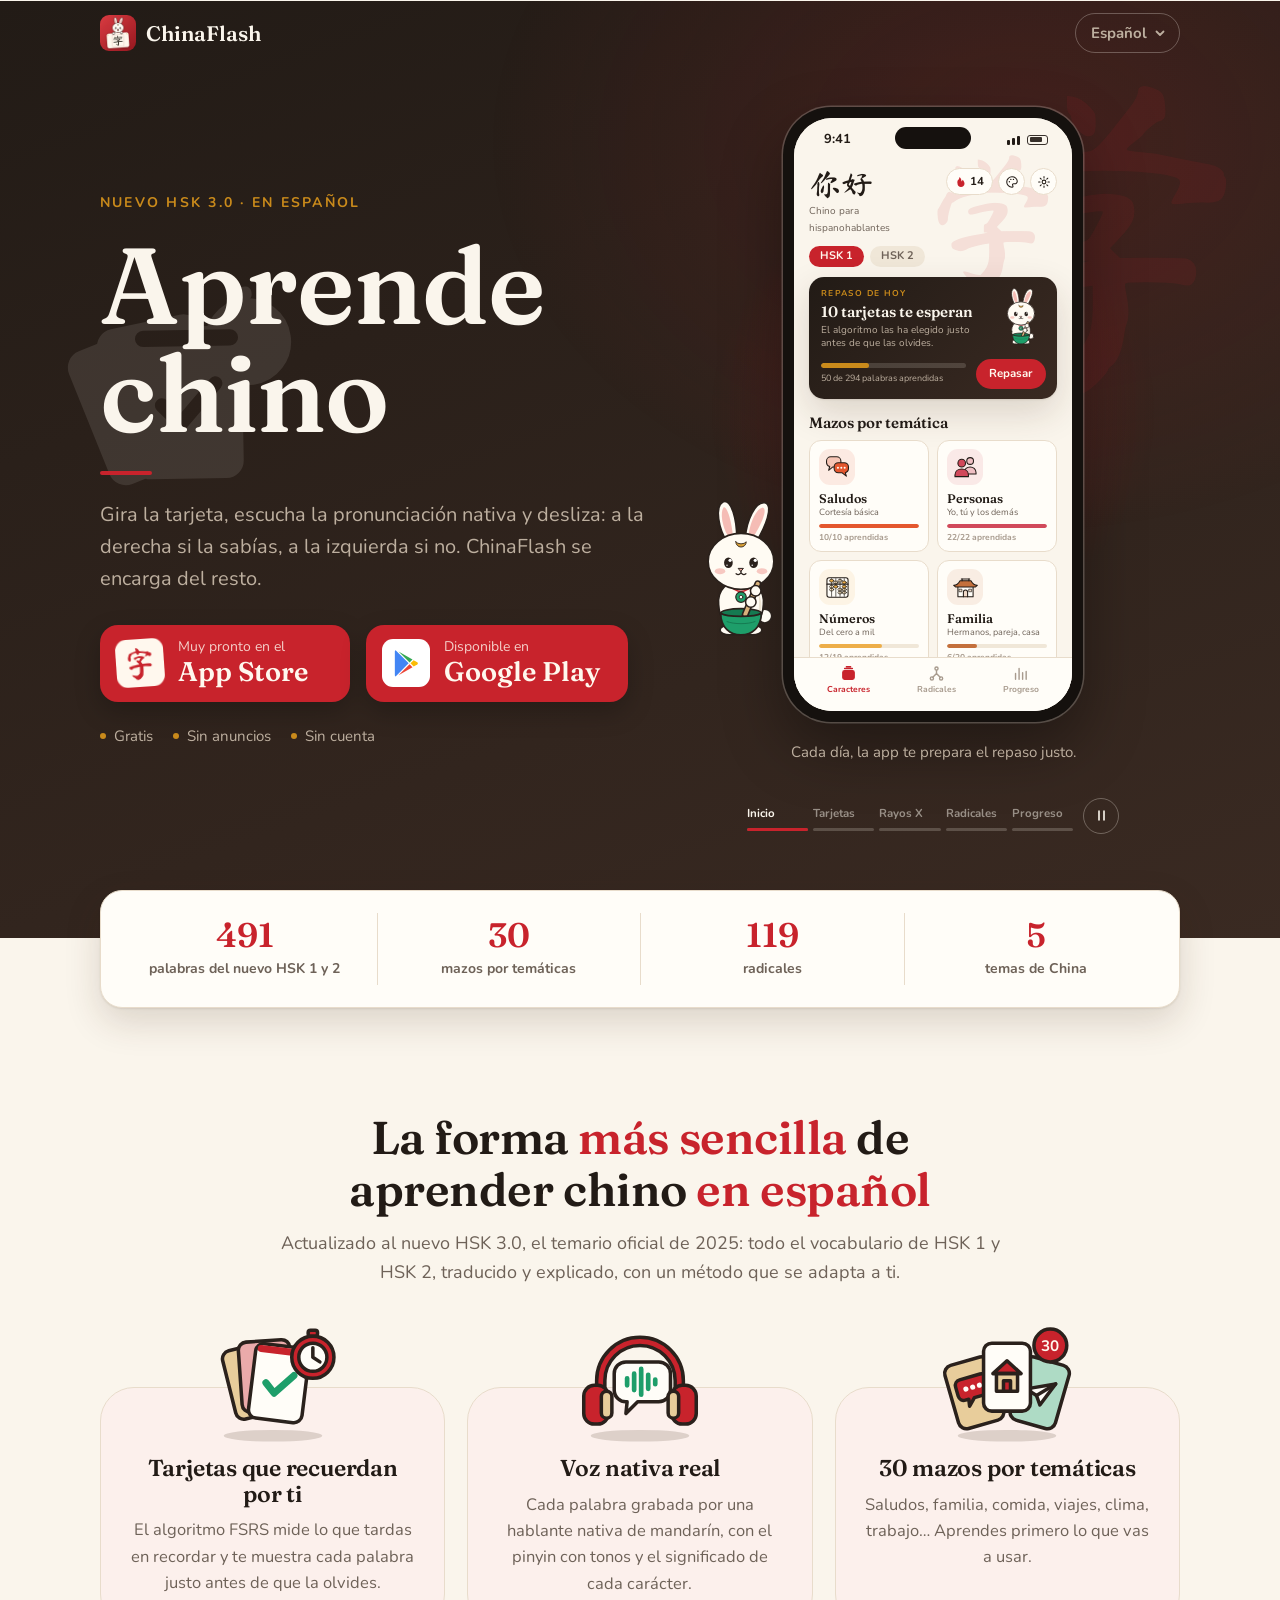
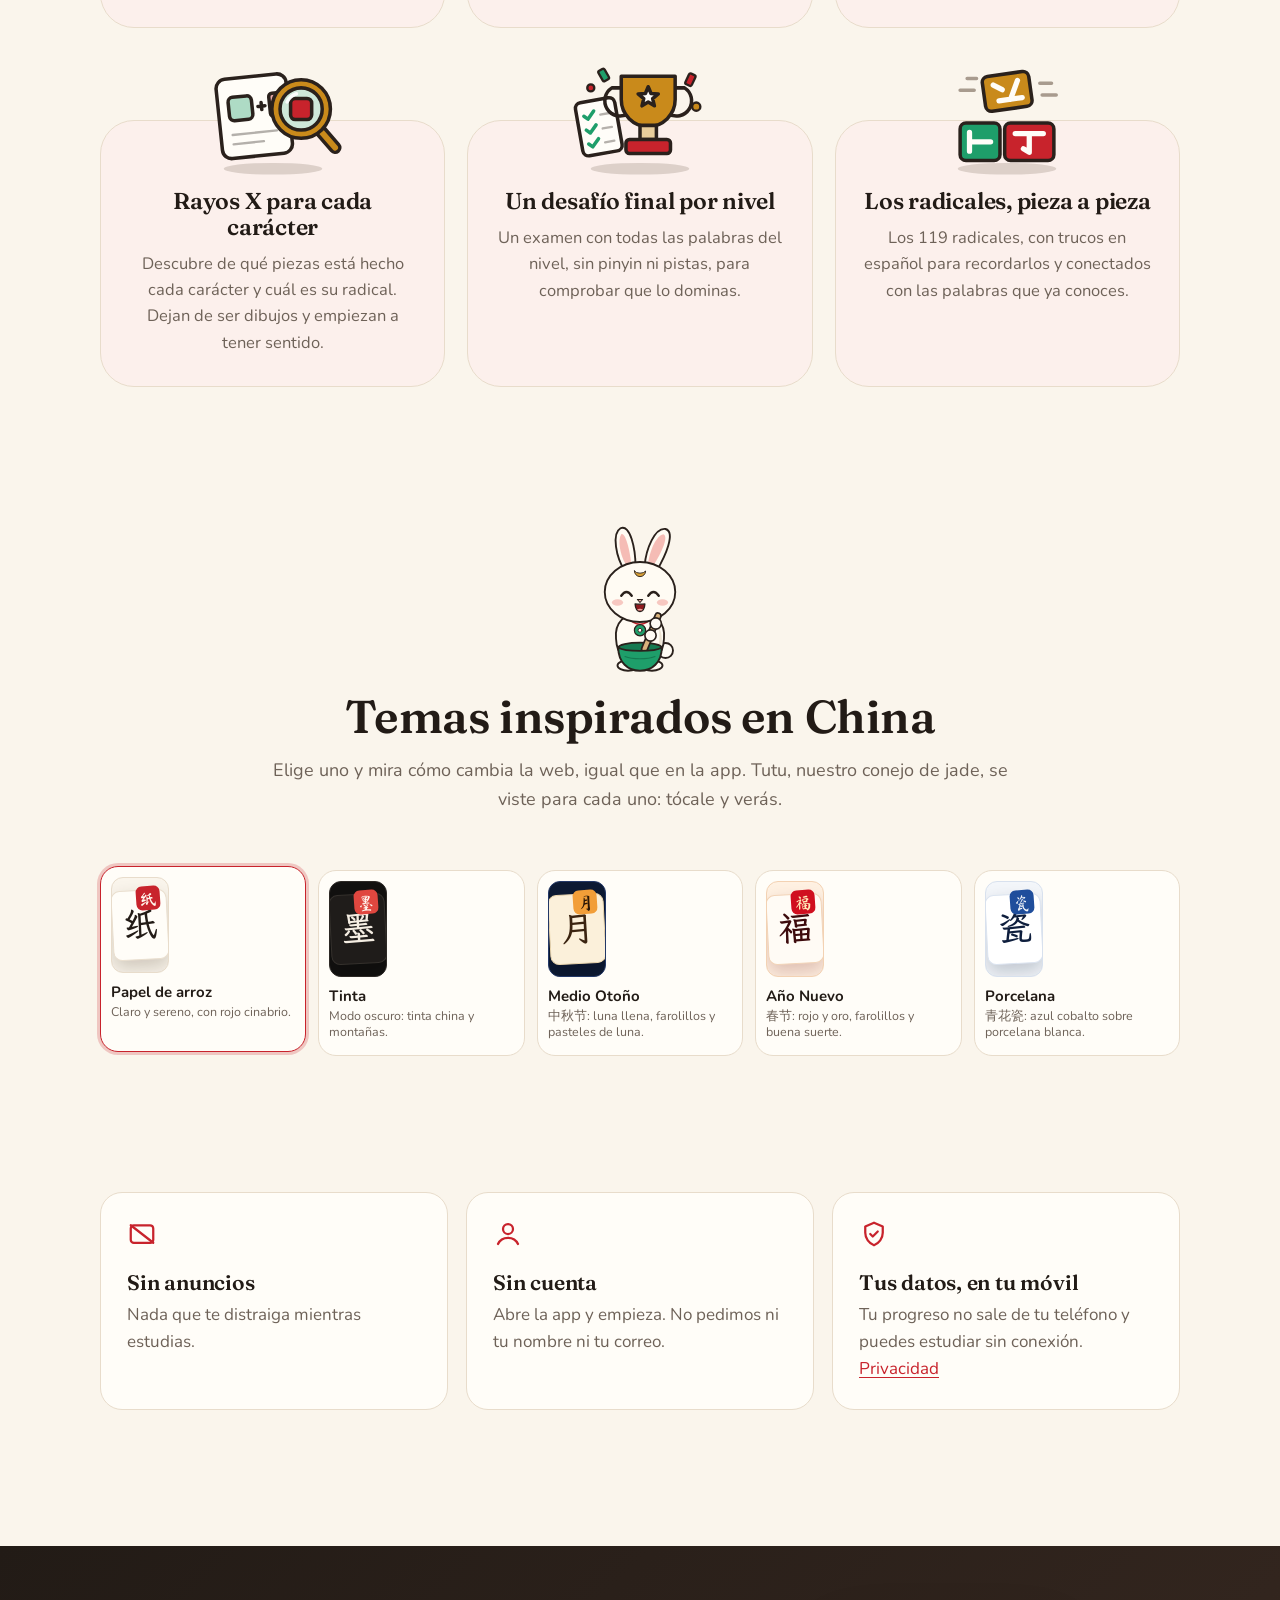
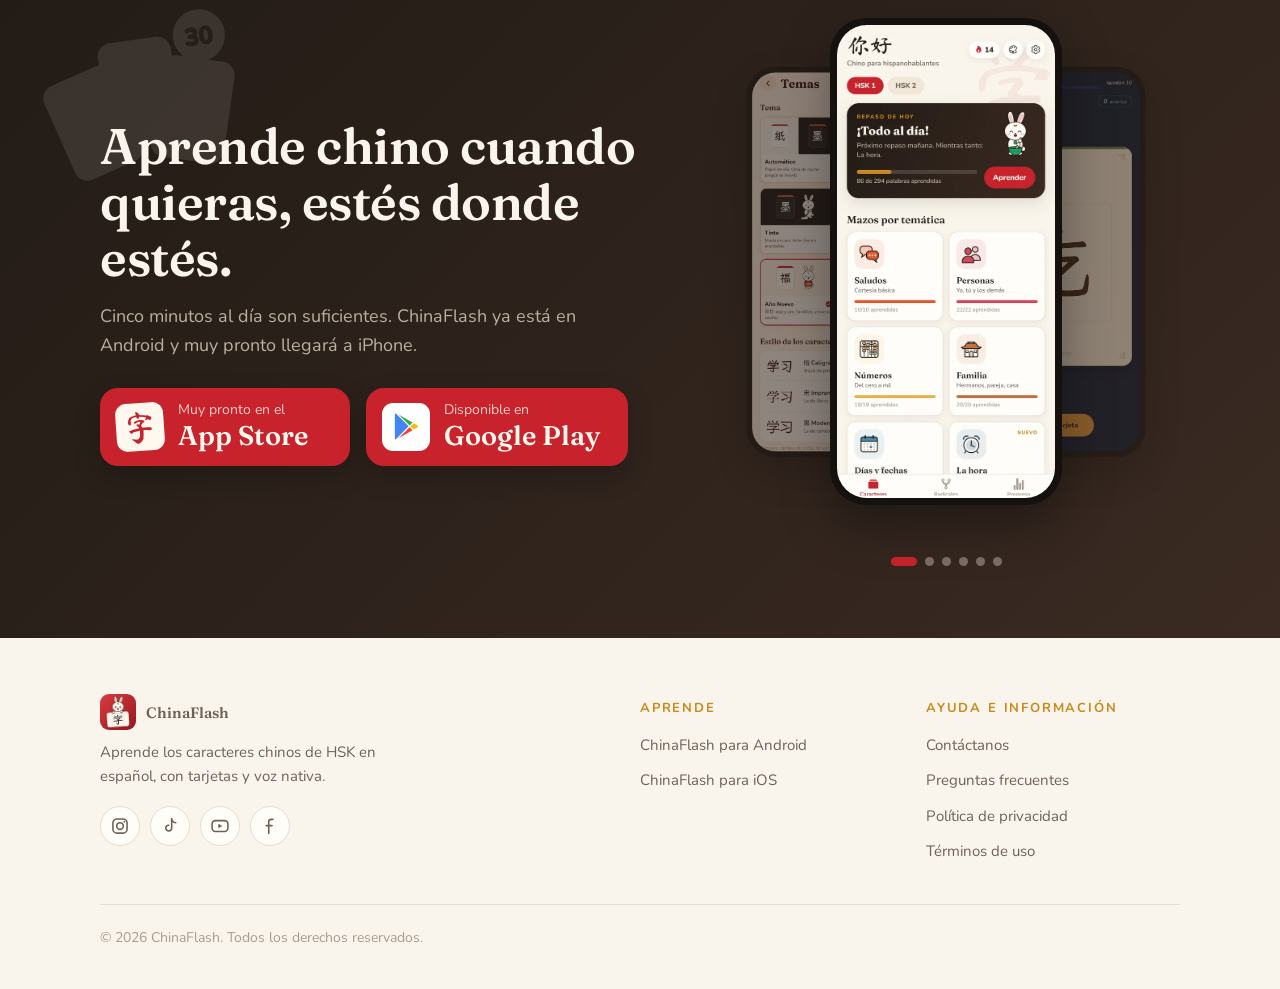
<file: index.html>
<!doctype html>
<html lang="es">
  <head>
    <meta charset="utf-8" />
    <meta name="viewport" content="width=device-width, initial-scale=1" />
    <title>ChinaFlash · Aprende chino HSK con tarjetas</title>
    <meta name="description" content="Aprende chino en español con el nuevo HSK 3.0: las 491 palabras de HSK 1 y HSK 2, con tarjetas que se adaptan a tu memoria y voz nativa. Para iPhone y Android." />
    <meta name="theme-color" content="#faf5ec" />
    <link rel="canonical" href="https://chinaflash.cc/" />
    <link rel="alternate" hreflang="es" href="https://chinaflash.cc/" />
    <link rel="alternate" hreflang="en" href="https://chinaflash.cc/en/" />
    <link rel="icon" href="/favicon.png?v=2" type="image/png" />
    <link rel="apple-touch-icon" href="/apple-touch-icon.png?v=2" />
    <meta property="og:title" content="ChinaFlash · Aprende chino" />
    <meta property="og:description" content="Actualizado al nuevo HSK 3.0: HSK 1 y HSK 2 en español, con tarjetas y voz nativa. Para iPhone y Android." />
    <meta property="og:image" content="https://chinaflash.cc/img/og.png" />
    <meta property="og:url" content="https://chinaflash.cc/" />
    <meta name="twitter:card" content="summary_large_image" />
    <script type="application/ld+json">{"@context":"https://schema.org","@type":"Organization","name":"ChinaFlash","url":"https://chinaflash.cc/","logo":"https://chinaflash.cc/apple-touch-icon.png","email":"support@chinaflash.cc","sameAs":["https://www.instagram.com/chinaflashapp/","https://www.tiktok.com/@chinaflashapp","https://www.youtube.com/@chinaflashapp","https://www.facebook.com/chinaflashapp"]}</script>
    <script>
      (function(){var p="auto";try{p=localStorage.getItem("cf-theme")||"auto"}catch(e){}document.documentElement.dataset.theme=/^(papel|tinta|otono|chunjie|porcelana)$/.test(p)?p:(matchMedia("(prefers-color-scheme: dark)").matches?"tinta":"papel")})();
    </script>
    <link rel="preload" href="/fonts/fraunces-600.woff2" as="font" type="font/woff2" crossorigin />
    <link rel="stylesheet" href="/style.css?v=12" />
    <script src="/tutu.js?v=11" defer></script>
    <script src="/site.js?v=11" defer></script>
  </head>
  <body>
    <a class="skip" href="#main">Saltar al contenido</a>
    <header class="top">
      <div class="wrap">
        <a class="brand" href="/"><img src="/img/icon.webp?v=2" alt="" width="36" height="36" />ChinaFlash</a>
        <details class="langsel"><summary aria-label="Idioma: Español">Español<svg viewBox="0 0 12 12" aria-hidden="true"><path d="M2.5 4.5 6 8l3.5-3.5"/></svg></summary><ul><li><a href="#" aria-current="true">Español</a></li><li><a href="/en/" hreflang="en" lang="en">English</a></li></ul></details>
      </div>
    </header>

    <main id="main">
      <section class="hero">
        <div class="hero-bg" data-hero-bg aria-hidden="true"></div>
        <div class="wrap">
          <div class="hero-text">
            <div class="tutu tutu-hero-m" data-tutu data-alive="calm" aria-hidden="true"></div>
            <p class="eyebrow">Nuevo HSK 3.0 · en español</p>
            <h1>Aprende chino</h1>
            <div class="rule"></div>
            <p class="lead">Gira la tarjeta, escucha la pronunciación nativa y desliza: a la derecha si la sabías, a la izquierda si no. ChinaFlash se encarga del resto.</p>
            <div class="stores">
              <span class="soon"><span class="soon-seal brush" aria-hidden="true">字</span><span><small>Muy pronto en el</small><strong>App Store</strong></span></span>
              <a class="soon" href="https://play.google.com/store/apps/details?id=com.chinaflash.app&amp;hl=es"><span class="soon-seal gp" aria-hidden="true"><svg viewBox="0 0 24 24"><path fill="#4285F4" d="M3.609 1.814 13.792 12 3.61 22.186a.996.996 0 0 1-.61-.92V2.734a1 1 0 0 1 .609-.92z"/><path fill="#34A853" d="M5.864 2.658 16.802 8.99l-2.303 2.303-8.635-8.635z"/><path fill="#FBBC04" d="m17.698 9.509 2.807 1.626a1 1 0 0 1 0 1.73l-2.808 1.626L15.206 12l2.492-2.491z"/><path fill="#EA4335" d="m14.499 12.707 2.302 2.302-10.937 6.333 8.635-8.635z"/></svg></span><span><small>Disponible en</small><strong>Google Play</strong></span></a>
            </div>
            <ul class="facts">
              <li>Gratis</li>
              <li>Sin anuncios</li>
              <li>Sin cuenta</li>
            </ul>
          </div>

          <div class="stage">
            <div class="tutu tutu-hero" data-tutu data-alive="calm" aria-hidden="true"></div>
            <div class="phone" role="img" aria-label="Demostración de la app ChinaFlash: pantalla de inicio, tarjetas, rayos X, radicales y progreso">
              <div class="screen show" data-show aria-hidden="true">
                <img src="/img/es/1-inicio.webp" width="540" height="1173" alt="" />
              </div>
            </div>
            <div class="show-ctl" data-show-controls></div>
          </div>
        </div>
      </section>

      <div class="wrap stats">
        <ul>
          <li><b>491</b><span>palabras del nuevo HSK 1 y 2</span></li>
          <li><b>30</b><span>mazos por temáticas</span></li>
          <li><b>119</b><span>radicales</span></li>
          <li><b>5</b><span>temas de China</span></li>
        </ul>
      </div>

      <section class="wrap section" id="funciones">
        <div class="head">
          <h2>La forma <span class="hl">más sencilla</span> de aprender chino <span class="hl">en español</span></h2>
          <p>Actualizado al nuevo HSK 3.0, el temario oficial de 2025: todo el vocabulario de HSK 1 y HSK 2, traducido y explicado, con un método que se adapta a ti.</p>
        </div>
        <div class="feats">
          <article class="feat">
            <svg class="feat-art" viewBox="0 0 128 104" aria-hidden="true" focusable="false"><ellipse class="a-shadow" cx="64" cy="97" rx="42" ry="5"/><rect class="a a-gold2" x="26" y="20" width="44" height="60" rx="7" transform="rotate(-14 48 50)"/><rect class="a a-acc2" x="36" y="16" width="44" height="60" rx="7" transform="rotate(-4 58 46)"/><g transform="rotate(7 68 52)"><rect class="a a-paper" x="46" y="20" width="46" height="64" rx="7"/><rect class="a-accent-bar" x="47.5" y="21.5" width="43" height="6" rx="3"/><path class="a-check" d="M58 53 l8 8 l15 -17"/></g><circle class="a a-acc" cx="98" cy="30" r="18"/><circle class="a a-paper" cx="98" cy="30" r="12"/><path class="a-line" d="M98 30 V22 M98 30 L104 34"/><rect class="a a-acc" x="94" y="7" width="8" height="5" rx="2"/></svg>
            <h3>Tarjetas que recuerdan por ti</h3>
            <p>El algoritmo FSRS mide lo que tardas en recordar y te muestra cada palabra justo antes de que la olvides.</p>
          </article>
          <article class="feat">
            <svg class="feat-art" viewBox="0 0 128 104" aria-hidden="true" focusable="false"><ellipse class="a-shadow" cx="64" cy="97" rx="42" ry="5"/><path class="a a-acc" d="M27 62 V50 A37 37 0 0 1 101 50 V62 H94 V50 A30 30 0 0 0 34 50 V62 Z"/><path class="a a-paper" d="M52 34 H80 A10 10 0 0 1 90 44 V58 A10 10 0 0 1 80 68 H62 L52 78 L53 68 A10 10 0 0 1 42 58 V44 A10 10 0 0 1 52 34 Z"/><path class="a-wave" d="M53 48 V54 M59 44 V58 M65 40 V62 M71 45 V57 M77 49 V53"/><rect class="a a-acc" x="16" y="54" width="21" height="33" rx="9"/><rect class="a a-gold2" x="31" y="59" width="9" height="23" rx="4.5"/><rect class="a a-acc" x="91" y="54" width="21" height="33" rx="9"/><rect class="a a-gold2" x="88" y="59" width="9" height="23" rx="4.5"/></svg>
            <h3>Voz nativa real</h3>
            <p>Cada palabra grabada por una hablante nativa de mandarín, con el pinyin con tonos y el significado de cada carácter.</p>
          </article>
          <article class="feat">
            <svg class="feat-art" viewBox="0 0 128 104" aria-hidden="true" focusable="false"><ellipse class="a-shadow" cx="64" cy="97" rx="42" ry="5"/><g transform="rotate(-16 64 96)"><rect class="a a-gold2" x="27" y="26" width="40" height="56" rx="7"/><path class="a a-acc" d="M38 40 H56 A5 5 0 0 1 61 45 V53 A5 5 0 0 1 56 58 H46 L40 64 L41 58 H38 A5 5 0 0 1 33 53 V45 A5 5 0 0 1 38 40 Z"/><circle class="a-paper" cx="41" cy="49" r="2.2"/><circle class="a-paper" cx="47" cy="49" r="2.2"/><circle class="a-paper" cx="53" cy="49" r="2.2"/></g><g transform="rotate(16 64 96)"><rect class="a a-jade2" x="61" y="26" width="40" height="56" rx="7"/><path class="a a-paper" d="M69 54 L92 43 L84 64 L79 57 Z"/><path class="a-line" d="M79 57 L92 43"/></g><rect class="a a-paper" x="44" y="18" width="40" height="58" rx="7"/><path class="a a-acc" d="M52 44 L64 33 L76 44 Z"/><rect class="a a-gold2" x="55" y="44" width="18" height="15"/><rect class="a a-acc" x="61" y="50" width="6" height="9"/><circle class="a a-acc" cx="101" cy="20" r="14"/><text class="a-num" x="101" y="25" text-anchor="middle">30</text></svg>
            <h3>30 mazos por temáticas</h3>
            <p>Saludos, familia, comida, viajes, clima, trabajo… Aprendes primero lo que vas a usar.</p>
          </article>
          <article class="feat">
            <svg class="feat-art" viewBox="0 0 128 104" aria-hidden="true" focusable="false"><ellipse class="a-shadow" cx="64" cy="97" rx="42" ry="5"/><g transform="rotate(-6 50 52)"><rect class="a a-paper" x="18" y="18" width="60" height="68" rx="8"/><rect class="a a-jade2" x="27" y="34" width="20" height="20" rx="4"/><path class="a-line" d="M52 44 H58 M55 41 V47"/><rect class="a a-acc2" x="62" y="34" width="10" height="20" rx="3"/><path class="a-thin" d="M28 66 H66 M28 74 H54"/></g><path class="a-handle" d="M104 64 L117 79"/><path class="a-handle-in" d="M104 64 L117 79"/><circle class="a a-gold" cx="88" cy="46" r="25"/><circle class="a a-lens" cx="88" cy="46" r="18"/><rect class="a a-acc" x="79" y="37" width="18" height="18" rx="4"/><path class="a-glare" d="M76 40 A13 13 0 0 1 84 33"/></svg>
            <h3>Rayos X para cada carácter</h3>
            <p>Descubre de qué piezas está hecho cada carácter y cuál es su radical. Dejan de ser dibujos y empiezan a tener sentido.</p>
          </article>
          <article class="feat">
            <svg class="feat-art" viewBox="0 0 128 104" aria-hidden="true" focusable="false"><ellipse class="a-shadow" cx="64" cy="97" rx="42" ry="5"/><g transform="rotate(-10 30 62)"><rect class="a a-paper" x="12" y="38" width="34" height="46" rx="5"/><path class="a-check-s" d="M18 50 l3 3 l6 -6 M18 62 l3 3 l6 -6 M18 74 l3 3 l6 -6"/><path class="a-thin" d="M32 51 H40 M32 63 H40 M32 75 H40"/></g><path class="a-line" d="M50 28 H40 A11 11 0 0 0 54 50 M92 28 H102 A11 11 0 0 1 88 50"/><path class="a a-gold" d="M48 18 H94 V38 A23 23 0 0 1 48 38 Z"/><path class="a a-paper" d="M71.0 27.0 L73.4 32.8 L79.6 33.2 L74.8 37.2 L76.3 43.3 L71.0 40.0 L65.7 43.3 L67.2 37.2 L62.4 33.2 L68.6 32.8 Z"/><rect class="a a-gold2" x="64" y="60" width="14" height="12"/><rect class="a a-acc" x="52" y="72" width="38" height="12" rx="3"/><rect class="a-conf a-acc-f" x="104" y="16" width="6" height="10" rx="1.5" transform="rotate(25 107 21)"/><rect class="a-conf a-jade-f" x="30" y="12" width="6" height="10" rx="1.5" transform="rotate(-30 33 17)"/><circle class="a-conf a-gold-f" cx="112" cy="44" r="3.5"/><circle class="a-conf a-acc-f" cx="22" cy="28" r="3"/></svg>
            <h3>Un desafío final por nivel</h3>
            <p>Un examen con todas las palabras del nivel, sin pinyin ni pistas, para comprobar que lo dominas.</p>
          </article>
          <article class="feat">
            <svg class="feat-art" viewBox="0 0 128 104" aria-hidden="true" focusable="false"><ellipse class="a-shadow" cx="64" cy="97" rx="42" ry="5"/><rect class="a a-jade" x="24" y="58" width="34" height="32" rx="5"/><path class="a-stroke" d="M32 66 V82 M32 74 H50"/><rect class="a a-acc" x="62" y="58" width="42" height="32" rx="5"/><path class="a-stroke" d="M71 67 H95 M83 67 V83 L78 80"/><g transform="rotate(-8 64 30)"><rect class="a a-gold" x="44" y="16" width="40" height="30" rx="5"/><path class="a-stroke" d="M53 24 L60 29 M74 23 L66 38 M56 38 H76"/></g><path class="a-motion" d="M38 20 H30 M36 30 H24 M92 24 H102 M94 34 H106"/></svg>
            <h3>Los radicales, pieza a pieza</h3>
            <p>Los 119 radicales, con trucos en español para recordarlos y conectados con las palabras que ya conoces.</p>
          </article>
        </div>
      </section>


      <section class="wrap section" id="temas">
        <div class="head">
          <div class="tutu tutu-themes" data-tutu data-alive data-mood="happy" aria-hidden="true"></div>
          <h2>Temas inspirados en China</h2>
          <p>Elige uno y mira cómo cambia la web, igual que en la app. Tutu, nuestro conejo de jade, se viste para cada uno: tócale y verás.</p>
        </div>
        <div class="themes" data-theme-tiles aria-label="Temas"></div>
      </section>

      <section class="wrap section">
        <div class="promise">
          <div>
            <svg viewBox="0 0 24 24" aria-hidden="true"><rect x="3" y="5" width="18" height="14" rx="2.5" /><path d="M3 5l18 14" /></svg>
            <h3>Sin anuncios</h3>
            <p>Nada que te distraiga mientras estudias.</p>
          </div>
          <div>
            <svg viewBox="0 0 24 24" aria-hidden="true"><circle cx="12" cy="8" r="4" /><path d="M4 20c1.5-3.5 4.5-5 8-5s6.5 1.5 8 5" /></svg>
            <h3>Sin cuenta</h3>
            <p>Abre la app y empieza. No pedimos ni tu nombre ni tu correo.</p>
          </div>
          <div>
            <svg viewBox="0 0 24 24" aria-hidden="true"><path d="M12 3l7 3v5c0 4.5-3 8.5-7 10-4-1.5-7-5.5-7-10V6l7-3Z" /><path d="m9 12 2 2 4-4" /></svg>
            <h3>Tus datos, en tu móvil</h3>
            <p>Tu progreso no sale de tu teléfono y puedes estudiar sin conexión. <a href="/privacidad/">Privacidad</a></p>
          </div>
        </div>
      </section>

      <section class="cta" id="descargar">
        <div class="cta-art" data-cta-art aria-hidden="true"></div>
        <div class="wrap">
          <div>
            <h2>Aprende chino cuando quieras, estés donde estés.</h2>
            <p>Cinco minutos al día son suficientes. ChinaFlash ya está en Android y muy pronto llegará a iPhone.</p>
            <div class="stores">
              <span class="soon"><span class="soon-seal brush" aria-hidden="true">字</span><span><small>Muy pronto en el</small><strong>App Store</strong></span></span>
              <a class="soon" href="https://play.google.com/store/apps/details?id=com.chinaflash.app&amp;hl=es"><span class="soon-seal gp" aria-hidden="true"><svg viewBox="0 0 24 24"><path fill="#4285F4" d="M3.609 1.814 13.792 12 3.61 22.186a.996.996 0 0 1-.61-.92V2.734a1 1 0 0 1 .609-.92z"/><path fill="#34A853" d="M5.864 2.658 16.802 8.99l-2.303 2.303-8.635-8.635z"/><path fill="#FBBC04" d="m17.698 9.509 2.807 1.626a1 1 0 0 1 0 1.73l-2.808 1.626L15.206 12l2.492-2.491z"/><path fill="#EA4335" d="m14.499 12.707 2.302 2.302-10.937 6.333 8.635-8.635z"/></svg></span><span><small>Disponible en</small><strong>Google Play</strong></span></a>
            </div>
          </div>
          <div class="car" data-carousel aria-roledescription="carrusel" aria-label="Capturas de la app">
            <div class="car-stage">
              <div class="slide"><img src="/img/es/1-inicio.webp" width="540" height="1173" loading="lazy" alt="Pantalla de inicio con el repaso de hoy y los mazos por temática" /></div>
              <div class="slide"><img src="/img/es/2-tarjeta.webp" width="540" height="1173" loading="lazy" alt="Tarjeta con un carácter chino y su pinyin" /></div>
              <div class="slide"><img src="/img/es/3-respuesta.webp" width="540" height="1173" loading="lazy" alt="Reverso de una tarjeta con el significado y los botones para responder" /></div>
              <div class="slide"><img src="/img/es/4-rayos-x.webp" width="540" height="1173" loading="lazy" alt="Rayos X de un carácter, con sus piezas y su radical" /></div>
              <div class="slide"><img src="/img/es/5-radicales.webp" width="540" height="1173" loading="lazy" alt="Pantalla de un radical con las palabras que lo contienen" /></div>
              <div class="slide"><img src="/img/es/6-temas.webp" width="540" height="1173" loading="lazy" alt="Ajustes con los cinco temas de la app" /></div>
            </div>
            <div class="dots"></div>
          </div>
        </div>
      </section>
    </main>

    <footer class="wrap foot">
      <div class="cols">
        <div>
          <a class="brand" href="/"><img src="/img/icon.webp?v=2" alt="" width="36" height="36" />ChinaFlash</a>
          <p>Aprende los caracteres chinos de HSK en español, con tarjetas y voz nativa.</p>
          <div class="social" aria-label="Redes sociales">
            <a href="https://www.instagram.com/chinaflashapp/" rel="me noopener" target="_blank" aria-label="Instagram"><svg viewBox="0 0 24 24" aria-hidden="true"><rect x="3.5" y="3.5" width="17" height="17" rx="5"/><circle cx="12" cy="12" r="4"/><circle class="dot" cx="17.2" cy="6.8" r="1.1"/></svg></a>
            <a href="https://www.tiktok.com/@chinaflashapp" rel="me noopener" target="_blank" aria-label="TikTok"><svg viewBox="0 0 24 24" aria-hidden="true"><path d="M14 3.5v11a3.5 3.5 0 1 1-3.5-3.5"/><path d="M14 3.5c.4 2.6 2.3 4.4 5 4.6"/></svg></a>
            <a href="https://www.youtube.com/@chinaflashapp" rel="me noopener" target="_blank" aria-label="YouTube"><svg viewBox="0 0 24 24" aria-hidden="true"><rect x="2.5" y="5.5" width="19" height="13" rx="4"/><path class="dot" d="M10 9.2v5.6l4.8-2.8Z"/></svg></a>
            <a href="https://www.facebook.com/chinaflashapp" rel="me noopener" target="_blank" aria-label="Facebook"><svg viewBox="0 0 24 24" aria-hidden="true"><path d="M15.5 4H13.5a3 3 0 0 0-3 3v14"/><path d="M7.5 11.5h7"/></svg></a>
          </div>
        </div>
        <div>
          <h4>Aprende</h4>
          <ul>
            <li><a href="https://play.google.com/store/apps/details?id=com.chinaflash.app&amp;hl=es">ChinaFlash para Android</a></li>
            <li><a href="/#descargar">ChinaFlash para iOS</a></li>
          </ul>
        </div>
        <div>
          <h4>Ayuda e información</h4>
          <ul>
            <li><a href="/contacto/">Contáctanos</a></li>
            <li><a href="/soporte/">Preguntas frecuentes</a></li>
            <li><a href="/privacidad/">Política de privacidad</a></li>
            <li><a href="/terminos/">Términos de uso</a></li>
          </ul>
        </div>
      </div>
      <p class="legal">© 2026 ChinaFlash. Todos los derechos reservados.</p>
    </footer>
  </body>
</html>
</file>
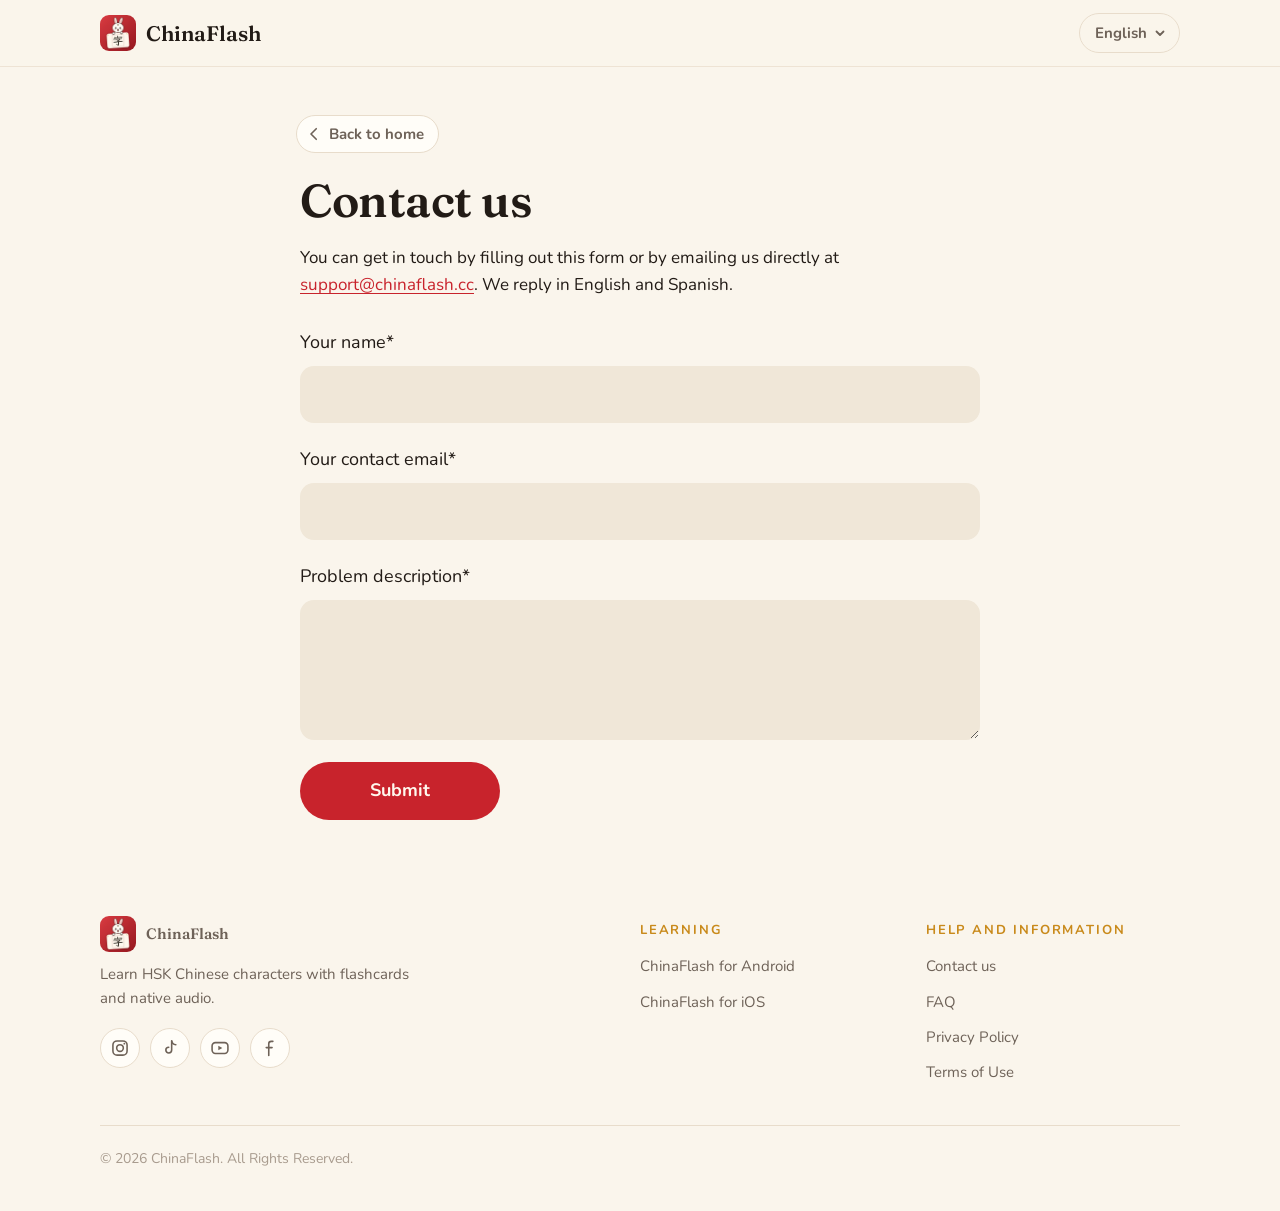
<file: contact/index.html>
<!doctype html>
<html lang="en">
  <head>
    <meta charset="utf-8" />
    <meta name="viewport" content="width=device-width, initial-scale=1" />
    <title>Contact us · ChinaFlash</title>
    <meta name="description" content="Get in touch with the ChinaFlash team." />
    <meta name="theme-color" content="#faf5ec" />
    <link rel="canonical" href="https://chinaflash.cc/contact/" />
    <link rel="alternate" hreflang="es" href="https://chinaflash.cc/contacto/" />
    <link rel="icon" href="/favicon.png?v=2" type="image/png" />
    <link rel="apple-touch-icon" href="/apple-touch-icon.png?v=2" />
    <script>
      (function(){var p="auto";try{p=localStorage.getItem("cf-theme")||"auto"}catch(e){}document.documentElement.dataset.theme=/^(papel|tinta|otono|chunjie|porcelana)$/.test(p)?p:(matchMedia("(prefers-color-scheme: dark)").matches?"tinta":"papel")})();
    </script>
    <link rel="stylesheet" href="/style.css?v=12" />
    <script src="/site.js?v=11" defer></script>
  </head>
  <body>
    <header class="top">
      <div class="wrap">
        <a class="brand" href="/en/"><img src="/img/icon.webp?v=2" alt="" width="36" height="36" />ChinaFlash</a>
        <details class="langsel"><summary aria-label="Language: English">English<svg viewBox="0 0 12 12" aria-hidden="true"><path d="M2.5 4.5 6 8l3.5-3.5"/></svg></summary><ul><li><a href="/contacto/" hreflang="es" lang="es">Español</a></li><li><a href="#" aria-current="true">English</a></li></ul></details>
      </div>
    </header>

    <main class="doc" id="main">
      <a class="goback" href="/en/"><svg viewBox="0 0 24 24" aria-hidden="true"><path d="M15 5l-7 7 7 7"/></svg>Back to home</a>
      <h1>Contact us</h1>
      <p>You can get in touch by filling out this form or by emailing us directly at <a href="mailto:support@chinaflash.cc">support@chinaflash.cc</a>. We reply in English and Spanish.</p>
      <form class="form" data-contact>
        <label>Your name*<input name="name" autocomplete="name" required /></label>
        <label>Your contact email*<input name="email" type="email" autocomplete="email" required /></label>
        <label>Problem description*<textarea name="message" required></textarea></label>
        <button type="submit">Submit</button>
        <p class="form-note" hidden>Your email app has opened with the message ready: just send it.</p>
      </form>
    </main>

    <footer class="wrap foot">
      <div class="cols">
        <div>
          <a class="brand" href="/en/"><img src="/img/icon.webp?v=2" alt="" width="36" height="36" />ChinaFlash</a>
          <p>Learn HSK Chinese characters with flashcards and native audio.</p>
          <div class="social" aria-label="Redes sociales">
            <a href="https://www.instagram.com/chinaflashapp/" rel="me noopener" target="_blank" aria-label="Instagram"><svg viewBox="0 0 24 24" aria-hidden="true"><rect x="3.5" y="3.5" width="17" height="17" rx="5"/><circle cx="12" cy="12" r="4"/><circle class="dot" cx="17.2" cy="6.8" r="1.1"/></svg></a>
            <a href="https://www.tiktok.com/@chinaflashapp" rel="me noopener" target="_blank" aria-label="TikTok"><svg viewBox="0 0 24 24" aria-hidden="true"><path d="M14 3.5v11a3.5 3.5 0 1 1-3.5-3.5"/><path d="M14 3.5c.4 2.6 2.3 4.4 5 4.6"/></svg></a>
            <a href="https://www.youtube.com/@chinaflashapp" rel="me noopener" target="_blank" aria-label="YouTube"><svg viewBox="0 0 24 24" aria-hidden="true"><rect x="2.5" y="5.5" width="19" height="13" rx="4"/><path class="dot" d="M10 9.2v5.6l4.8-2.8Z"/></svg></a>
            <a href="https://www.facebook.com/chinaflashapp" rel="me noopener" target="_blank" aria-label="Facebook"><svg viewBox="0 0 24 24" aria-hidden="true"><path d="M15.5 4H13.5a3 3 0 0 0-3 3v14"/><path d="M7.5 11.5h7"/></svg></a>
          </div>
        </div>
        <div>
          <h4>Learning</h4>
          <ul>
            <li><a href="https://play.google.com/store/apps/details?id=com.chinaflash.app&amp;hl=en">ChinaFlash for Android</a></li>
            <li><a href="/en/#download">ChinaFlash for iOS</a></li>
          </ul>
        </div>
        <div>
          <h4>Help and information</h4>
          <ul>
            <li><a href="/contact/">Contact us</a></li>
            <li><a href="/support/">FAQ</a></li>
            <li><a href="/privacy/">Privacy Policy</a></li>
            <li><a href="/terms/">Terms of Use</a></li>
          </ul>
        </div>
      </div>
      <p class="legal">© 2026 ChinaFlash. All Rights Reserved.</p>
    </footer>
  </body>
</html>
</file>
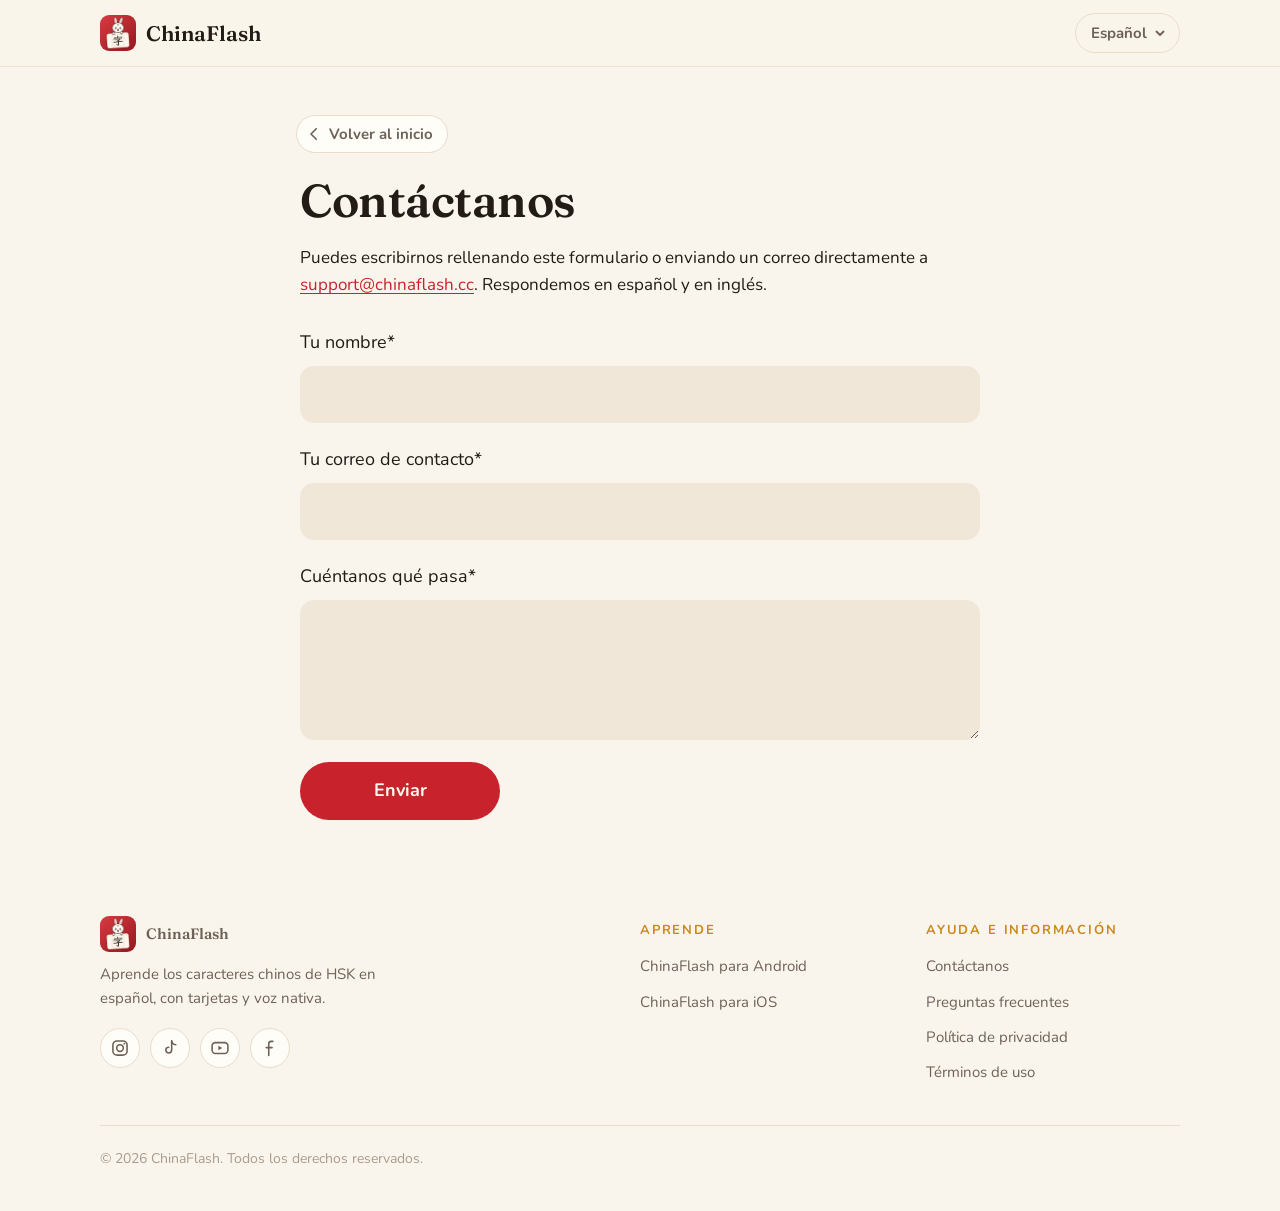
<file: contacto/index.html>
<!doctype html>
<html lang="es">
  <head>
    <meta charset="utf-8" />
    <meta name="viewport" content="width=device-width, initial-scale=1" />
    <title>Contáctanos · ChinaFlash</title>
    <meta name="description" content="Escribe al equipo de ChinaFlash." />
    <meta name="theme-color" content="#faf5ec" />
    <link rel="canonical" href="https://chinaflash.cc/contacto/" />
    <link rel="alternate" hreflang="en" href="https://chinaflash.cc/contact/" />
    <link rel="icon" href="/favicon.png?v=2" type="image/png" />
    <link rel="apple-touch-icon" href="/apple-touch-icon.png?v=2" />
    <script>
      (function(){var p="auto";try{p=localStorage.getItem("cf-theme")||"auto"}catch(e){}document.documentElement.dataset.theme=/^(papel|tinta|otono|chunjie|porcelana)$/.test(p)?p:(matchMedia("(prefers-color-scheme: dark)").matches?"tinta":"papel")})();
    </script>
    <link rel="stylesheet" href="/style.css?v=12" />
    <script src="/site.js?v=11" defer></script>
  </head>
  <body>
    <header class="top">
      <div class="wrap">
        <a class="brand" href="/"><img src="/img/icon.webp?v=2" alt="" width="36" height="36" />ChinaFlash</a>
        <details class="langsel"><summary aria-label="Idioma: Español">Español<svg viewBox="0 0 12 12" aria-hidden="true"><path d="M2.5 4.5 6 8l3.5-3.5"/></svg></summary><ul><li><a href="#" aria-current="true">Español</a></li><li><a href="/contact/" hreflang="en" lang="en">English</a></li></ul></details>
      </div>
    </header>

    <main class="doc" id="main">
      <a class="goback" href="/"><svg viewBox="0 0 24 24" aria-hidden="true"><path d="M15 5l-7 7 7 7"/></svg>Volver al inicio</a>
      <h1>Contáctanos</h1>
      <p>Puedes escribirnos rellenando este formulario o enviando un correo directamente a <a href="mailto:support@chinaflash.cc">support@chinaflash.cc</a>. Respondemos en español y en inglés.</p>
      <form class="form" data-contact>
        <label>Tu nombre*<input name="name" autocomplete="name" required /></label>
        <label>Tu correo de contacto*<input name="email" type="email" autocomplete="email" required /></label>
        <label>Cuéntanos qué pasa*<textarea name="message" required></textarea></label>
        <button type="submit">Enviar</button>
        <p class="form-note" hidden>Se ha abierto tu aplicación de correo con el mensaje listo: solo tienes que enviarlo.</p>
      </form>
    </main>

    <footer class="wrap foot">
      <div class="cols">
        <div>
          <a class="brand" href="/"><img src="/img/icon.webp?v=2" alt="" width="36" height="36" />ChinaFlash</a>
          <p>Aprende los caracteres chinos de HSK en español, con tarjetas y voz nativa.</p>
          <div class="social" aria-label="Redes sociales">
            <a href="https://www.instagram.com/chinaflashapp/" rel="me noopener" target="_blank" aria-label="Instagram"><svg viewBox="0 0 24 24" aria-hidden="true"><rect x="3.5" y="3.5" width="17" height="17" rx="5"/><circle cx="12" cy="12" r="4"/><circle class="dot" cx="17.2" cy="6.8" r="1.1"/></svg></a>
            <a href="https://www.tiktok.com/@chinaflashapp" rel="me noopener" target="_blank" aria-label="TikTok"><svg viewBox="0 0 24 24" aria-hidden="true"><path d="M14 3.5v11a3.5 3.5 0 1 1-3.5-3.5"/><path d="M14 3.5c.4 2.6 2.3 4.4 5 4.6"/></svg></a>
            <a href="https://www.youtube.com/@chinaflashapp" rel="me noopener" target="_blank" aria-label="YouTube"><svg viewBox="0 0 24 24" aria-hidden="true"><rect x="2.5" y="5.5" width="19" height="13" rx="4"/><path class="dot" d="M10 9.2v5.6l4.8-2.8Z"/></svg></a>
            <a href="https://www.facebook.com/chinaflashapp" rel="me noopener" target="_blank" aria-label="Facebook"><svg viewBox="0 0 24 24" aria-hidden="true"><path d="M15.5 4H13.5a3 3 0 0 0-3 3v14"/><path d="M7.5 11.5h7"/></svg></a>
          </div>
        </div>
        <div>
          <h4>Aprende</h4>
          <ul>
            <li><a href="https://play.google.com/store/apps/details?id=com.chinaflash.app&amp;hl=es">ChinaFlash para Android</a></li>
            <li><a href="/#descargar">ChinaFlash para iOS</a></li>
          </ul>
        </div>
        <div>
          <h4>Ayuda e información</h4>
          <ul>
            <li><a href="/contacto/">Contáctanos</a></li>
            <li><a href="/soporte/">Preguntas frecuentes</a></li>
            <li><a href="/privacidad/">Política de privacidad</a></li>
            <li><a href="/terminos/">Términos de uso</a></li>
          </ul>
        </div>
      </div>
      <p class="legal">© 2026 ChinaFlash. Todos los derechos reservados.</p>
    </footer>
  </body>
</html>
</file>
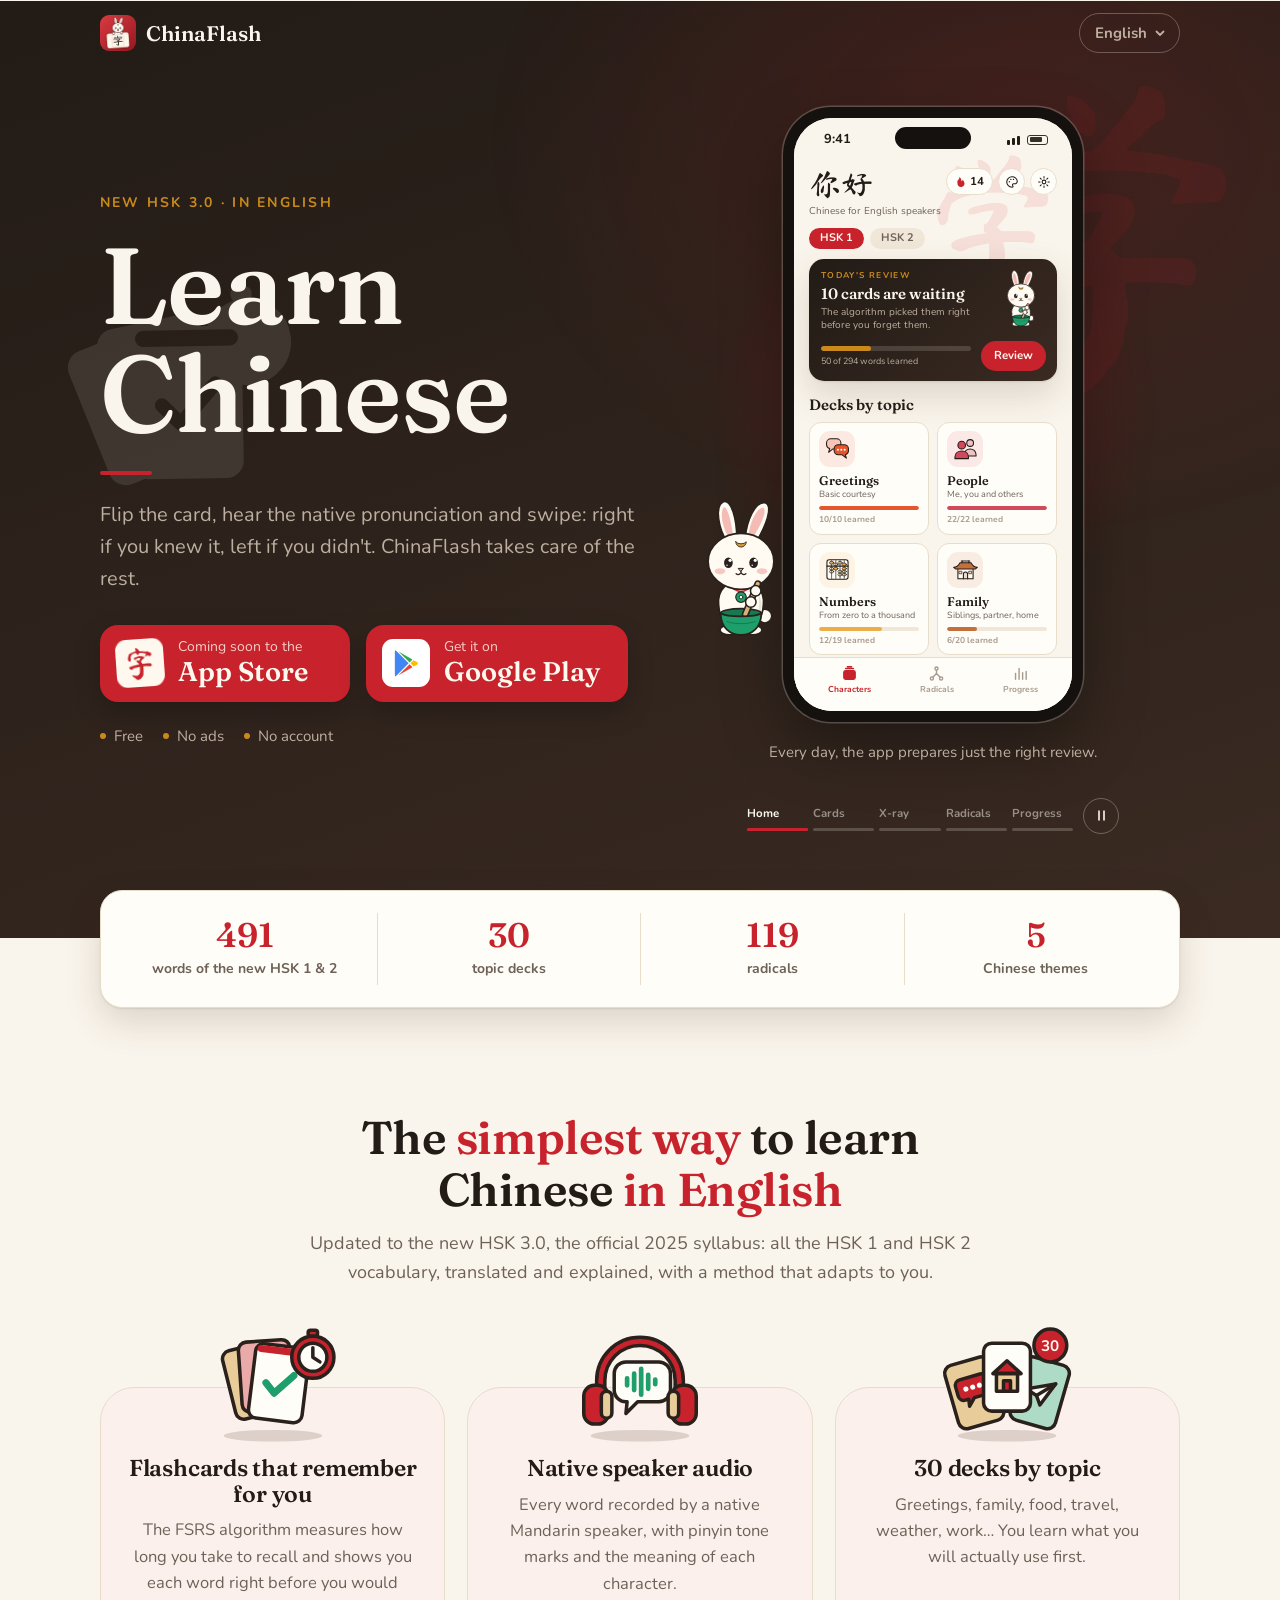
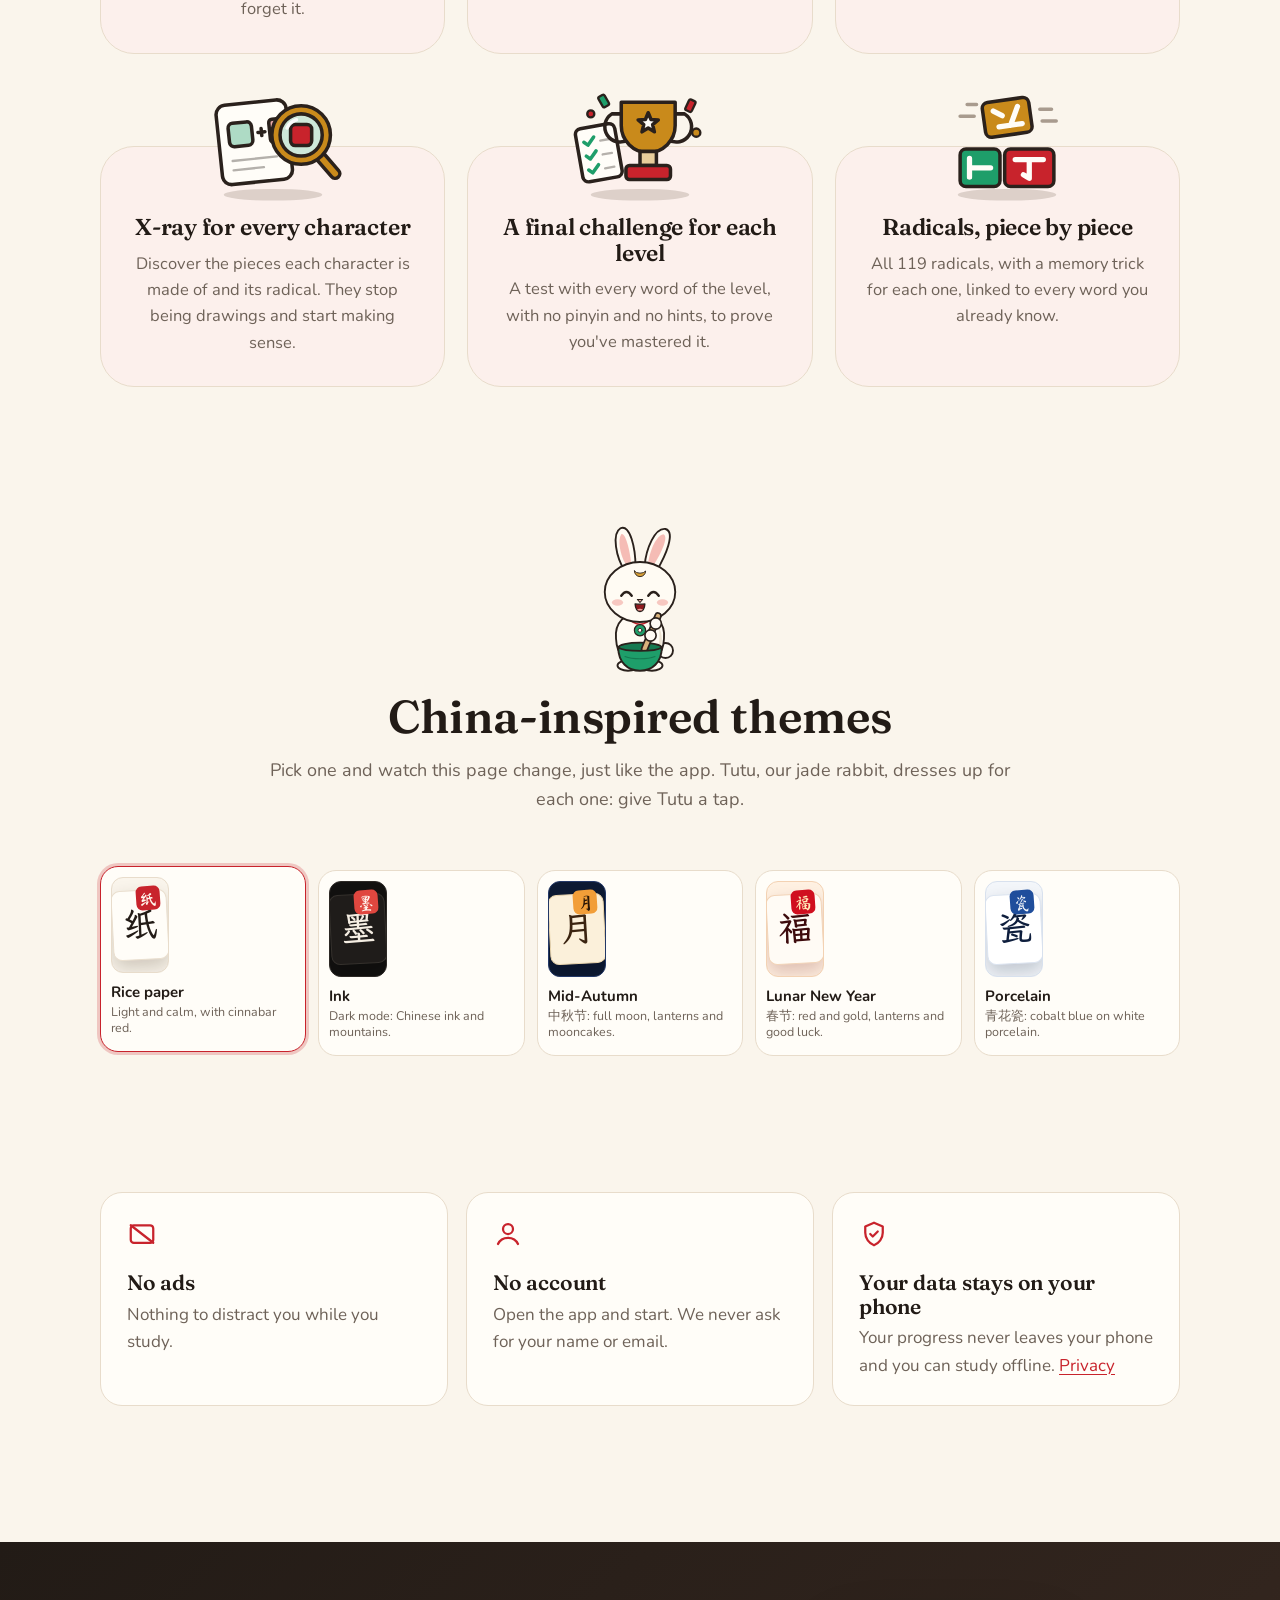
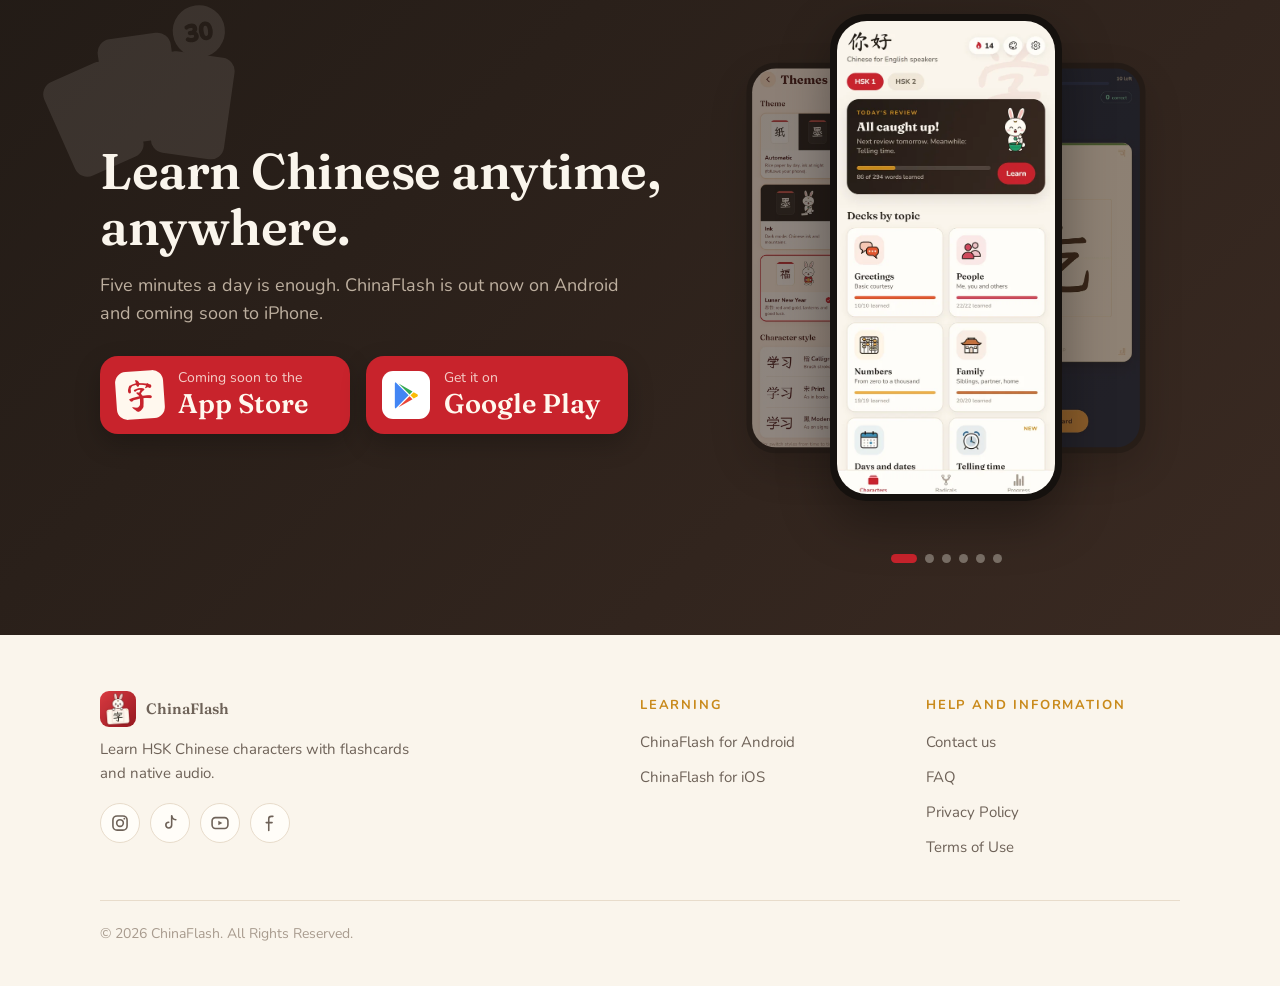
<file: en/index.html>
<!doctype html>
<html lang="en">
  <head>
    <meta charset="utf-8" />
    <meta name="viewport" content="width=device-width, initial-scale=1" />
    <title>ChinaFlash · Learn Chinese HSK with flashcards</title>
    <meta name="description" content="Learn Chinese with the new HSK 3.0: all 491 words of HSK 1 and HSK 2, with flashcards that adapt to your memory and native audio. For iPhone and Android." />
    <meta name="theme-color" content="#faf5ec" />
    <link rel="canonical" href="https://chinaflash.cc/en/" />
    <link rel="alternate" hreflang="es" href="https://chinaflash.cc/" />
    <link rel="alternate" hreflang="en" href="https://chinaflash.cc/en/" />
    <link rel="icon" href="/favicon.png?v=2" type="image/png" />
    <link rel="apple-touch-icon" href="/apple-touch-icon.png?v=2" />
    <meta property="og:title" content="ChinaFlash · Learn Chinese" />
    <meta property="og:description" content="Updated to the new HSK 3.0: HSK 1 and HSK 2 with flashcards and native audio. For iPhone and Android." />
    <meta property="og:image" content="https://chinaflash.cc/img/og.png" />
    <meta property="og:url" content="https://chinaflash.cc/en/" />
    <meta name="twitter:card" content="summary_large_image" />
    <script type="application/ld+json">{"@context":"https://schema.org","@type":"Organization","name":"ChinaFlash","url":"https://chinaflash.cc/","logo":"https://chinaflash.cc/apple-touch-icon.png","email":"support@chinaflash.cc","sameAs":["https://www.instagram.com/chinaflashapp/","https://www.tiktok.com/@chinaflashapp","https://www.youtube.com/@chinaflashapp","https://www.facebook.com/chinaflashapp"]}</script>
    <script>
      (function(){var p="auto";try{p=localStorage.getItem("cf-theme")||"auto"}catch(e){}document.documentElement.dataset.theme=/^(papel|tinta|otono|chunjie|porcelana)$/.test(p)?p:(matchMedia("(prefers-color-scheme: dark)").matches?"tinta":"papel")})();
    </script>
    <link rel="preload" href="/fonts/fraunces-600.woff2" as="font" type="font/woff2" crossorigin />
    <link rel="stylesheet" href="/style.css?v=12" />
    <script src="/tutu.js?v=11" defer></script>
    <script src="/site.js?v=11" defer></script>
  </head>
  <body>
    <a class="skip" href="#main">Skip to content</a>
    <header class="top">
      <div class="wrap">
        <a class="brand" href="/en/"><img src="/img/icon.webp?v=2" alt="" width="36" height="36" />ChinaFlash</a>
        <details class="langsel"><summary aria-label="Language: English">English<svg viewBox="0 0 12 12" aria-hidden="true"><path d="M2.5 4.5 6 8l3.5-3.5"/></svg></summary><ul><li><a href="/" hreflang="es" lang="es">Español</a></li><li><a href="#" aria-current="true">English</a></li></ul></details>
      </div>
    </header>

    <main id="main">
      <section class="hero">
        <div class="hero-bg" data-hero-bg aria-hidden="true"></div>
        <div class="wrap">
          <div class="hero-text">
            <div class="tutu tutu-hero-m" data-tutu data-alive="calm" aria-hidden="true"></div>
            <p class="eyebrow">New HSK 3.0 · in English</p>
            <h1>Learn Chinese</h1>
            <div class="rule"></div>
            <p class="lead">Flip the card, hear the native pronunciation and swipe: right if you knew it, left if you didn't. ChinaFlash takes care of the rest.</p>
            <div class="stores">
              <span class="soon"><span class="soon-seal brush" aria-hidden="true">字</span><span><small>Coming soon to the</small><strong>App Store</strong></span></span>
              <a class="soon" href="https://play.google.com/store/apps/details?id=com.chinaflash.app&amp;hl=en"><span class="soon-seal gp" aria-hidden="true"><svg viewBox="0 0 24 24"><path fill="#4285F4" d="M3.609 1.814 13.792 12 3.61 22.186a.996.996 0 0 1-.61-.92V2.734a1 1 0 0 1 .609-.92z"/><path fill="#34A853" d="M5.864 2.658 16.802 8.99l-2.303 2.303-8.635-8.635z"/><path fill="#FBBC04" d="m17.698 9.509 2.807 1.626a1 1 0 0 1 0 1.73l-2.808 1.626L15.206 12l2.492-2.491z"/><path fill="#EA4335" d="m14.499 12.707 2.302 2.302-10.937 6.333 8.635-8.635z"/></svg></span><span><small>Get it on</small><strong>Google Play</strong></span></a>
            </div>
            <ul class="facts">
              <li>Free</li>
              <li>No ads</li>
              <li>No account</li>
            </ul>
          </div>

          <div class="stage">
            <div class="tutu tutu-hero" data-tutu data-alive="calm" aria-hidden="true"></div>
            <div class="phone" role="img" aria-label="Demo of the ChinaFlash app: home screen, flashcards, X-ray, radicals and progress">
              <div class="screen show" data-show aria-hidden="true">
                <img src="/img/en/1-inicio.webp" width="540" height="1173" alt="" />
              </div>
            </div>
            <div class="show-ctl" data-show-controls></div>
          </div>
        </div>
      </section>

      <div class="wrap stats">
        <ul>
          <li><b>491</b><span>words of the new HSK 1 &amp; 2</span></li>
          <li><b>30</b><span>topic decks</span></li>
          <li><b>119</b><span>radicals</span></li>
          <li><b>5</b><span>Chinese themes</span></li>
        </ul>
      </div>

      <section class="wrap section" id="features">
        <div class="head">
          <h2>The <span class="hl">simplest way</span> to learn Chinese <span class="hl">in English</span></h2>
          <p>Updated to the new HSK 3.0, the official 2025 syllabus: all the HSK 1 and HSK 2 vocabulary, translated and explained, with a method that adapts to you.</p>
        </div>
        <div class="feats">
          <article class="feat">
            <svg class="feat-art" viewBox="0 0 128 104" aria-hidden="true" focusable="false"><ellipse class="a-shadow" cx="64" cy="97" rx="42" ry="5"/><rect class="a a-gold2" x="26" y="20" width="44" height="60" rx="7" transform="rotate(-14 48 50)"/><rect class="a a-acc2" x="36" y="16" width="44" height="60" rx="7" transform="rotate(-4 58 46)"/><g transform="rotate(7 68 52)"><rect class="a a-paper" x="46" y="20" width="46" height="64" rx="7"/><rect class="a-accent-bar" x="47.5" y="21.5" width="43" height="6" rx="3"/><path class="a-check" d="M58 53 l8 8 l15 -17"/></g><circle class="a a-acc" cx="98" cy="30" r="18"/><circle class="a a-paper" cx="98" cy="30" r="12"/><path class="a-line" d="M98 30 V22 M98 30 L104 34"/><rect class="a a-acc" x="94" y="7" width="8" height="5" rx="2"/></svg>
            <h3>Flashcards that remember for you</h3>
            <p>The FSRS algorithm measures how long you take to recall and shows you each word right before you would forget it.</p>
          </article>
          <article class="feat">
            <svg class="feat-art" viewBox="0 0 128 104" aria-hidden="true" focusable="false"><ellipse class="a-shadow" cx="64" cy="97" rx="42" ry="5"/><path class="a a-acc" d="M27 62 V50 A37 37 0 0 1 101 50 V62 H94 V50 A30 30 0 0 0 34 50 V62 Z"/><path class="a a-paper" d="M52 34 H80 A10 10 0 0 1 90 44 V58 A10 10 0 0 1 80 68 H62 L52 78 L53 68 A10 10 0 0 1 42 58 V44 A10 10 0 0 1 52 34 Z"/><path class="a-wave" d="M53 48 V54 M59 44 V58 M65 40 V62 M71 45 V57 M77 49 V53"/><rect class="a a-acc" x="16" y="54" width="21" height="33" rx="9"/><rect class="a a-gold2" x="31" y="59" width="9" height="23" rx="4.5"/><rect class="a a-acc" x="91" y="54" width="21" height="33" rx="9"/><rect class="a a-gold2" x="88" y="59" width="9" height="23" rx="4.5"/></svg>
            <h3>Native speaker audio</h3>
            <p>Every word recorded by a native Mandarin speaker, with pinyin tone marks and the meaning of each character.</p>
          </article>
          <article class="feat">
            <svg class="feat-art" viewBox="0 0 128 104" aria-hidden="true" focusable="false"><ellipse class="a-shadow" cx="64" cy="97" rx="42" ry="5"/><g transform="rotate(-16 64 96)"><rect class="a a-gold2" x="27" y="26" width="40" height="56" rx="7"/><path class="a a-acc" d="M38 40 H56 A5 5 0 0 1 61 45 V53 A5 5 0 0 1 56 58 H46 L40 64 L41 58 H38 A5 5 0 0 1 33 53 V45 A5 5 0 0 1 38 40 Z"/><circle class="a-paper" cx="41" cy="49" r="2.2"/><circle class="a-paper" cx="47" cy="49" r="2.2"/><circle class="a-paper" cx="53" cy="49" r="2.2"/></g><g transform="rotate(16 64 96)"><rect class="a a-jade2" x="61" y="26" width="40" height="56" rx="7"/><path class="a a-paper" d="M69 54 L92 43 L84 64 L79 57 Z"/><path class="a-line" d="M79 57 L92 43"/></g><rect class="a a-paper" x="44" y="18" width="40" height="58" rx="7"/><path class="a a-acc" d="M52 44 L64 33 L76 44 Z"/><rect class="a a-gold2" x="55" y="44" width="18" height="15"/><rect class="a a-acc" x="61" y="50" width="6" height="9"/><circle class="a a-acc" cx="101" cy="20" r="14"/><text class="a-num" x="101" y="25" text-anchor="middle">30</text></svg>
            <h3>30 decks by topic</h3>
            <p>Greetings, family, food, travel, weather, work… You learn what you will actually use first.</p>
          </article>
          <article class="feat">
            <svg class="feat-art" viewBox="0 0 128 104" aria-hidden="true" focusable="false"><ellipse class="a-shadow" cx="64" cy="97" rx="42" ry="5"/><g transform="rotate(-6 50 52)"><rect class="a a-paper" x="18" y="18" width="60" height="68" rx="8"/><rect class="a a-jade2" x="27" y="34" width="20" height="20" rx="4"/><path class="a-line" d="M52 44 H58 M55 41 V47"/><rect class="a a-acc2" x="62" y="34" width="10" height="20" rx="3"/><path class="a-thin" d="M28 66 H66 M28 74 H54"/></g><path class="a-handle" d="M104 64 L117 79"/><path class="a-handle-in" d="M104 64 L117 79"/><circle class="a a-gold" cx="88" cy="46" r="25"/><circle class="a a-lens" cx="88" cy="46" r="18"/><rect class="a a-acc" x="79" y="37" width="18" height="18" rx="4"/><path class="a-glare" d="M76 40 A13 13 0 0 1 84 33"/></svg>
            <h3>X-ray for every character</h3>
            <p>Discover the pieces each character is made of and its radical. They stop being drawings and start making sense.</p>
          </article>
          <article class="feat">
            <svg class="feat-art" viewBox="0 0 128 104" aria-hidden="true" focusable="false"><ellipse class="a-shadow" cx="64" cy="97" rx="42" ry="5"/><g transform="rotate(-10 30 62)"><rect class="a a-paper" x="12" y="38" width="34" height="46" rx="5"/><path class="a-check-s" d="M18 50 l3 3 l6 -6 M18 62 l3 3 l6 -6 M18 74 l3 3 l6 -6"/><path class="a-thin" d="M32 51 H40 M32 63 H40 M32 75 H40"/></g><path class="a-line" d="M50 28 H40 A11 11 0 0 0 54 50 M92 28 H102 A11 11 0 0 1 88 50"/><path class="a a-gold" d="M48 18 H94 V38 A23 23 0 0 1 48 38 Z"/><path class="a a-paper" d="M71.0 27.0 L73.4 32.8 L79.6 33.2 L74.8 37.2 L76.3 43.3 L71.0 40.0 L65.7 43.3 L67.2 37.2 L62.4 33.2 L68.6 32.8 Z"/><rect class="a a-gold2" x="64" y="60" width="14" height="12"/><rect class="a a-acc" x="52" y="72" width="38" height="12" rx="3"/><rect class="a-conf a-acc-f" x="104" y="16" width="6" height="10" rx="1.5" transform="rotate(25 107 21)"/><rect class="a-conf a-jade-f" x="30" y="12" width="6" height="10" rx="1.5" transform="rotate(-30 33 17)"/><circle class="a-conf a-gold-f" cx="112" cy="44" r="3.5"/><circle class="a-conf a-acc-f" cx="22" cy="28" r="3"/></svg>
            <h3>A final challenge for each level</h3>
            <p>A test with every word of the level, with no pinyin and no hints, to prove you've mastered it.</p>
          </article>
          <article class="feat">
            <svg class="feat-art" viewBox="0 0 128 104" aria-hidden="true" focusable="false"><ellipse class="a-shadow" cx="64" cy="97" rx="42" ry="5"/><rect class="a a-jade" x="24" y="58" width="34" height="32" rx="5"/><path class="a-stroke" d="M32 66 V82 M32 74 H50"/><rect class="a a-acc" x="62" y="58" width="42" height="32" rx="5"/><path class="a-stroke" d="M71 67 H95 M83 67 V83 L78 80"/><g transform="rotate(-8 64 30)"><rect class="a a-gold" x="44" y="16" width="40" height="30" rx="5"/><path class="a-stroke" d="M53 24 L60 29 M74 23 L66 38 M56 38 H76"/></g><path class="a-motion" d="M38 20 H30 M36 30 H24 M92 24 H102 M94 34 H106"/></svg>
            <h3>Radicals, piece by piece</h3>
            <p>All 119 radicals, with a memory trick for each one, linked to every word you already know.</p>
          </article>
        </div>
      </section>


      <section class="wrap section" id="themes">
        <div class="head">
          <div class="tutu tutu-themes" data-tutu data-alive data-mood="happy" aria-hidden="true"></div>
          <h2>China-inspired themes</h2>
          <p>Pick one and watch this page change, just like the app. Tutu, our jade rabbit, dresses up for each one: give Tutu a tap.</p>
        </div>
        <div class="themes" data-theme-tiles aria-label="Themes"></div>
      </section>

      <section class="wrap section">
        <div class="promise">
          <div>
            <svg viewBox="0 0 24 24" aria-hidden="true"><rect x="3" y="5" width="18" height="14" rx="2.5" /><path d="M3 5l18 14" /></svg>
            <h3>No ads</h3>
            <p>Nothing to distract you while you study.</p>
          </div>
          <div>
            <svg viewBox="0 0 24 24" aria-hidden="true"><circle cx="12" cy="8" r="4" /><path d="M4 20c1.5-3.5 4.5-5 8-5s6.5 1.5 8 5" /></svg>
            <h3>No account</h3>
            <p>Open the app and start. We never ask for your name or email.</p>
          </div>
          <div>
            <svg viewBox="0 0 24 24" aria-hidden="true"><path d="M12 3l7 3v5c0 4.5-3 8.5-7 10-4-1.5-7-5.5-7-10V6l7-3Z" /><path d="m9 12 2 2 4-4" /></svg>
            <h3>Your data stays on your phone</h3>
            <p>Your progress never leaves your phone and you can study offline. <a href="/privacy/">Privacy</a></p>
          </div>
        </div>
      </section>

      <section class="cta" id="download">
        <div class="cta-art" data-cta-art aria-hidden="true"></div>
        <div class="wrap">
          <div>
            <h2>Learn Chinese anytime, anywhere.</h2>
            <p>Five minutes a day is enough. ChinaFlash is out now on Android and coming soon to iPhone.</p>
            <div class="stores">
              <span class="soon"><span class="soon-seal brush" aria-hidden="true">字</span><span><small>Coming soon to the</small><strong>App Store</strong></span></span>
              <a class="soon" href="https://play.google.com/store/apps/details?id=com.chinaflash.app&amp;hl=en"><span class="soon-seal gp" aria-hidden="true"><svg viewBox="0 0 24 24"><path fill="#4285F4" d="M3.609 1.814 13.792 12 3.61 22.186a.996.996 0 0 1-.61-.92V2.734a1 1 0 0 1 .609-.92z"/><path fill="#34A853" d="M5.864 2.658 16.802 8.99l-2.303 2.303-8.635-8.635z"/><path fill="#FBBC04" d="m17.698 9.509 2.807 1.626a1 1 0 0 1 0 1.73l-2.808 1.626L15.206 12l2.492-2.491z"/><path fill="#EA4335" d="m14.499 12.707 2.302 2.302-10.937 6.333 8.635-8.635z"/></svg></span><span><small>Get it on</small><strong>Google Play</strong></span></a>
            </div>
          </div>
          <div class="car" data-carousel aria-roledescription="carousel" aria-label="App screenshots">
            <div class="car-stage">
              <div class="slide"><img src="/img/en/1-inicio.webp" width="540" height="1173" loading="lazy" alt="Home screen with today's review and the decks by topic" /></div>
              <div class="slide"><img src="/img/en/2-tarjeta.webp" width="540" height="1173" loading="lazy" alt="Flashcard with a Chinese character and its pinyin" /></div>
              <div class="slide"><img src="/img/en/3-respuesta.webp" width="540" height="1173" loading="lazy" alt="Back of a card with the meaning and the answer buttons" /></div>
              <div class="slide"><img src="/img/en/4-rayos-x.webp" width="540" height="1173" loading="lazy" alt="X-ray of a character, with its pieces and radical" /></div>
              <div class="slide"><img src="/img/en/5-radicales.webp" width="540" height="1173" loading="lazy" alt="A radical's screen with the words that contain it" /></div>
              <div class="slide"><img src="/img/en/6-temas.webp" width="540" height="1173" loading="lazy" alt="Settings with the five app themes" /></div>
            </div>
            <div class="dots"></div>
          </div>
        </div>
      </section>
    </main>

    <footer class="wrap foot">
      <div class="cols">
        <div>
          <a class="brand" href="/en/"><img src="/img/icon.webp?v=2" alt="" width="36" height="36" />ChinaFlash</a>
          <p>Learn HSK Chinese characters with flashcards and native audio.</p>
          <div class="social" aria-label="Redes sociales">
            <a href="https://www.instagram.com/chinaflashapp/" rel="me noopener" target="_blank" aria-label="Instagram"><svg viewBox="0 0 24 24" aria-hidden="true"><rect x="3.5" y="3.5" width="17" height="17" rx="5"/><circle cx="12" cy="12" r="4"/><circle class="dot" cx="17.2" cy="6.8" r="1.1"/></svg></a>
            <a href="https://www.tiktok.com/@chinaflashapp" rel="me noopener" target="_blank" aria-label="TikTok"><svg viewBox="0 0 24 24" aria-hidden="true"><path d="M14 3.5v11a3.5 3.5 0 1 1-3.5-3.5"/><path d="M14 3.5c.4 2.6 2.3 4.4 5 4.6"/></svg></a>
            <a href="https://www.youtube.com/@chinaflashapp" rel="me noopener" target="_blank" aria-label="YouTube"><svg viewBox="0 0 24 24" aria-hidden="true"><rect x="2.5" y="5.5" width="19" height="13" rx="4"/><path class="dot" d="M10 9.2v5.6l4.8-2.8Z"/></svg></a>
            <a href="https://www.facebook.com/chinaflashapp" rel="me noopener" target="_blank" aria-label="Facebook"><svg viewBox="0 0 24 24" aria-hidden="true"><path d="M15.5 4H13.5a3 3 0 0 0-3 3v14"/><path d="M7.5 11.5h7"/></svg></a>
          </div>
        </div>
        <div>
          <h4>Learning</h4>
          <ul>
            <li><a href="https://play.google.com/store/apps/details?id=com.chinaflash.app&amp;hl=en">ChinaFlash for Android</a></li>
            <li><a href="/en/#download">ChinaFlash for iOS</a></li>
          </ul>
        </div>
        <div>
          <h4>Help and information</h4>
          <ul>
            <li><a href="/contact/">Contact us</a></li>
            <li><a href="/support/">FAQ</a></li>
            <li><a href="/privacy/">Privacy Policy</a></li>
            <li><a href="/terms/">Terms of Use</a></li>
          </ul>
        </div>
      </div>
      <p class="legal">© 2026 ChinaFlash. All Rights Reserved.</p>
    </footer>
  </body>
</html>
</file>
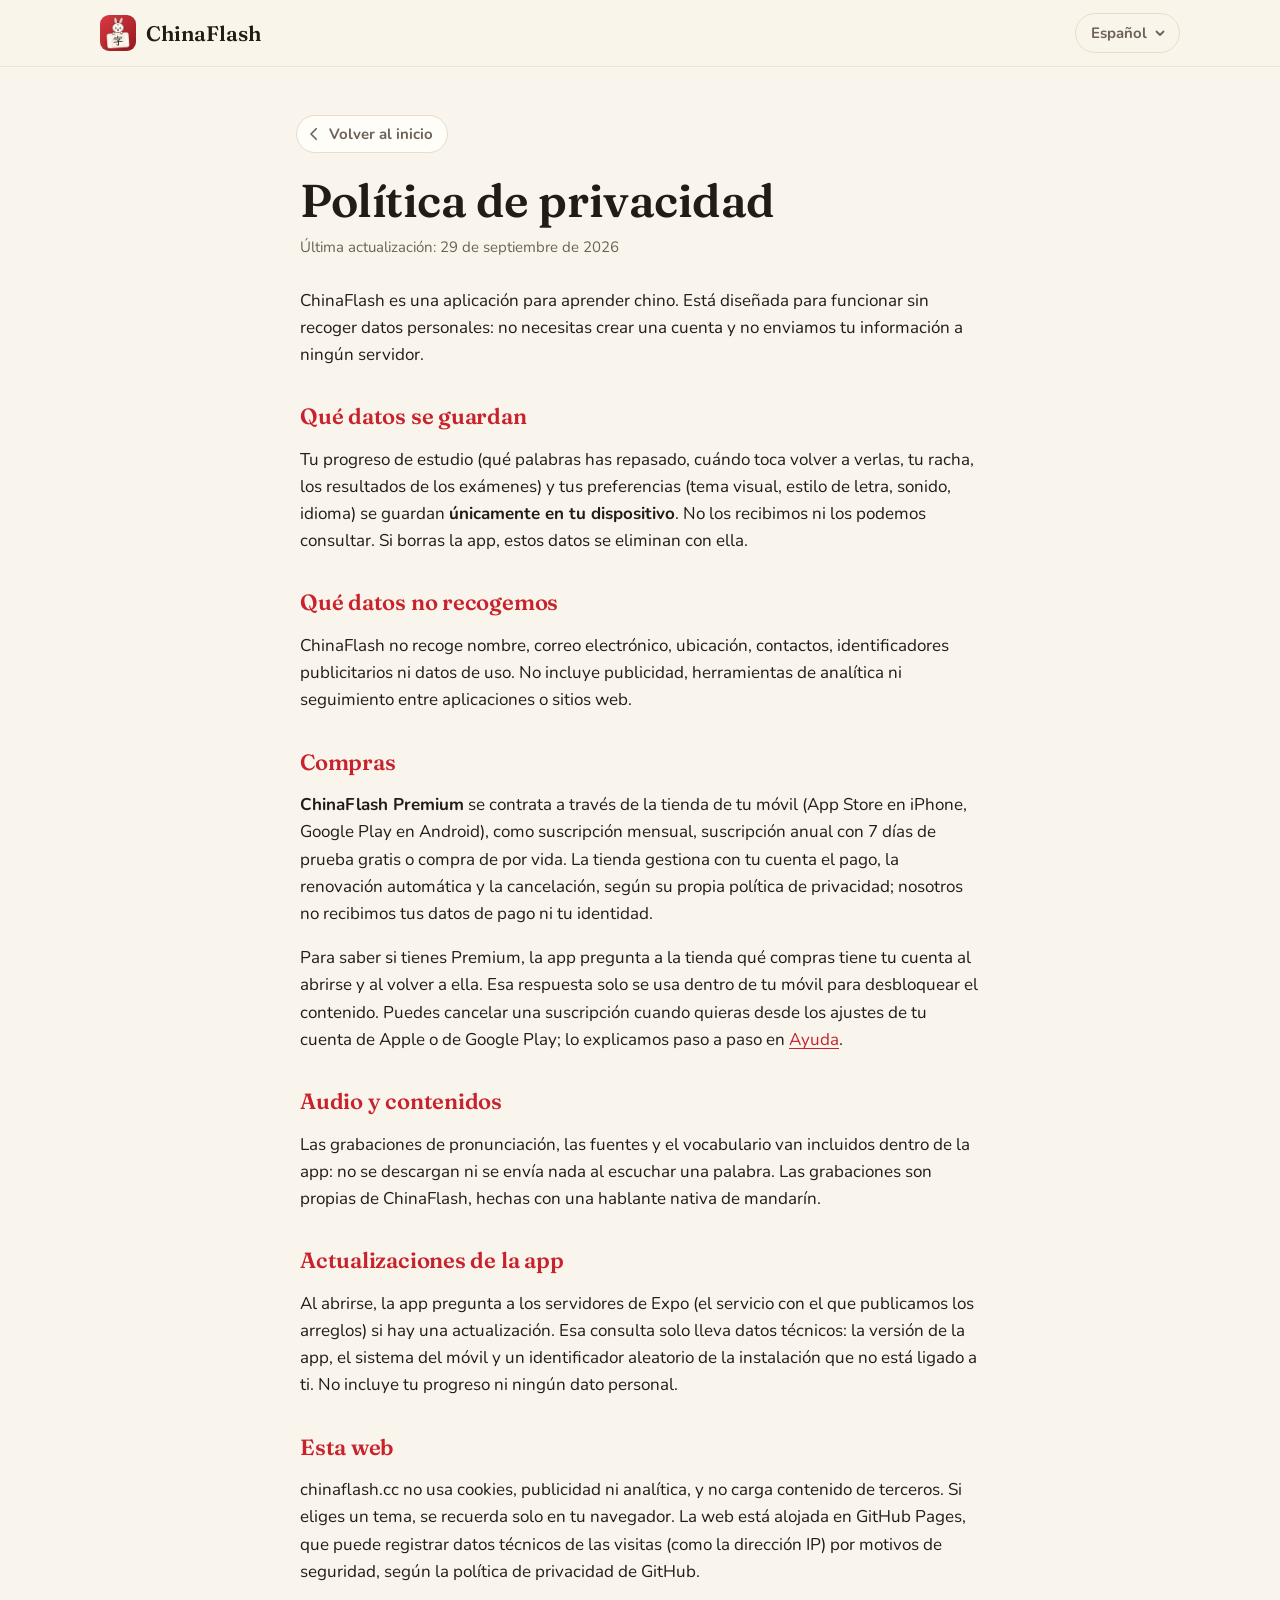
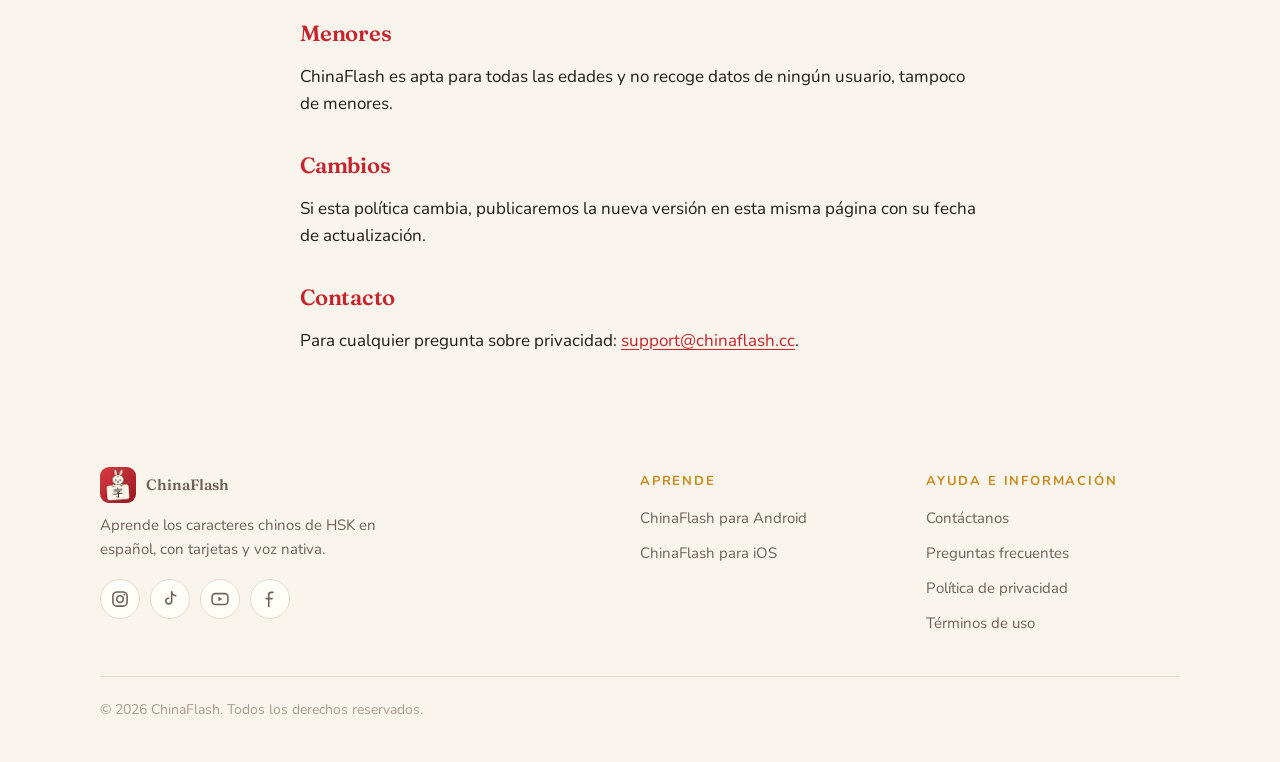
<file: privacidad/index.html>
<!doctype html>
<html lang="es">
  <head>
    <meta charset="utf-8" />
    <meta name="viewport" content="width=device-width, initial-scale=1" />
    <title>Política de privacidad · ChinaFlash</title>
    <meta name="description" content="ChinaFlash no recoge datos personales: tu progreso se guarda solo en tu dispositivo." />
    <meta name="theme-color" content="#faf5ec" />
    <link rel="canonical" href="https://chinaflash.cc/privacidad/" />
    <link rel="alternate" hreflang="en" href="https://chinaflash.cc/privacy/" />
    <link rel="icon" href="/favicon.png?v=2" type="image/png" />
    <link rel="apple-touch-icon" href="/apple-touch-icon.png?v=2" />
    <script>
      (function(){var p="auto";try{p=localStorage.getItem("cf-theme")||"auto"}catch(e){}document.documentElement.dataset.theme=/^(papel|tinta|otono|chunjie|porcelana)$/.test(p)?p:(matchMedia("(prefers-color-scheme: dark)").matches?"tinta":"papel")})();
    </script>
    <link rel="stylesheet" href="/style.css?v=12" />
    <script src="/site.js?v=11" defer></script>
  </head>
  <body>
    <header class="top">
      <div class="wrap">
        <a class="brand" href="/"><img src="/img/icon.webp?v=2" alt="" width="36" height="36" />ChinaFlash</a>
        <details class="langsel"><summary aria-label="Idioma: Español">Español<svg viewBox="0 0 12 12" aria-hidden="true"><path d="M2.5 4.5 6 8l3.5-3.5"/></svg></summary><ul><li><a href="#" aria-current="true">Español</a></li><li><a href="/privacy/" hreflang="en" lang="en">English</a></li></ul></details>
      </div>
    </header>

    <main class="doc" id="main">
      <a class="goback" href="/"><svg viewBox="0 0 24 24" aria-hidden="true"><path d="M15 5l-7 7 7 7"/></svg>Volver al inicio</a>
      <h1>Política de privacidad</h1>
      <p class="meta">Última actualización: 29 de septiembre de 2026</p>

      <p>ChinaFlash es una aplicación para aprender chino. Está diseñada para funcionar sin recoger datos personales: no necesitas crear una cuenta y no enviamos tu información a ningún servidor.</p>

      <h2>Qué datos se guardan</h2>
      <p>Tu progreso de estudio (qué palabras has repasado, cuándo toca volver a verlas, tu racha, los resultados de los exámenes) y tus preferencias (tema visual, estilo de letra, sonido, idioma) se guardan <strong>únicamente en tu dispositivo</strong>. No los recibimos ni los podemos consultar. Si borras la app, estos datos se eliminan con ella.</p>

      <h2>Qué datos no recogemos</h2>
      <p>ChinaFlash no recoge nombre, correo electrónico, ubicación, contactos, identificadores publicitarios ni datos de uso. No incluye publicidad, herramientas de analítica ni seguimiento entre aplicaciones o sitios web.</p>

      <h2>Compras</h2>
      <p><strong>ChinaFlash Premium</strong> se contrata a través de la tienda de tu móvil (App Store en iPhone, Google Play en Android), como suscripción mensual, suscripción anual con 7 días de prueba gratis o compra de por vida. La tienda gestiona con tu cuenta el pago, la renovación automática y la cancelación, según su propia política de privacidad; nosotros no recibimos tus datos de pago ni tu identidad.</p>
      <p>Para saber si tienes Premium, la app pregunta a la tienda qué compras tiene tu cuenta al abrirse y al volver a ella. Esa respuesta solo se usa dentro de tu móvil para desbloquear el contenido. Puedes cancelar una suscripción cuando quieras desde los ajustes de tu cuenta de Apple o de Google Play; lo explicamos paso a paso en <a href="/soporte/">Ayuda</a>.</p>

      <h2>Audio y contenidos</h2>
      <p>Las grabaciones de pronunciación, las fuentes y el vocabulario van incluidos dentro de la app: no se descargan ni se envía nada al escuchar una palabra. Las grabaciones son propias de ChinaFlash, hechas con una hablante nativa de mandarín.</p>

      <h2>Actualizaciones de la app</h2>
      <p>Al abrirse, la app pregunta a los servidores de Expo (el servicio con el que publicamos los arreglos) si hay una actualización. Esa consulta solo lleva datos técnicos: la versión de la app, el sistema del móvil y un identificador aleatorio de la instalación que no está ligado a ti. No incluye tu progreso ni ningún dato personal.</p>

      <h2>Esta web</h2>
      <p>chinaflash.cc no usa cookies, publicidad ni analítica, y no carga contenido de terceros. Si eliges un tema, se recuerda solo en tu navegador. La web está alojada en GitHub Pages, que puede registrar datos técnicos de las visitas (como la dirección IP) por motivos de seguridad, según la política de privacidad de GitHub.</p>

      <h2>Menores</h2>
      <p>ChinaFlash es apta para todas las edades y no recoge datos de ningún usuario, tampoco de menores.</p>

      <h2>Cambios</h2>
      <p>Si esta política cambia, publicaremos la nueva versión en esta misma página con su fecha de actualización.</p>

      <h2>Contacto</h2>
      <p>Para cualquier pregunta sobre privacidad: <a href="mailto:support@chinaflash.cc">support@chinaflash.cc</a>.</p>
    </main>

    <footer class="wrap foot">
      <div class="cols">
        <div>
          <a class="brand" href="/"><img src="/img/icon.webp?v=2" alt="" width="36" height="36" />ChinaFlash</a>
          <p>Aprende los caracteres chinos de HSK en español, con tarjetas y voz nativa.</p>
          <div class="social" aria-label="Redes sociales">
            <a href="https://www.instagram.com/chinaflashapp/" rel="me noopener" target="_blank" aria-label="Instagram"><svg viewBox="0 0 24 24" aria-hidden="true"><rect x="3.5" y="3.5" width="17" height="17" rx="5"/><circle cx="12" cy="12" r="4"/><circle class="dot" cx="17.2" cy="6.8" r="1.1"/></svg></a>
            <a href="https://www.tiktok.com/@chinaflashapp" rel="me noopener" target="_blank" aria-label="TikTok"><svg viewBox="0 0 24 24" aria-hidden="true"><path d="M14 3.5v11a3.5 3.5 0 1 1-3.5-3.5"/><path d="M14 3.5c.4 2.6 2.3 4.4 5 4.6"/></svg></a>
            <a href="https://www.youtube.com/@chinaflashapp" rel="me noopener" target="_blank" aria-label="YouTube"><svg viewBox="0 0 24 24" aria-hidden="true"><rect x="2.5" y="5.5" width="19" height="13" rx="4"/><path class="dot" d="M10 9.2v5.6l4.8-2.8Z"/></svg></a>
            <a href="https://www.facebook.com/chinaflashapp" rel="me noopener" target="_blank" aria-label="Facebook"><svg viewBox="0 0 24 24" aria-hidden="true"><path d="M15.5 4H13.5a3 3 0 0 0-3 3v14"/><path d="M7.5 11.5h7"/></svg></a>
          </div>
        </div>
        <div>
          <h4>Aprende</h4>
          <ul>
            <li><a href="https://play.google.com/store/apps/details?id=com.chinaflash.app&amp;hl=es">ChinaFlash para Android</a></li>
            <li><a href="/#descargar">ChinaFlash para iOS</a></li>
          </ul>
        </div>
        <div>
          <h4>Ayuda e información</h4>
          <ul>
            <li><a href="/contacto/">Contáctanos</a></li>
            <li><a href="/soporte/">Preguntas frecuentes</a></li>
            <li><a href="/privacidad/">Política de privacidad</a></li>
            <li><a href="/terminos/">Términos de uso</a></li>
          </ul>
        </div>
      </div>
      <p class="legal">© 2026 ChinaFlash. Todos los derechos reservados.</p>
    </footer>
  </body>
</html>
</file>
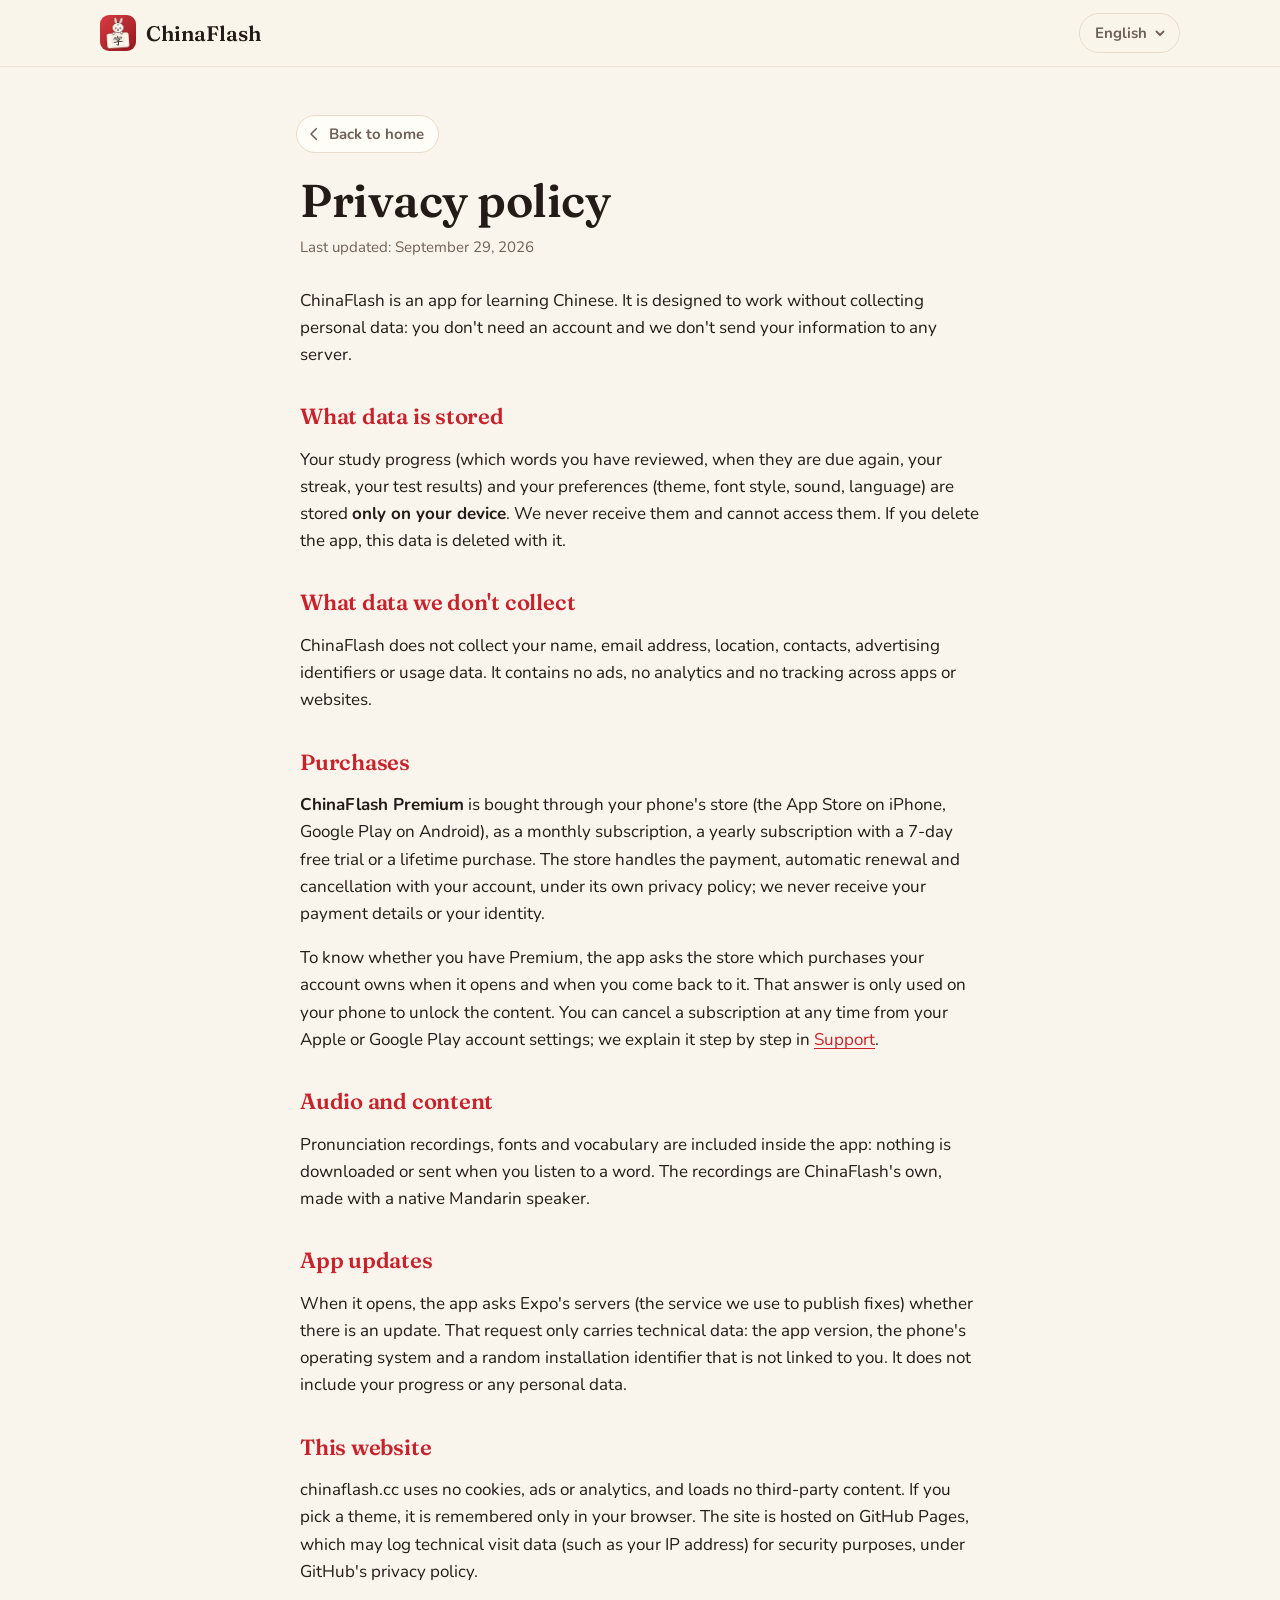
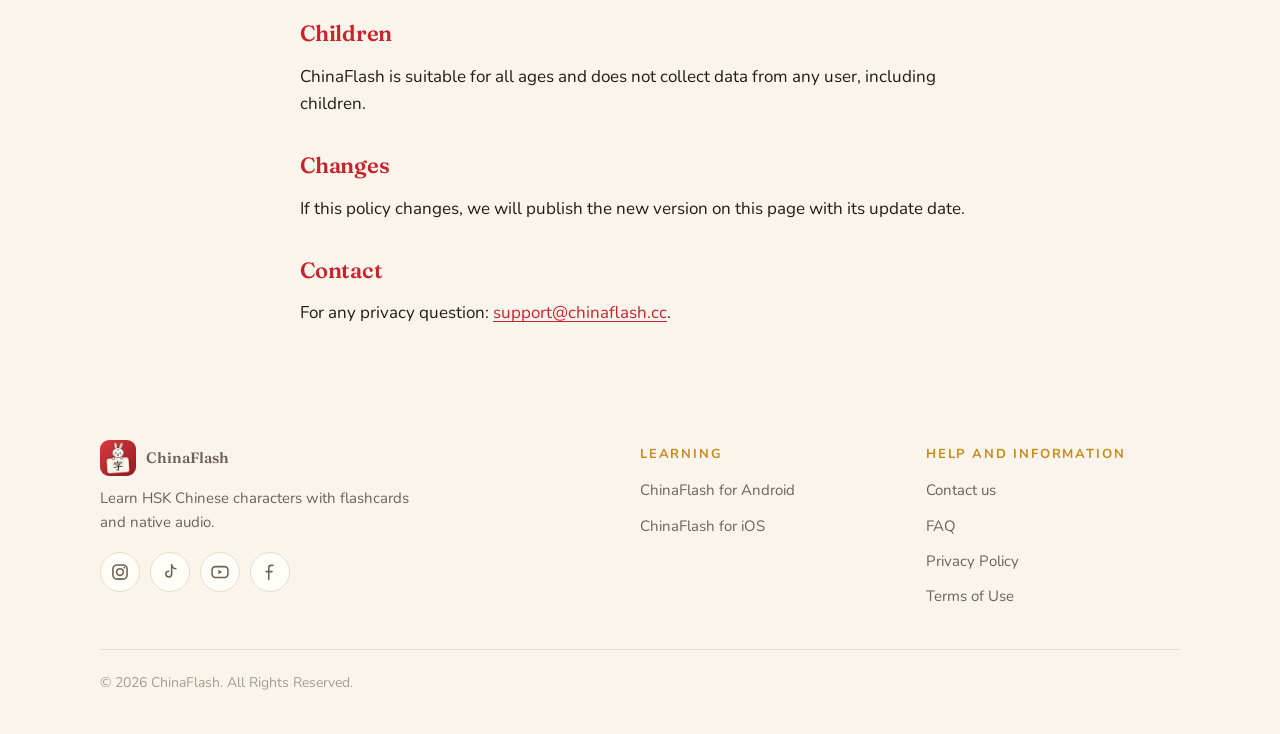
<file: privacy/index.html>
<!doctype html>
<html lang="en">
  <head>
    <meta charset="utf-8" />
    <meta name="viewport" content="width=device-width, initial-scale=1" />
    <title>Privacy policy · ChinaFlash</title>
    <meta name="description" content="ChinaFlash collects no personal data: your progress is stored only on your device." />
    <meta name="theme-color" content="#faf5ec" />
    <link rel="canonical" href="https://chinaflash.cc/privacy/" />
    <link rel="alternate" hreflang="es" href="https://chinaflash.cc/privacidad/" />
    <link rel="icon" href="/favicon.png?v=2" type="image/png" />
    <link rel="apple-touch-icon" href="/apple-touch-icon.png?v=2" />
    <script>
      (function(){var p="auto";try{p=localStorage.getItem("cf-theme")||"auto"}catch(e){}document.documentElement.dataset.theme=/^(papel|tinta|otono|chunjie|porcelana)$/.test(p)?p:(matchMedia("(prefers-color-scheme: dark)").matches?"tinta":"papel")})();
    </script>
    <link rel="stylesheet" href="/style.css?v=12" />
    <script src="/site.js?v=11" defer></script>
  </head>
  <body>
    <header class="top">
      <div class="wrap">
        <a class="brand" href="/en/"><img src="/img/icon.webp?v=2" alt="" width="36" height="36" />ChinaFlash</a>
        <details class="langsel"><summary aria-label="Language: English">English<svg viewBox="0 0 12 12" aria-hidden="true"><path d="M2.5 4.5 6 8l3.5-3.5"/></svg></summary><ul><li><a href="/privacidad/" hreflang="es" lang="es">Español</a></li><li><a href="#" aria-current="true">English</a></li></ul></details>
      </div>
    </header>

    <main class="doc" id="main">
      <a class="goback" href="/en/"><svg viewBox="0 0 24 24" aria-hidden="true"><path d="M15 5l-7 7 7 7"/></svg>Back to home</a>
      <h1>Privacy policy</h1>
      <p class="meta">Last updated: September 29, 2026</p>

      <p>ChinaFlash is an app for learning Chinese. It is designed to work without collecting personal data: you don't need an account and we don't send your information to any server.</p>

      <h2>What data is stored</h2>
      <p>Your study progress (which words you have reviewed, when they are due again, your streak, your test results) and your preferences (theme, font style, sound, language) are stored <strong>only on your device</strong>. We never receive them and cannot access them. If you delete the app, this data is deleted with it.</p>

      <h2>What data we don't collect</h2>
      <p>ChinaFlash does not collect your name, email address, location, contacts, advertising identifiers or usage data. It contains no ads, no analytics and no tracking across apps or websites.</p>

      <h2>Purchases</h2>
      <p><strong>ChinaFlash Premium</strong> is bought through your phone's store (the App Store on iPhone, Google Play on Android), as a monthly subscription, a yearly subscription with a 7-day free trial or a lifetime purchase. The store handles the payment, automatic renewal and cancellation with your account, under its own privacy policy; we never receive your payment details or your identity.</p>
      <p>To know whether you have Premium, the app asks the store which purchases your account owns when it opens and when you come back to it. That answer is only used on your phone to unlock the content. You can cancel a subscription at any time from your Apple or Google Play account settings; we explain it step by step in <a href="/support/">Support</a>.</p>

      <h2>Audio and content</h2>
      <p>Pronunciation recordings, fonts and vocabulary are included inside the app: nothing is downloaded or sent when you listen to a word. The recordings are ChinaFlash's own, made with a native Mandarin speaker.</p>

      <h2>App updates</h2>
      <p>When it opens, the app asks Expo's servers (the service we use to publish fixes) whether there is an update. That request only carries technical data: the app version, the phone's operating system and a random installation identifier that is not linked to you. It does not include your progress or any personal data.</p>

      <h2>This website</h2>
      <p>chinaflash.cc uses no cookies, ads or analytics, and loads no third-party content. If you pick a theme, it is remembered only in your browser. The site is hosted on GitHub Pages, which may log technical visit data (such as your IP address) for security purposes, under GitHub's privacy policy.</p>

      <h2>Children</h2>
      <p>ChinaFlash is suitable for all ages and does not collect data from any user, including children.</p>

      <h2>Changes</h2>
      <p>If this policy changes, we will publish the new version on this page with its update date.</p>

      <h2>Contact</h2>
      <p>For any privacy question: <a href="mailto:support@chinaflash.cc">support@chinaflash.cc</a>.</p>
    </main>

    <footer class="wrap foot">
      <div class="cols">
        <div>
          <a class="brand" href="/en/"><img src="/img/icon.webp?v=2" alt="" width="36" height="36" />ChinaFlash</a>
          <p>Learn HSK Chinese characters with flashcards and native audio.</p>
          <div class="social" aria-label="Redes sociales">
            <a href="https://www.instagram.com/chinaflashapp/" rel="me noopener" target="_blank" aria-label="Instagram"><svg viewBox="0 0 24 24" aria-hidden="true"><rect x="3.5" y="3.5" width="17" height="17" rx="5"/><circle cx="12" cy="12" r="4"/><circle class="dot" cx="17.2" cy="6.8" r="1.1"/></svg></a>
            <a href="https://www.tiktok.com/@chinaflashapp" rel="me noopener" target="_blank" aria-label="TikTok"><svg viewBox="0 0 24 24" aria-hidden="true"><path d="M14 3.5v11a3.5 3.5 0 1 1-3.5-3.5"/><path d="M14 3.5c.4 2.6 2.3 4.4 5 4.6"/></svg></a>
            <a href="https://www.youtube.com/@chinaflashapp" rel="me noopener" target="_blank" aria-label="YouTube"><svg viewBox="0 0 24 24" aria-hidden="true"><rect x="2.5" y="5.5" width="19" height="13" rx="4"/><path class="dot" d="M10 9.2v5.6l4.8-2.8Z"/></svg></a>
            <a href="https://www.facebook.com/chinaflashapp" rel="me noopener" target="_blank" aria-label="Facebook"><svg viewBox="0 0 24 24" aria-hidden="true"><path d="M15.5 4H13.5a3 3 0 0 0-3 3v14"/><path d="M7.5 11.5h7"/></svg></a>
          </div>
        </div>
        <div>
          <h4>Learning</h4>
          <ul>
            <li><a href="https://play.google.com/store/apps/details?id=com.chinaflash.app&amp;hl=en">ChinaFlash for Android</a></li>
            <li><a href="/en/#download">ChinaFlash for iOS</a></li>
          </ul>
        </div>
        <div>
          <h4>Help and information</h4>
          <ul>
            <li><a href="/contact/">Contact us</a></li>
            <li><a href="/support/">FAQ</a></li>
            <li><a href="/privacy/">Privacy Policy</a></li>
            <li><a href="/terms/">Terms of Use</a></li>
          </ul>
        </div>
      </div>
      <p class="legal">© 2026 ChinaFlash. All Rights Reserved.</p>
    </footer>
  </body>
</html>
</file>
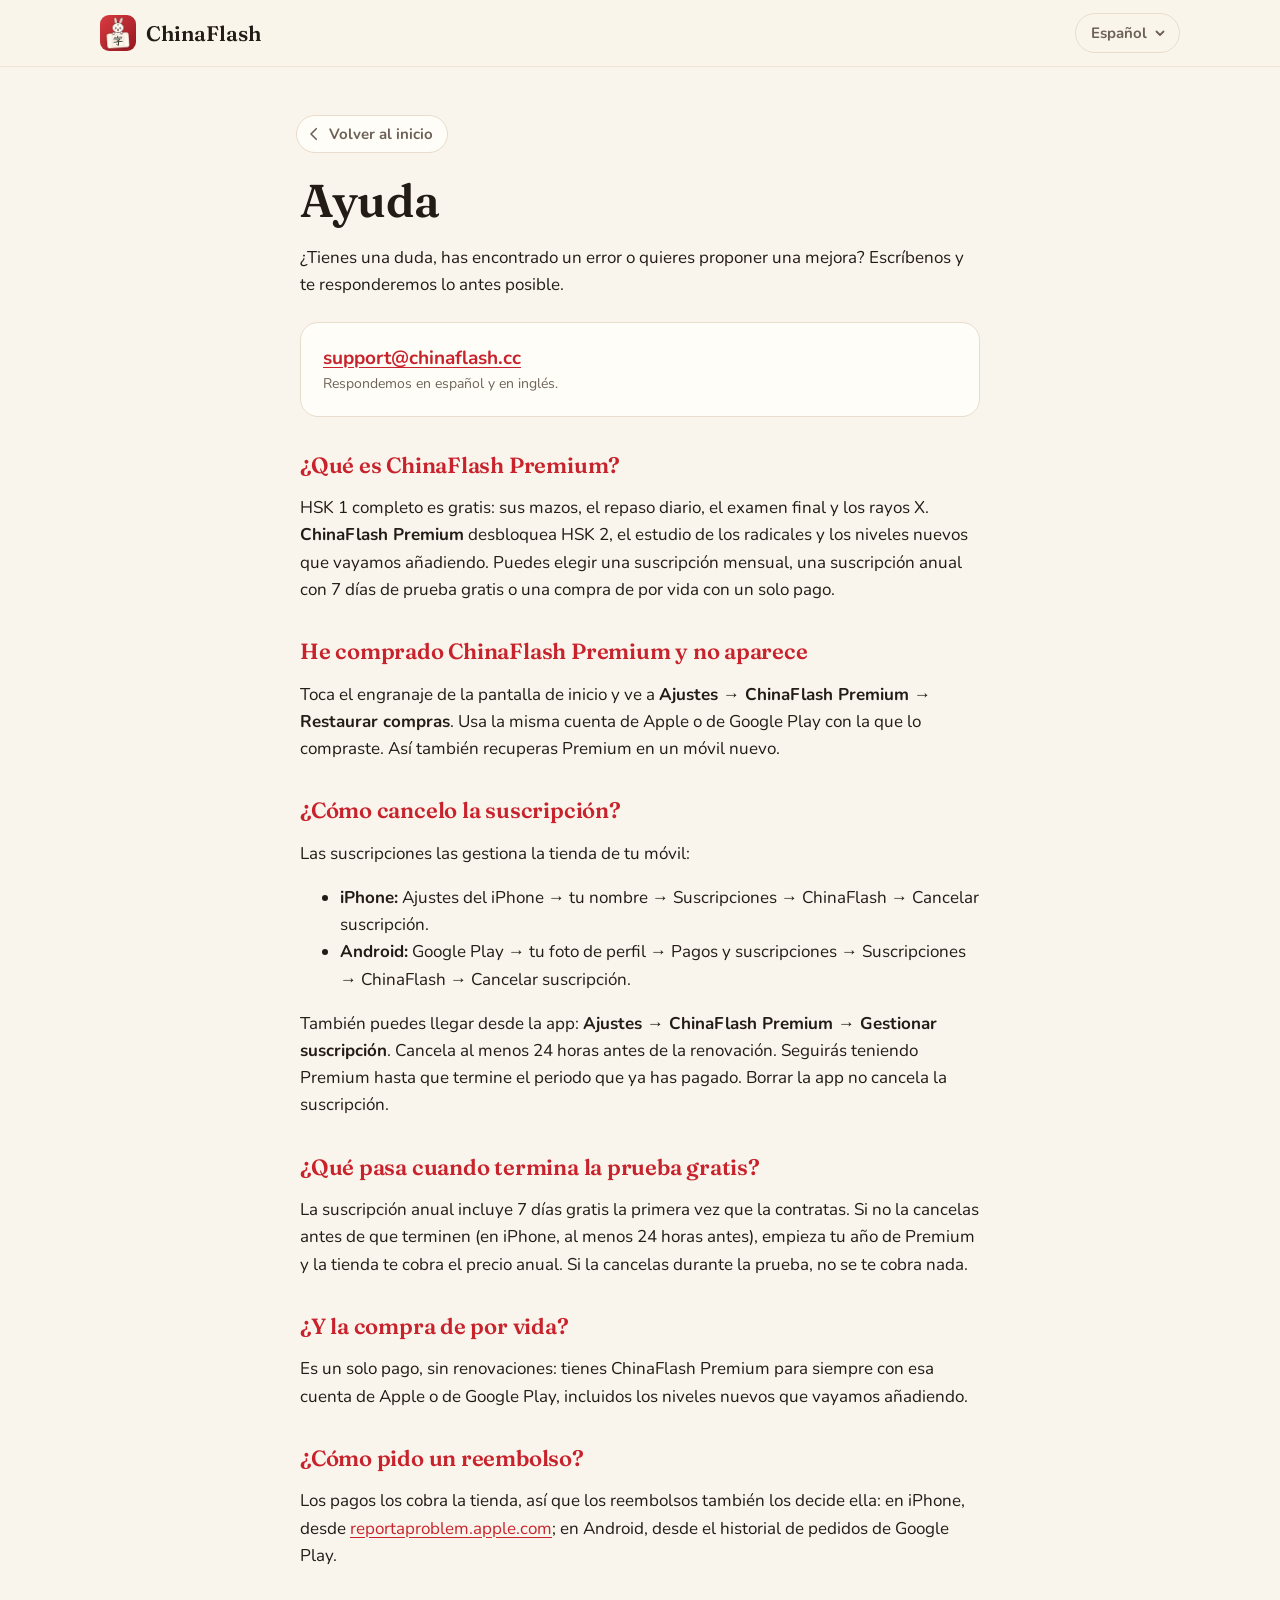
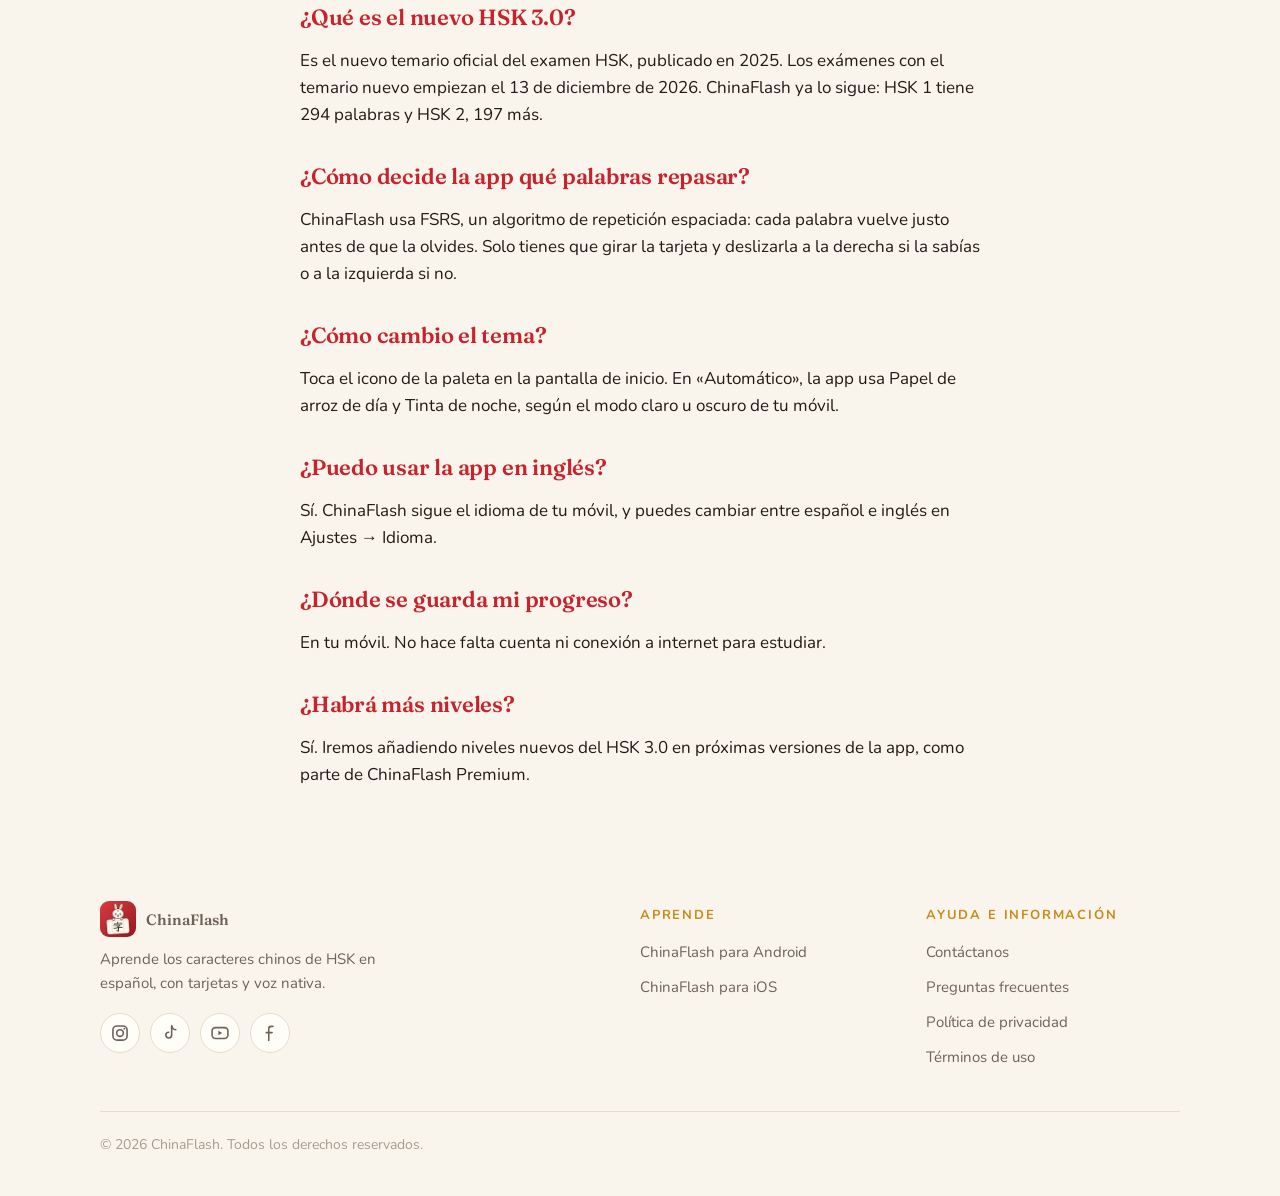
<file: soporte/index.html>
<!doctype html>
<html lang="es">
  <head>
    <meta charset="utf-8" />
    <meta name="viewport" content="width=device-width, initial-scale=1" />
    <title>Ayuda · ChinaFlash</title>
    <meta name="description" content="Ayuda y contacto de ChinaFlash." />
    <meta name="theme-color" content="#faf5ec" />
    <link rel="canonical" href="https://chinaflash.cc/soporte/" />
    <link rel="alternate" hreflang="en" href="https://chinaflash.cc/support/" />
    <link rel="icon" href="/favicon.png?v=2" type="image/png" />
    <link rel="apple-touch-icon" href="/apple-touch-icon.png?v=2" />
    <script>
      (function(){var p="auto";try{p=localStorage.getItem("cf-theme")||"auto"}catch(e){}document.documentElement.dataset.theme=/^(papel|tinta|otono|chunjie|porcelana)$/.test(p)?p:(matchMedia("(prefers-color-scheme: dark)").matches?"tinta":"papel")})();
    </script>
    <link rel="stylesheet" href="/style.css?v=12" />
    <script src="/site.js?v=11" defer></script>
  </head>
  <body>
    <header class="top">
      <div class="wrap">
        <a class="brand" href="/"><img src="/img/icon.webp?v=2" alt="" width="36" height="36" />ChinaFlash</a>
        <details class="langsel"><summary aria-label="Idioma: Español">Español<svg viewBox="0 0 12 12" aria-hidden="true"><path d="M2.5 4.5 6 8l3.5-3.5"/></svg></summary><ul><li><a href="#" aria-current="true">Español</a></li><li><a href="/support/" hreflang="en" lang="en">English</a></li></ul></details>
      </div>
    </header>

    <main class="doc" id="main">
      <a class="goback" href="/"><svg viewBox="0 0 24 24" aria-hidden="true"><path d="M15 5l-7 7 7 7"/></svg>Volver al inicio</a>
      <h1>Ayuda</h1>
      <p>¿Tienes una duda, has encontrado un error o quieres proponer una mejora? Escríbenos y te responderemos lo antes posible.</p>
      <div class="mail">
        <a href="mailto:support@chinaflash.cc">support@chinaflash.cc</a>
        <small>Respondemos en español y en inglés.</small>
      </div>

      <h2>¿Qué es ChinaFlash Premium?</h2>
      <p>HSK 1 completo es gratis: sus mazos, el repaso diario, el examen final y los rayos X. <strong>ChinaFlash Premium</strong> desbloquea HSK 2, el estudio de los radicales y los niveles nuevos que vayamos añadiendo. Puedes elegir una suscripción mensual, una suscripción anual con 7 días de prueba gratis o una compra de por vida con un solo pago.</p>

      <h2>He comprado ChinaFlash Premium y no aparece</h2>
      <p>Toca el engranaje de la pantalla de inicio y ve a <strong>Ajustes → ChinaFlash Premium → Restaurar compras</strong>. Usa la misma cuenta de Apple o de Google Play con la que lo compraste. Así también recuperas Premium en un móvil nuevo.</p>

      <h2>¿Cómo cancelo la suscripción?</h2>
      <p>Las suscripciones las gestiona la tienda de tu móvil:</p>
      <ul>
        <li><strong>iPhone:</strong> Ajustes del iPhone → tu nombre → Suscripciones → ChinaFlash → Cancelar suscripción.</li>
        <li><strong>Android:</strong> Google Play → tu foto de perfil → Pagos y suscripciones → Suscripciones → ChinaFlash → Cancelar suscripción.</li>
      </ul>
      <p>También puedes llegar desde la app: <strong>Ajustes → ChinaFlash Premium → Gestionar suscripción</strong>. Cancela al menos 24 horas antes de la renovación. Seguirás teniendo Premium hasta que termine el periodo que ya has pagado. Borrar la app no cancela la suscripción.</p>

      <h2>¿Qué pasa cuando termina la prueba gratis?</h2>
      <p>La suscripción anual incluye 7 días gratis la primera vez que la contratas. Si no la cancelas antes de que terminen (en iPhone, al menos 24 horas antes), empieza tu año de Premium y la tienda te cobra el precio anual. Si la cancelas durante la prueba, no se te cobra nada.</p>

      <h2>¿Y la compra de por vida?</h2>
      <p>Es un solo pago, sin renovaciones: tienes ChinaFlash Premium para siempre con esa cuenta de Apple o de Google Play, incluidos los niveles nuevos que vayamos añadiendo.</p>

      <h2>¿Cómo pido un reembolso?</h2>
      <p>Los pagos los cobra la tienda, así que los reembolsos también los decide ella: en iPhone, desde <a href="https://reportaproblem.apple.com">reportaproblem.apple.com</a>; en Android, desde el historial de pedidos de Google Play.</p>

      <h2>¿Qué es el nuevo HSK 3.0?</h2>
      <p>Es el nuevo temario oficial del examen HSK, publicado en 2025. Los exámenes con el temario nuevo empiezan el 13 de diciembre de 2026. ChinaFlash ya lo sigue: HSK 1 tiene 294 palabras y HSK 2, 197 más.</p>

      <h2>¿Cómo decide la app qué palabras repasar?</h2>
      <p>ChinaFlash usa FSRS, un algoritmo de repetición espaciada: cada palabra vuelve justo antes de que la olvides. Solo tienes que girar la tarjeta y deslizarla a la derecha si la sabías o a la izquierda si no.</p>

      <h2>¿Cómo cambio el tema?</h2>
      <p>Toca el icono de la paleta en la pantalla de inicio. En «Automático», la app usa Papel de arroz de día y Tinta de noche, según el modo claro u oscuro de tu móvil.</p>

      <h2>¿Puedo usar la app en inglés?</h2>
      <p>Sí. ChinaFlash sigue el idioma de tu móvil, y puedes cambiar entre español e inglés en Ajustes → Idioma.</p>

      <h2>¿Dónde se guarda mi progreso?</h2>
      <p>En tu móvil. No hace falta cuenta ni conexión a internet para estudiar.</p>

      <h2>¿Habrá más niveles?</h2>
      <p>Sí. Iremos añadiendo niveles nuevos del HSK 3.0 en próximas versiones de la app, como parte de ChinaFlash Premium.</p>
    </main>

    <footer class="wrap foot">
      <div class="cols">
        <div>
          <a class="brand" href="/"><img src="/img/icon.webp?v=2" alt="" width="36" height="36" />ChinaFlash</a>
          <p>Aprende los caracteres chinos de HSK en español, con tarjetas y voz nativa.</p>
          <div class="social" aria-label="Redes sociales">
            <a href="https://www.instagram.com/chinaflashapp/" rel="me noopener" target="_blank" aria-label="Instagram"><svg viewBox="0 0 24 24" aria-hidden="true"><rect x="3.5" y="3.5" width="17" height="17" rx="5"/><circle cx="12" cy="12" r="4"/><circle class="dot" cx="17.2" cy="6.8" r="1.1"/></svg></a>
            <a href="https://www.tiktok.com/@chinaflashapp" rel="me noopener" target="_blank" aria-label="TikTok"><svg viewBox="0 0 24 24" aria-hidden="true"><path d="M14 3.5v11a3.5 3.5 0 1 1-3.5-3.5"/><path d="M14 3.5c.4 2.6 2.3 4.4 5 4.6"/></svg></a>
            <a href="https://www.youtube.com/@chinaflashapp" rel="me noopener" target="_blank" aria-label="YouTube"><svg viewBox="0 0 24 24" aria-hidden="true"><rect x="2.5" y="5.5" width="19" height="13" rx="4"/><path class="dot" d="M10 9.2v5.6l4.8-2.8Z"/></svg></a>
            <a href="https://www.facebook.com/chinaflashapp" rel="me noopener" target="_blank" aria-label="Facebook"><svg viewBox="0 0 24 24" aria-hidden="true"><path d="M15.5 4H13.5a3 3 0 0 0-3 3v14"/><path d="M7.5 11.5h7"/></svg></a>
          </div>
        </div>
        <div>
          <h4>Aprende</h4>
          <ul>
            <li><a href="https://play.google.com/store/apps/details?id=com.chinaflash.app&amp;hl=es">ChinaFlash para Android</a></li>
            <li><a href="/#descargar">ChinaFlash para iOS</a></li>
          </ul>
        </div>
        <div>
          <h4>Ayuda e información</h4>
          <ul>
            <li><a href="/contacto/">Contáctanos</a></li>
            <li><a href="/soporte/">Preguntas frecuentes</a></li>
            <li><a href="/privacidad/">Política de privacidad</a></li>
            <li><a href="/terminos/">Términos de uso</a></li>
          </ul>
        </div>
      </div>
      <p class="legal">© 2026 ChinaFlash. Todos los derechos reservados.</p>
    </footer>
  </body>
</html>
</file>
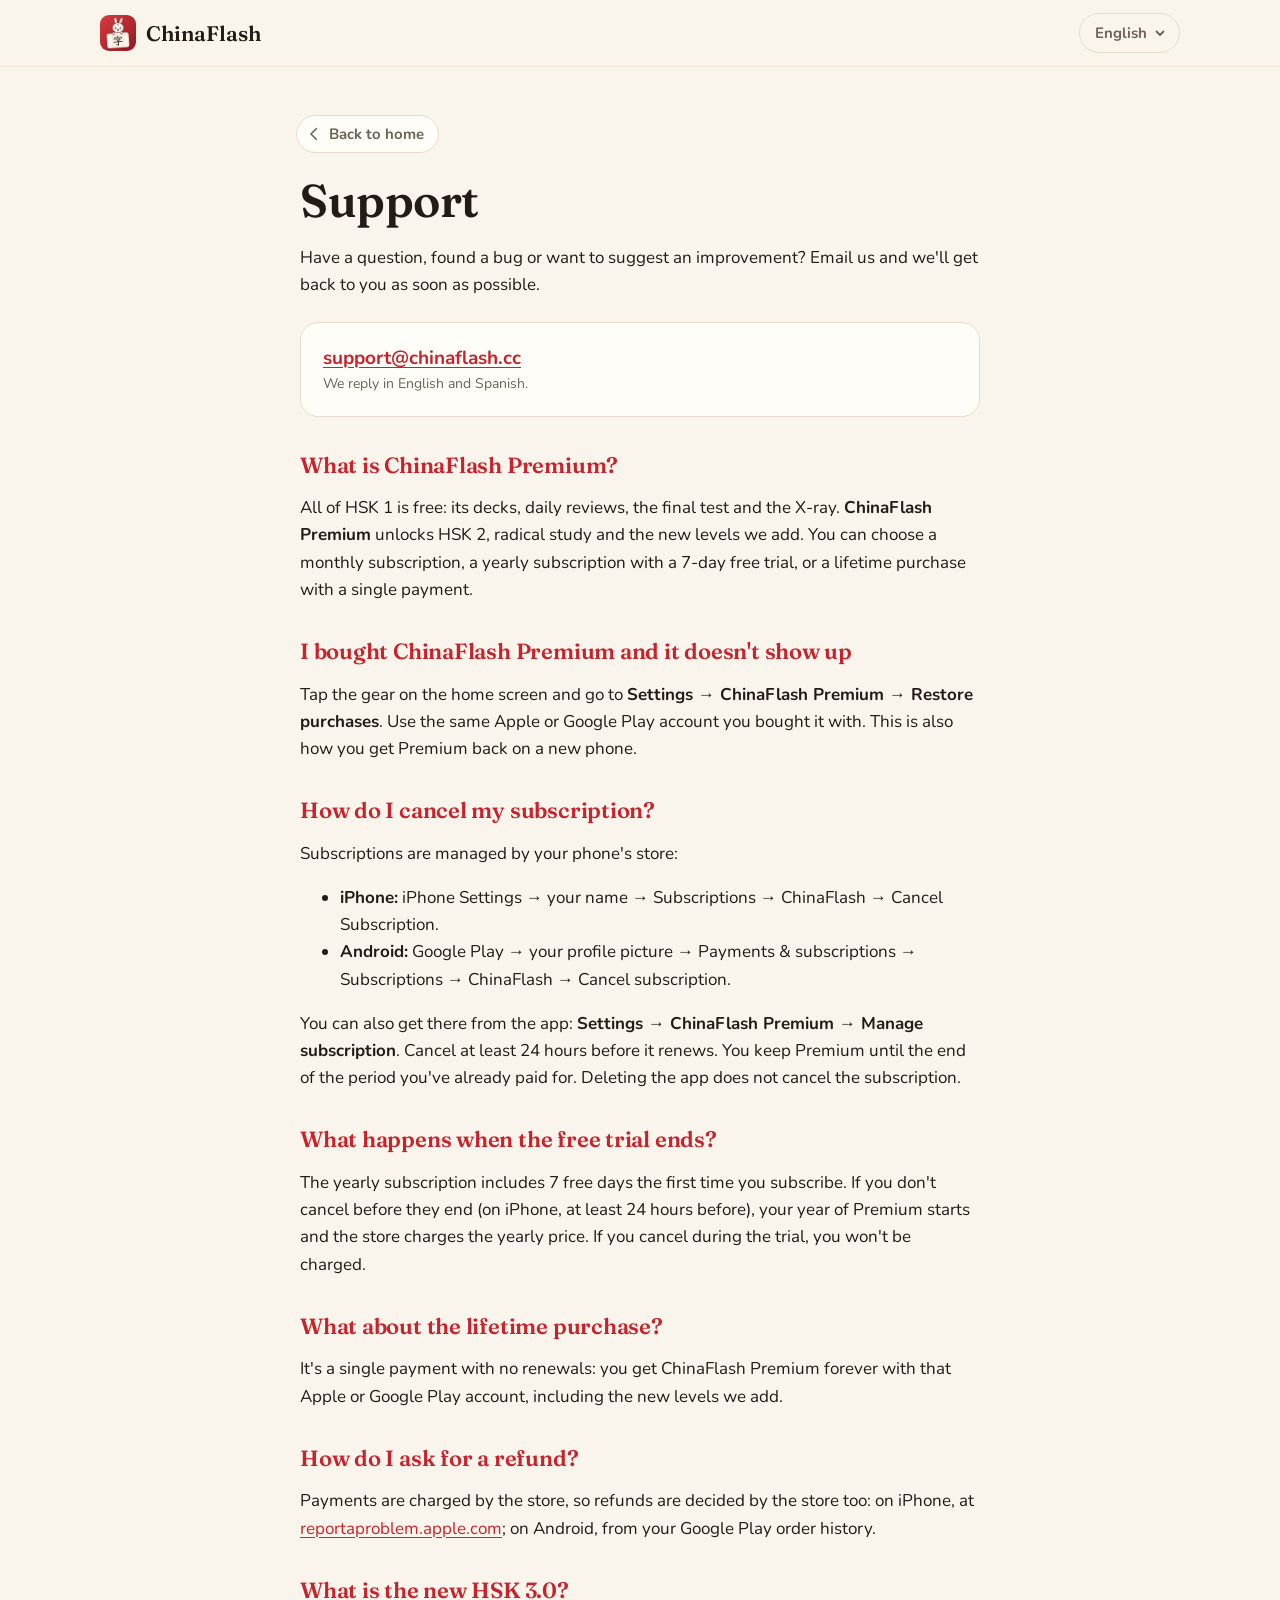
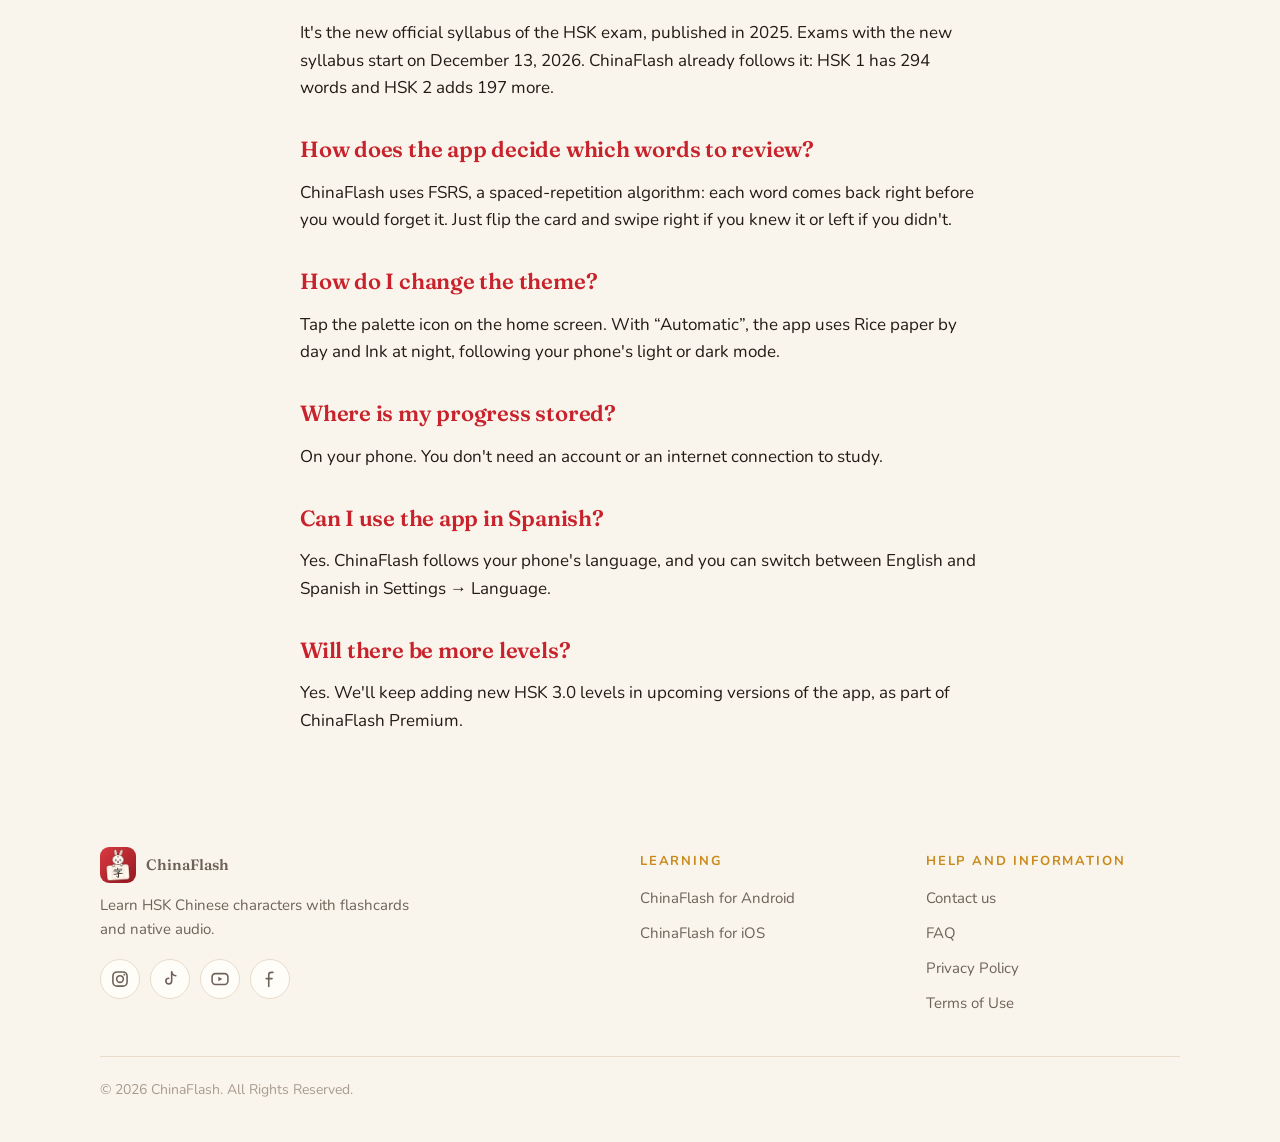
<file: support/index.html>
<!doctype html>
<html lang="en">
  <head>
    <meta charset="utf-8" />
    <meta name="viewport" content="width=device-width, initial-scale=1" />
    <title>Support · ChinaFlash</title>
    <meta name="description" content="ChinaFlash help and contact." />
    <meta name="theme-color" content="#faf5ec" />
    <link rel="canonical" href="https://chinaflash.cc/support/" />
    <link rel="alternate" hreflang="es" href="https://chinaflash.cc/soporte/" />
    <link rel="icon" href="/favicon.png?v=2" type="image/png" />
    <link rel="apple-touch-icon" href="/apple-touch-icon.png?v=2" />
    <script>
      (function(){var p="auto";try{p=localStorage.getItem("cf-theme")||"auto"}catch(e){}document.documentElement.dataset.theme=/^(papel|tinta|otono|chunjie|porcelana)$/.test(p)?p:(matchMedia("(prefers-color-scheme: dark)").matches?"tinta":"papel")})();
    </script>
    <link rel="stylesheet" href="/style.css?v=12" />
    <script src="/site.js?v=11" defer></script>
  </head>
  <body>
    <header class="top">
      <div class="wrap">
        <a class="brand" href="/en/"><img src="/img/icon.webp?v=2" alt="" width="36" height="36" />ChinaFlash</a>
        <details class="langsel"><summary aria-label="Language: English">English<svg viewBox="0 0 12 12" aria-hidden="true"><path d="M2.5 4.5 6 8l3.5-3.5"/></svg></summary><ul><li><a href="/soporte/" hreflang="es" lang="es">Español</a></li><li><a href="#" aria-current="true">English</a></li></ul></details>
      </div>
    </header>

    <main class="doc" id="main">
      <a class="goback" href="/en/"><svg viewBox="0 0 24 24" aria-hidden="true"><path d="M15 5l-7 7 7 7"/></svg>Back to home</a>
      <h1>Support</h1>
      <p>Have a question, found a bug or want to suggest an improvement? Email us and we'll get back to you as soon as possible.</p>
      <div class="mail">
        <a href="mailto:support@chinaflash.cc">support@chinaflash.cc</a>
        <small>We reply in English and Spanish.</small>
      </div>

      <h2>What is ChinaFlash Premium?</h2>
      <p>All of HSK 1 is free: its decks, daily reviews, the final test and the X-ray. <strong>ChinaFlash Premium</strong> unlocks HSK 2, radical study and the new levels we add. You can choose a monthly subscription, a yearly subscription with a 7-day free trial, or a lifetime purchase with a single payment.</p>

      <h2>I bought ChinaFlash Premium and it doesn't show up</h2>
      <p>Tap the gear on the home screen and go to <strong>Settings → ChinaFlash Premium → Restore purchases</strong>. Use the same Apple or Google Play account you bought it with. This is also how you get Premium back on a new phone.</p>

      <h2>How do I cancel my subscription?</h2>
      <p>Subscriptions are managed by your phone's store:</p>
      <ul>
        <li><strong>iPhone:</strong> iPhone Settings → your name → Subscriptions → ChinaFlash → Cancel Subscription.</li>
        <li><strong>Android:</strong> Google Play → your profile picture → Payments &amp; subscriptions → Subscriptions → ChinaFlash → Cancel subscription.</li>
      </ul>
      <p>You can also get there from the app: <strong>Settings → ChinaFlash Premium → Manage subscription</strong>. Cancel at least 24 hours before it renews. You keep Premium until the end of the period you've already paid for. Deleting the app does not cancel the subscription.</p>

      <h2>What happens when the free trial ends?</h2>
      <p>The yearly subscription includes 7 free days the first time you subscribe. If you don't cancel before they end (on iPhone, at least 24 hours before), your year of Premium starts and the store charges the yearly price. If you cancel during the trial, you won't be charged.</p>

      <h2>What about the lifetime purchase?</h2>
      <p>It's a single payment with no renewals: you get ChinaFlash Premium forever with that Apple or Google Play account, including the new levels we add.</p>

      <h2>How do I ask for a refund?</h2>
      <p>Payments are charged by the store, so refunds are decided by the store too: on iPhone, at <a href="https://reportaproblem.apple.com">reportaproblem.apple.com</a>; on Android, from your Google Play order history.</p>

      <h2>What is the new HSK 3.0?</h2>
      <p>It's the new official syllabus of the HSK exam, published in 2025. Exams with the new syllabus start on December 13, 2026. ChinaFlash already follows it: HSK 1 has 294 words and HSK 2 adds 197 more.</p>

      <h2>How does the app decide which words to review?</h2>
      <p>ChinaFlash uses FSRS, a spaced-repetition algorithm: each word comes back right before you would forget it. Just flip the card and swipe right if you knew it or left if you didn't.</p>

      <h2>How do I change the theme?</h2>
      <p>Tap the palette icon on the home screen. With “Automatic”, the app uses Rice paper by day and Ink at night, following your phone's light or dark mode.</p>

      <h2>Where is my progress stored?</h2>
      <p>On your phone. You don't need an account or an internet connection to study.</p>

      <h2>Can I use the app in Spanish?</h2>
      <p>Yes. ChinaFlash follows your phone's language, and you can switch between English and Spanish in Settings → Language.</p>

      <h2>Will there be more levels?</h2>
      <p>Yes. We'll keep adding new HSK 3.0 levels in upcoming versions of the app, as part of ChinaFlash Premium.</p>
    </main>

    <footer class="wrap foot">
      <div class="cols">
        <div>
          <a class="brand" href="/en/"><img src="/img/icon.webp?v=2" alt="" width="36" height="36" />ChinaFlash</a>
          <p>Learn HSK Chinese characters with flashcards and native audio.</p>
          <div class="social" aria-label="Redes sociales">
            <a href="https://www.instagram.com/chinaflashapp/" rel="me noopener" target="_blank" aria-label="Instagram"><svg viewBox="0 0 24 24" aria-hidden="true"><rect x="3.5" y="3.5" width="17" height="17" rx="5"/><circle cx="12" cy="12" r="4"/><circle class="dot" cx="17.2" cy="6.8" r="1.1"/></svg></a>
            <a href="https://www.tiktok.com/@chinaflashapp" rel="me noopener" target="_blank" aria-label="TikTok"><svg viewBox="0 0 24 24" aria-hidden="true"><path d="M14 3.5v11a3.5 3.5 0 1 1-3.5-3.5"/><path d="M14 3.5c.4 2.6 2.3 4.4 5 4.6"/></svg></a>
            <a href="https://www.youtube.com/@chinaflashapp" rel="me noopener" target="_blank" aria-label="YouTube"><svg viewBox="0 0 24 24" aria-hidden="true"><rect x="2.5" y="5.5" width="19" height="13" rx="4"/><path class="dot" d="M10 9.2v5.6l4.8-2.8Z"/></svg></a>
            <a href="https://www.facebook.com/chinaflashapp" rel="me noopener" target="_blank" aria-label="Facebook"><svg viewBox="0 0 24 24" aria-hidden="true"><path d="M15.5 4H13.5a3 3 0 0 0-3 3v14"/><path d="M7.5 11.5h7"/></svg></a>
          </div>
        </div>
        <div>
          <h4>Learning</h4>
          <ul>
            <li><a href="https://play.google.com/store/apps/details?id=com.chinaflash.app&amp;hl=en">ChinaFlash for Android</a></li>
            <li><a href="/en/#download">ChinaFlash for iOS</a></li>
          </ul>
        </div>
        <div>
          <h4>Help and information</h4>
          <ul>
            <li><a href="/contact/">Contact us</a></li>
            <li><a href="/support/">FAQ</a></li>
            <li><a href="/privacy/">Privacy Policy</a></li>
            <li><a href="/terms/">Terms of Use</a></li>
          </ul>
        </div>
      </div>
      <p class="legal">© 2026 ChinaFlash. All Rights Reserved.</p>
    </footer>
  </body>
</html>
</file>
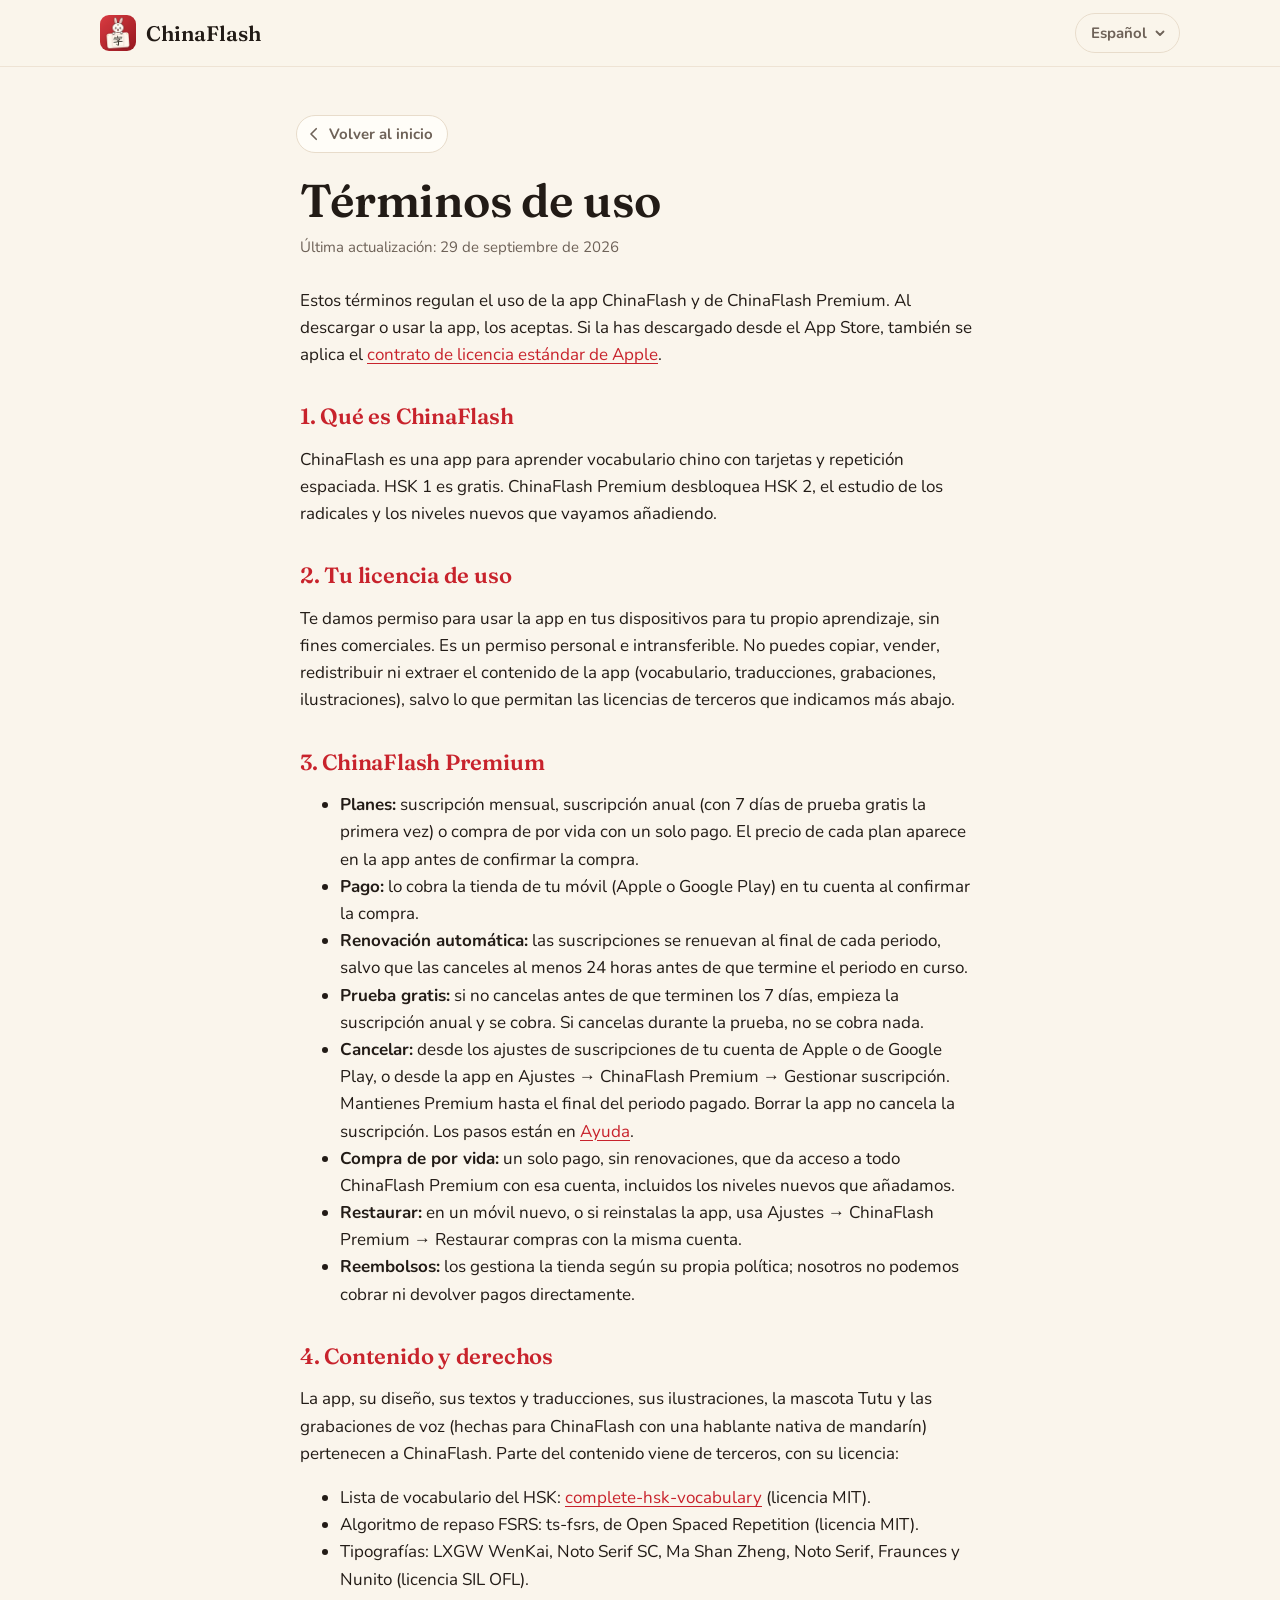
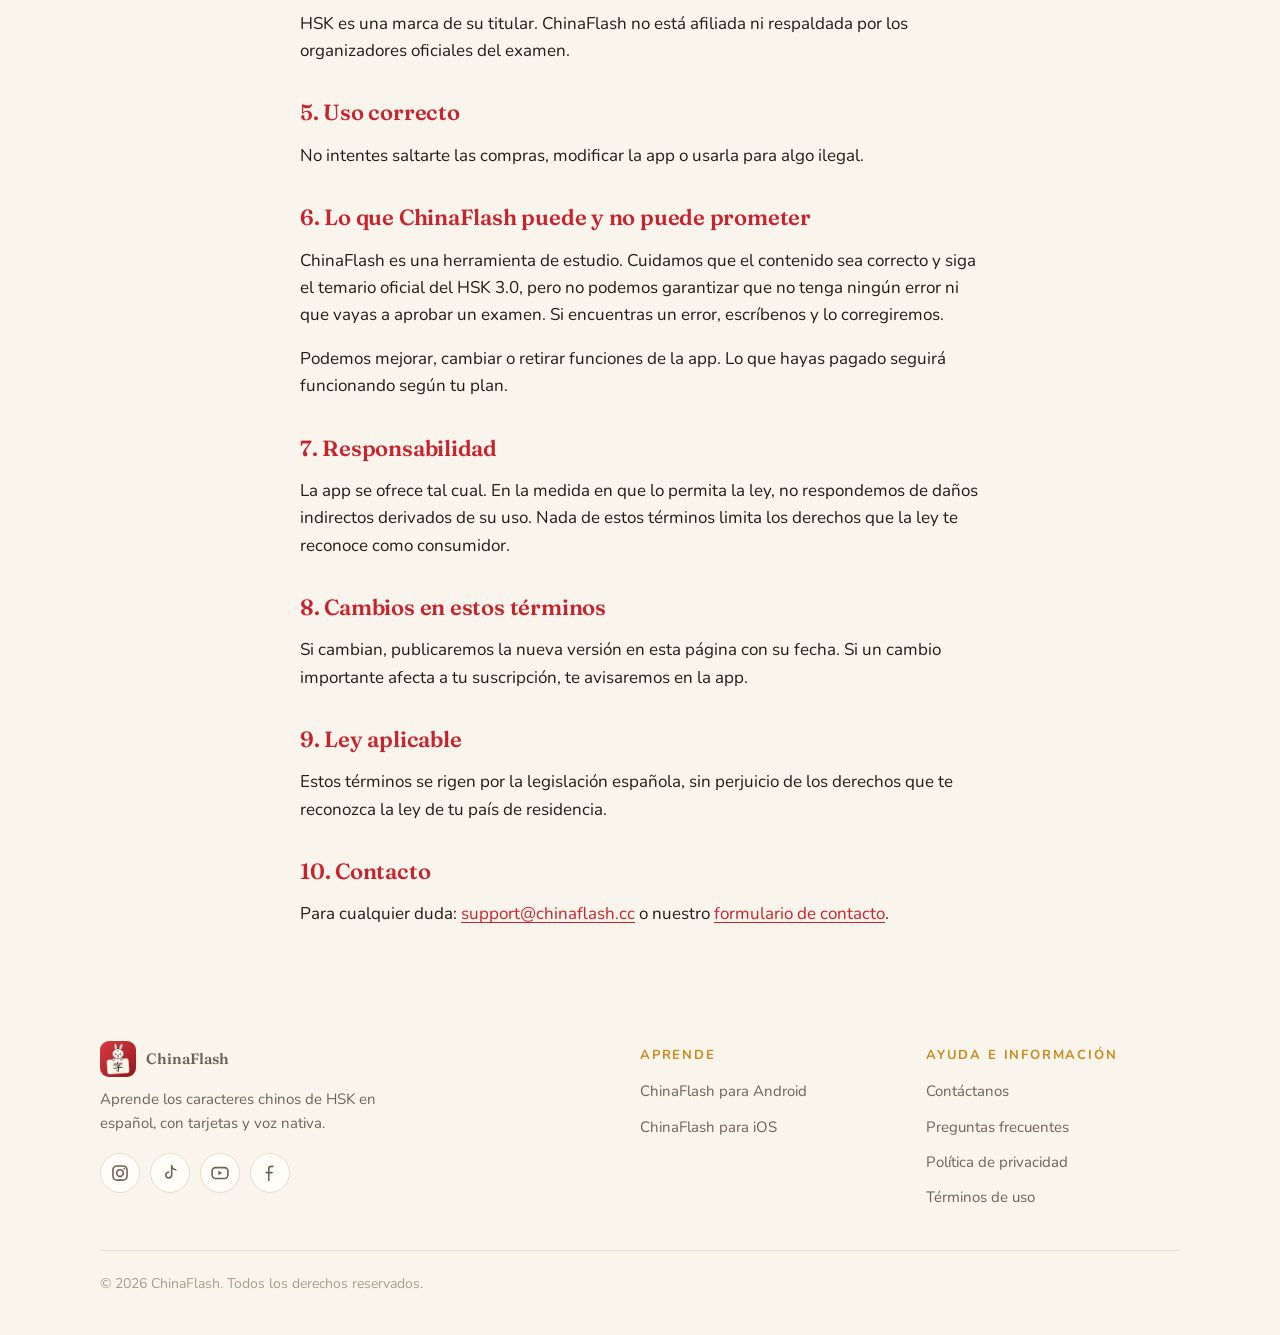
<file: terminos/index.html>
<!doctype html>
<html lang="es">
  <head>
    <meta charset="utf-8" />
    <meta name="viewport" content="width=device-width, initial-scale=1" />
    <title>Términos de uso · ChinaFlash</title>
    <meta name="description" content="Términos de uso de ChinaFlash y ChinaFlash Premium." />
    <meta name="theme-color" content="#faf5ec" />
    <link rel="canonical" href="https://chinaflash.cc/terminos/" />
    <link rel="alternate" hreflang="en" href="https://chinaflash.cc/terms/" />
    <link rel="icon" href="/favicon.png?v=2" type="image/png" />
    <link rel="apple-touch-icon" href="/apple-touch-icon.png?v=2" />
    <script>
      (function(){var p="auto";try{p=localStorage.getItem("cf-theme")||"auto"}catch(e){}document.documentElement.dataset.theme=/^(papel|tinta|otono|chunjie|porcelana)$/.test(p)?p:(matchMedia("(prefers-color-scheme: dark)").matches?"tinta":"papel")})();
    </script>
    <link rel="stylesheet" href="/style.css?v=12" />
    <script src="/site.js?v=11" defer></script>
  </head>
  <body>
    <header class="top">
      <div class="wrap">
        <a class="brand" href="/"><img src="/img/icon.webp?v=2" alt="" width="36" height="36" />ChinaFlash</a>
        <details class="langsel"><summary aria-label="Idioma: Español">Español<svg viewBox="0 0 12 12" aria-hidden="true"><path d="M2.5 4.5 6 8l3.5-3.5"/></svg></summary><ul><li><a href="#" aria-current="true">Español</a></li><li><a href="/terms/" hreflang="en" lang="en">English</a></li></ul></details>
      </div>
    </header>

    <main class="doc" id="main">
      <a class="goback" href="/"><svg viewBox="0 0 24 24" aria-hidden="true"><path d="M15 5l-7 7 7 7"/></svg>Volver al inicio</a>
      <h1>Términos de uso</h1>
      <p class="meta">Última actualización: 29 de septiembre de 2026</p>

      <p>Estos términos regulan el uso de la app ChinaFlash y de ChinaFlash Premium. Al descargar o usar la app, los aceptas. Si la has descargado desde el App Store, también se aplica el <a href="https://www.apple.com/legal/internet-services/itunes/dev/stdeula/">contrato de licencia estándar de Apple</a>.</p>

      <h2>1. Qué es ChinaFlash</h2>
      <p>ChinaFlash es una app para aprender vocabulario chino con tarjetas y repetición espaciada. HSK 1 es gratis. ChinaFlash Premium desbloquea HSK 2, el estudio de los radicales y los niveles nuevos que vayamos añadiendo.</p>

      <h2>2. Tu licencia de uso</h2>
      <p>Te damos permiso para usar la app en tus dispositivos para tu propio aprendizaje, sin fines comerciales. Es un permiso personal e intransferible. No puedes copiar, vender, redistribuir ni extraer el contenido de la app (vocabulario, traducciones, grabaciones, ilustraciones), salvo lo que permitan las licencias de terceros que indicamos más abajo.</p>

      <h2>3. ChinaFlash Premium</h2>
      <ul>
        <li><strong>Planes:</strong> suscripción mensual, suscripción anual (con 7 días de prueba gratis la primera vez) o compra de por vida con un solo pago. El precio de cada plan aparece en la app antes de confirmar la compra.</li>
        <li><strong>Pago:</strong> lo cobra la tienda de tu móvil (Apple o Google Play) en tu cuenta al confirmar la compra.</li>
        <li><strong>Renovación automática:</strong> las suscripciones se renuevan al final de cada periodo, salvo que las canceles al menos 24 horas antes de que termine el periodo en curso.</li>
        <li><strong>Prueba gratis:</strong> si no cancelas antes de que terminen los 7 días, empieza la suscripción anual y se cobra. Si cancelas durante la prueba, no se cobra nada.</li>
        <li><strong>Cancelar:</strong> desde los ajustes de suscripciones de tu cuenta de Apple o de Google Play, o desde la app en Ajustes → ChinaFlash Premium → Gestionar suscripción. Mantienes Premium hasta el final del periodo pagado. Borrar la app no cancela la suscripción. Los pasos están en <a href="/soporte/">Ayuda</a>.</li>
        <li><strong>Compra de por vida:</strong> un solo pago, sin renovaciones, que da acceso a todo ChinaFlash Premium con esa cuenta, incluidos los niveles nuevos que añadamos.</li>
        <li><strong>Restaurar:</strong> en un móvil nuevo, o si reinstalas la app, usa Ajustes → ChinaFlash Premium → Restaurar compras con la misma cuenta.</li>
        <li><strong>Reembolsos:</strong> los gestiona la tienda según su propia política; nosotros no podemos cobrar ni devolver pagos directamente.</li>
      </ul>

      <h2>4. Contenido y derechos</h2>
      <p>La app, su diseño, sus textos y traducciones, sus ilustraciones, la mascota Tutu y las grabaciones de voz (hechas para ChinaFlash con una hablante nativa de mandarín) pertenecen a ChinaFlash. Parte del contenido viene de terceros, con su licencia:</p>
      <ul>
        <li>Lista de vocabulario del HSK: <a href="https://github.com/drkameleon/complete-hsk-vocabulary">complete-hsk-vocabulary</a> (licencia MIT).</li>
        <li>Algoritmo de repaso FSRS: ts-fsrs, de Open Spaced Repetition (licencia MIT).</li>
        <li>Tipografías: LXGW WenKai, Noto Serif SC, Ma Shan Zheng, Noto Serif, Fraunces y Nunito (licencia SIL OFL).</li>
      </ul>
      <p>HSK es una marca de su titular. ChinaFlash no está afiliada ni respaldada por los organizadores oficiales del examen.</p>

      <h2>5. Uso correcto</h2>
      <p>No intentes saltarte las compras, modificar la app o usarla para algo ilegal.</p>

      <h2>6. Lo que ChinaFlash puede y no puede prometer</h2>
      <p>ChinaFlash es una herramienta de estudio. Cuidamos que el contenido sea correcto y siga el temario oficial del HSK 3.0, pero no podemos garantizar que no tenga ningún error ni que vayas a aprobar un examen. Si encuentras un error, escríbenos y lo corregiremos.</p>
      <p>Podemos mejorar, cambiar o retirar funciones de la app. Lo que hayas pagado seguirá funcionando según tu plan.</p>

      <h2>7. Responsabilidad</h2>
      <p>La app se ofrece tal cual. En la medida en que lo permita la ley, no respondemos de daños indirectos derivados de su uso. Nada de estos términos limita los derechos que la ley te reconoce como consumidor.</p>

      <h2>8. Cambios en estos términos</h2>
      <p>Si cambian, publicaremos la nueva versión en esta página con su fecha. Si un cambio importante afecta a tu suscripción, te avisaremos en la app.</p>

      <h2>9. Ley aplicable</h2>
      <p>Estos términos se rigen por la legislación española, sin perjuicio de los derechos que te reconozca la ley de tu país de residencia.</p>

      <h2>10. Contacto</h2>
      <p>Para cualquier duda: <a href="mailto:support@chinaflash.cc">support@chinaflash.cc</a> o nuestro <a href="/contacto/">formulario de contacto</a>.</p>
    </main>

    <footer class="wrap foot">
      <div class="cols">
        <div>
          <a class="brand" href="/"><img src="/img/icon.webp?v=2" alt="" width="36" height="36" />ChinaFlash</a>
          <p>Aprende los caracteres chinos de HSK en español, con tarjetas y voz nativa.</p>
          <div class="social" aria-label="Redes sociales">
            <a href="https://www.instagram.com/chinaflashapp/" rel="me noopener" target="_blank" aria-label="Instagram"><svg viewBox="0 0 24 24" aria-hidden="true"><rect x="3.5" y="3.5" width="17" height="17" rx="5"/><circle cx="12" cy="12" r="4"/><circle class="dot" cx="17.2" cy="6.8" r="1.1"/></svg></a>
            <a href="https://www.tiktok.com/@chinaflashapp" rel="me noopener" target="_blank" aria-label="TikTok"><svg viewBox="0 0 24 24" aria-hidden="true"><path d="M14 3.5v11a3.5 3.5 0 1 1-3.5-3.5"/><path d="M14 3.5c.4 2.6 2.3 4.4 5 4.6"/></svg></a>
            <a href="https://www.youtube.com/@chinaflashapp" rel="me noopener" target="_blank" aria-label="YouTube"><svg viewBox="0 0 24 24" aria-hidden="true"><rect x="2.5" y="5.5" width="19" height="13" rx="4"/><path class="dot" d="M10 9.2v5.6l4.8-2.8Z"/></svg></a>
            <a href="https://www.facebook.com/chinaflashapp" rel="me noopener" target="_blank" aria-label="Facebook"><svg viewBox="0 0 24 24" aria-hidden="true"><path d="M15.5 4H13.5a3 3 0 0 0-3 3v14"/><path d="M7.5 11.5h7"/></svg></a>
          </div>
        </div>
        <div>
          <h4>Aprende</h4>
          <ul>
            <li><a href="https://play.google.com/store/apps/details?id=com.chinaflash.app&amp;hl=es">ChinaFlash para Android</a></li>
            <li><a href="/#descargar">ChinaFlash para iOS</a></li>
          </ul>
        </div>
        <div>
          <h4>Ayuda e información</h4>
          <ul>
            <li><a href="/contacto/">Contáctanos</a></li>
            <li><a href="/soporte/">Preguntas frecuentes</a></li>
            <li><a href="/privacidad/">Política de privacidad</a></li>
            <li><a href="/terminos/">Términos de uso</a></li>
          </ul>
        </div>
      </div>
      <p class="legal">© 2026 ChinaFlash. Todos los derechos reservados.</p>
    </footer>
  </body>
</html>
</file>
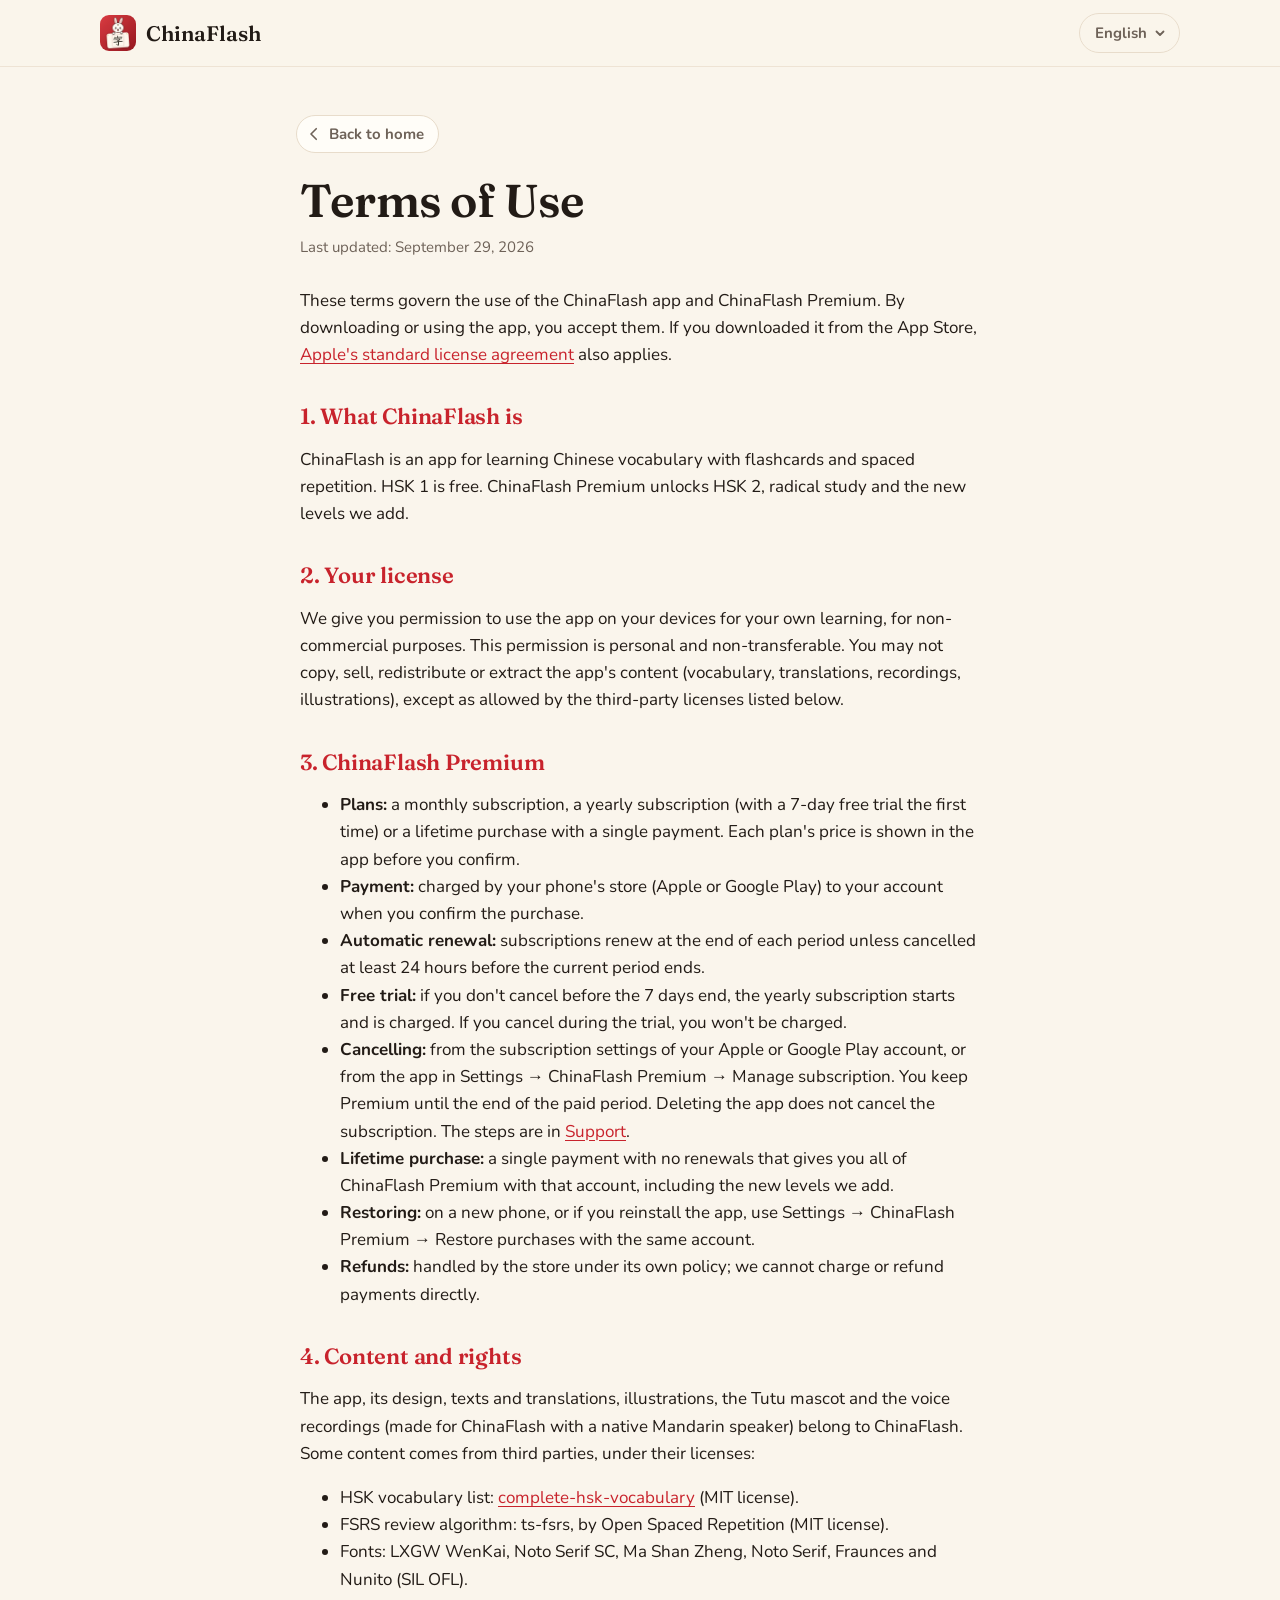
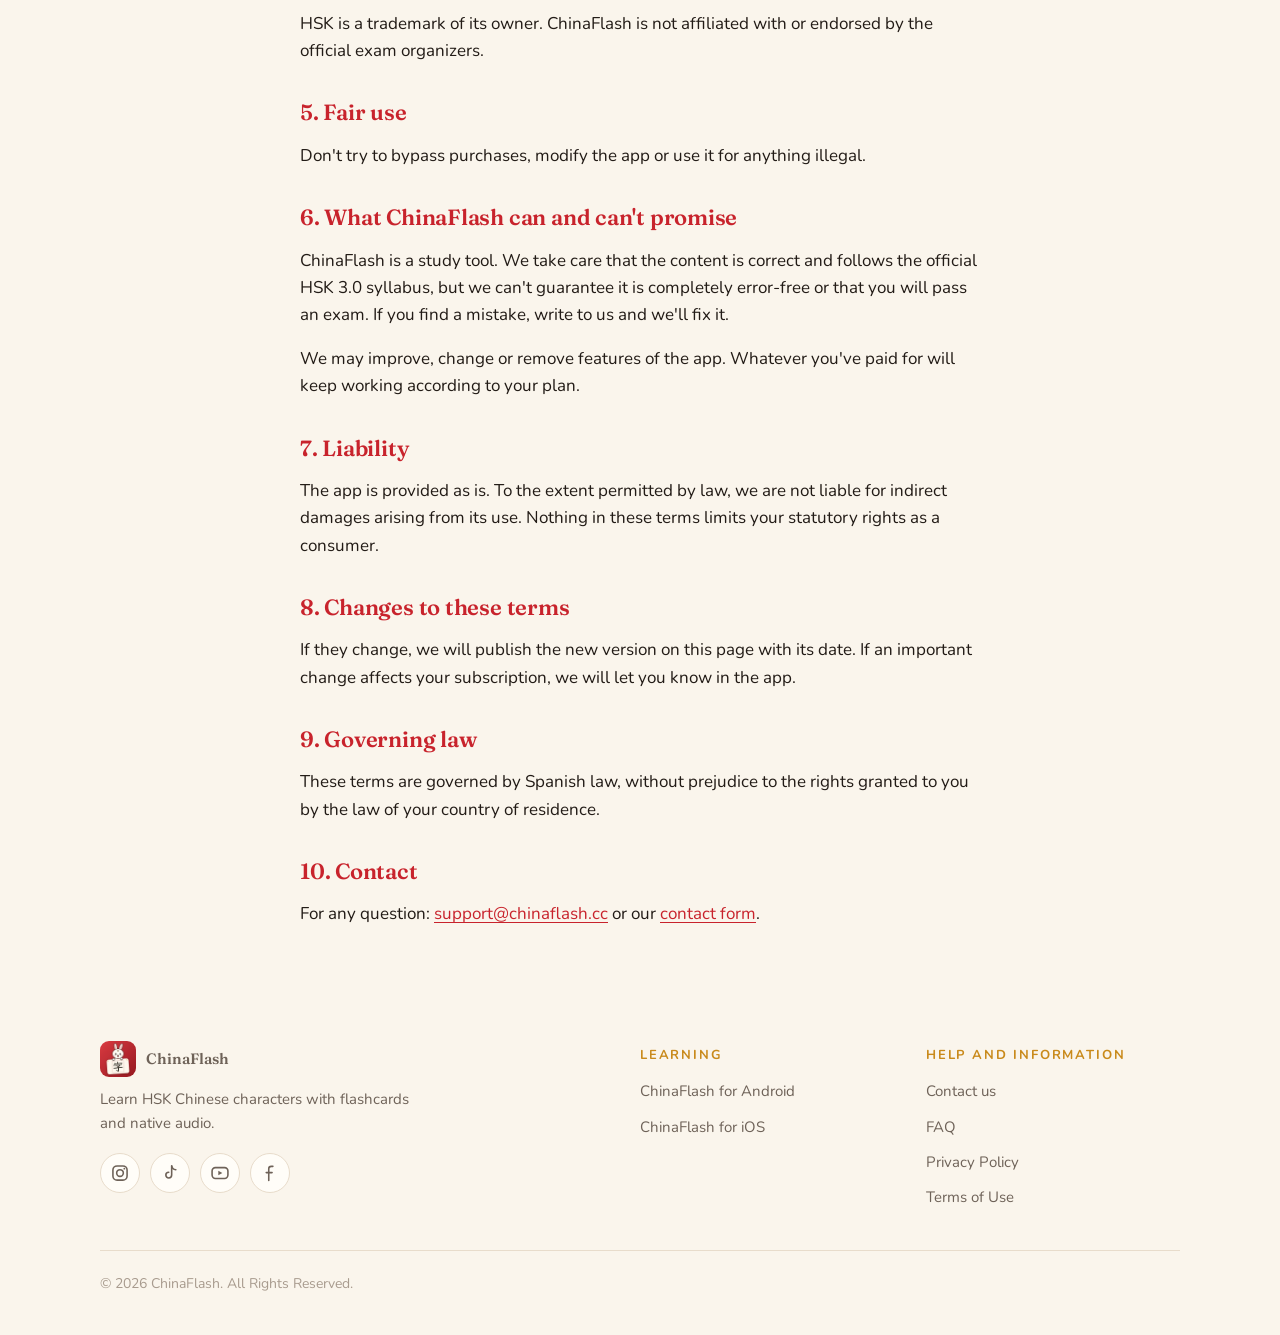
<file: terms/index.html>
<!doctype html>
<html lang="en">
  <head>
    <meta charset="utf-8" />
    <meta name="viewport" content="width=device-width, initial-scale=1" />
    <title>Terms of Use · ChinaFlash</title>
    <meta name="description" content="Terms of Use of ChinaFlash and ChinaFlash Premium." />
    <meta name="theme-color" content="#faf5ec" />
    <link rel="canonical" href="https://chinaflash.cc/terms/" />
    <link rel="alternate" hreflang="es" href="https://chinaflash.cc/terminos/" />
    <link rel="icon" href="/favicon.png?v=2" type="image/png" />
    <link rel="apple-touch-icon" href="/apple-touch-icon.png?v=2" />
    <script>
      (function(){var p="auto";try{p=localStorage.getItem("cf-theme")||"auto"}catch(e){}document.documentElement.dataset.theme=/^(papel|tinta|otono|chunjie|porcelana)$/.test(p)?p:(matchMedia("(prefers-color-scheme: dark)").matches?"tinta":"papel")})();
    </script>
    <link rel="stylesheet" href="/style.css?v=12" />
    <script src="/site.js?v=11" defer></script>
  </head>
  <body>
    <header class="top">
      <div class="wrap">
        <a class="brand" href="/en/"><img src="/img/icon.webp?v=2" alt="" width="36" height="36" />ChinaFlash</a>
        <details class="langsel"><summary aria-label="Language: English">English<svg viewBox="0 0 12 12" aria-hidden="true"><path d="M2.5 4.5 6 8l3.5-3.5"/></svg></summary><ul><li><a href="/terminos/" hreflang="es" lang="es">Español</a></li><li><a href="#" aria-current="true">English</a></li></ul></details>
      </div>
    </header>

    <main class="doc" id="main">
      <a class="goback" href="/en/"><svg viewBox="0 0 24 24" aria-hidden="true"><path d="M15 5l-7 7 7 7"/></svg>Back to home</a>
      <h1>Terms of Use</h1>
      <p class="meta">Last updated: September 29, 2026</p>

      <p>These terms govern the use of the ChinaFlash app and ChinaFlash Premium. By downloading or using the app, you accept them. If you downloaded it from the App Store, <a href="https://www.apple.com/legal/internet-services/itunes/dev/stdeula/">Apple's standard license agreement</a> also applies.</p>

      <h2>1. What ChinaFlash is</h2>
      <p>ChinaFlash is an app for learning Chinese vocabulary with flashcards and spaced repetition. HSK 1 is free. ChinaFlash Premium unlocks HSK 2, radical study and the new levels we add.</p>

      <h2>2. Your license</h2>
      <p>We give you permission to use the app on your devices for your own learning, for non-commercial purposes. This permission is personal and non-transferable. You may not copy, sell, redistribute or extract the app's content (vocabulary, translations, recordings, illustrations), except as allowed by the third-party licenses listed below.</p>

      <h2>3. ChinaFlash Premium</h2>
      <ul>
        <li><strong>Plans:</strong> a monthly subscription, a yearly subscription (with a 7-day free trial the first time) or a lifetime purchase with a single payment. Each plan's price is shown in the app before you confirm.</li>
        <li><strong>Payment:</strong> charged by your phone's store (Apple or Google Play) to your account when you confirm the purchase.</li>
        <li><strong>Automatic renewal:</strong> subscriptions renew at the end of each period unless cancelled at least 24 hours before the current period ends.</li>
        <li><strong>Free trial:</strong> if you don't cancel before the 7 days end, the yearly subscription starts and is charged. If you cancel during the trial, you won't be charged.</li>
        <li><strong>Cancelling:</strong> from the subscription settings of your Apple or Google Play account, or from the app in Settings → ChinaFlash Premium → Manage subscription. You keep Premium until the end of the paid period. Deleting the app does not cancel the subscription. The steps are in <a href="/support/">Support</a>.</li>
        <li><strong>Lifetime purchase:</strong> a single payment with no renewals that gives you all of ChinaFlash Premium with that account, including the new levels we add.</li>
        <li><strong>Restoring:</strong> on a new phone, or if you reinstall the app, use Settings → ChinaFlash Premium → Restore purchases with the same account.</li>
        <li><strong>Refunds:</strong> handled by the store under its own policy; we cannot charge or refund payments directly.</li>
      </ul>

      <h2>4. Content and rights</h2>
      <p>The app, its design, texts and translations, illustrations, the Tutu mascot and the voice recordings (made for ChinaFlash with a native Mandarin speaker) belong to ChinaFlash. Some content comes from third parties, under their licenses:</p>
      <ul>
        <li>HSK vocabulary list: <a href="https://github.com/drkameleon/complete-hsk-vocabulary">complete-hsk-vocabulary</a> (MIT license).</li>
        <li>FSRS review algorithm: ts-fsrs, by Open Spaced Repetition (MIT license).</li>
        <li>Fonts: LXGW WenKai, Noto Serif SC, Ma Shan Zheng, Noto Serif, Fraunces and Nunito (SIL OFL).</li>
      </ul>
      <p>HSK is a trademark of its owner. ChinaFlash is not affiliated with or endorsed by the official exam organizers.</p>

      <h2>5. Fair use</h2>
      <p>Don't try to bypass purchases, modify the app or use it for anything illegal.</p>

      <h2>6. What ChinaFlash can and can't promise</h2>
      <p>ChinaFlash is a study tool. We take care that the content is correct and follows the official HSK 3.0 syllabus, but we can't guarantee it is completely error-free or that you will pass an exam. If you find a mistake, write to us and we'll fix it.</p>
      <p>We may improve, change or remove features of the app. Whatever you've paid for will keep working according to your plan.</p>

      <h2>7. Liability</h2>
      <p>The app is provided as is. To the extent permitted by law, we are not liable for indirect damages arising from its use. Nothing in these terms limits your statutory rights as a consumer.</p>

      <h2>8. Changes to these terms</h2>
      <p>If they change, we will publish the new version on this page with its date. If an important change affects your subscription, we will let you know in the app.</p>

      <h2>9. Governing law</h2>
      <p>These terms are governed by Spanish law, without prejudice to the rights granted to you by the law of your country of residence.</p>

      <h2>10. Contact</h2>
      <p>For any question: <a href="mailto:support@chinaflash.cc">support@chinaflash.cc</a> or our <a href="/contact/">contact form</a>.</p>
    </main>

    <footer class="wrap foot">
      <div class="cols">
        <div>
          <a class="brand" href="/en/"><img src="/img/icon.webp?v=2" alt="" width="36" height="36" />ChinaFlash</a>
          <p>Learn HSK Chinese characters with flashcards and native audio.</p>
          <div class="social" aria-label="Redes sociales">
            <a href="https://www.instagram.com/chinaflashapp/" rel="me noopener" target="_blank" aria-label="Instagram"><svg viewBox="0 0 24 24" aria-hidden="true"><rect x="3.5" y="3.5" width="17" height="17" rx="5"/><circle cx="12" cy="12" r="4"/><circle class="dot" cx="17.2" cy="6.8" r="1.1"/></svg></a>
            <a href="https://www.tiktok.com/@chinaflashapp" rel="me noopener" target="_blank" aria-label="TikTok"><svg viewBox="0 0 24 24" aria-hidden="true"><path d="M14 3.5v11a3.5 3.5 0 1 1-3.5-3.5"/><path d="M14 3.5c.4 2.6 2.3 4.4 5 4.6"/></svg></a>
            <a href="https://www.youtube.com/@chinaflashapp" rel="me noopener" target="_blank" aria-label="YouTube"><svg viewBox="0 0 24 24" aria-hidden="true"><rect x="2.5" y="5.5" width="19" height="13" rx="4"/><path class="dot" d="M10 9.2v5.6l4.8-2.8Z"/></svg></a>
            <a href="https://www.facebook.com/chinaflashapp" rel="me noopener" target="_blank" aria-label="Facebook"><svg viewBox="0 0 24 24" aria-hidden="true"><path d="M15.5 4H13.5a3 3 0 0 0-3 3v14"/><path d="M7.5 11.5h7"/></svg></a>
          </div>
        </div>
        <div>
          <h4>Learning</h4>
          <ul>
            <li><a href="https://play.google.com/store/apps/details?id=com.chinaflash.app&amp;hl=en">ChinaFlash for Android</a></li>
            <li><a href="/en/#download">ChinaFlash for iOS</a></li>
          </ul>
        </div>
        <div>
          <h4>Help and information</h4>
          <ul>
            <li><a href="/contact/">Contact us</a></li>
            <li><a href="/support/">FAQ</a></li>
            <li><a href="/privacy/">Privacy Policy</a></li>
            <li><a href="/terms/">Terms of Use</a></li>
          </ul>
        </div>
      </div>
      <p class="legal">© 2026 ChinaFlash. All Rights Reserved.</p>
    </footer>
  </body>
</html>
</file>
<file: style.css>
@font-face { font-family: "Fraunces"; src: url("/fonts/fraunces-600.woff2") format("woff2"); font-weight: 600; font-display: swap; }
@font-face { font-family: "Nunito"; src: url("/fonts/nunito-400.woff2") format("woff2"); font-weight: 400; font-display: swap; }
@font-face { font-family: "Nunito"; src: url("/fonts/nunito-700.woff2") format("woff2"); font-weight: 700; font-display: swap; }
@font-face { font-family: "ChinaFlash Pinyin"; src: url("/fonts/pinyin-500.woff2") format("woff2"); font-weight: 500; font-display: swap; }
@font-face { font-family: "ChinaFlash Pinyin"; src: url("/fonts/pinyin-700.woff2") format("woff2"); font-weight: 700; font-display: swap; }
@font-face { font-family: "ChinaFlash Kai Web"; src: url("/fonts/kai.woff2") format("woff2"); font-display: block; }
@font-face { font-family: "ChinaFlash Brush Web"; src: url("/fonts/brush.woff2") format("woff2"); font-display: block; }

:root, [data-theme="papel"] {
  --bg: #faf5ec; --bg-deep: #f0e7d8; --surface: #fffdf8; --ink: #221b16; --ink-soft: #6e6258; --ink-faint: #a89b8e; --line: #e8dccb;
  --accent: #c8232c; --accent-deep: #8f1a1f; --on-accent: #fff8ee; --gold: #c98a1b; --jade: #1e9e6a; --again: #e5484d;
  --hero: #221b16; --hero-end: #3a2a22; --on-hero: #faf5ec; --on-hero-soft: #bdaf9f; --hero-accent: #c8232c; --on-hero-accent: #fff8ee;
  --card: #fffdf8; --card-ink: #221b16; --card-soft: #7a6d62; --card-line: #eadfcf; --grid: #c8232c; --shadow: #3c2814;
  color-scheme: light;
}
@media (prefers-color-scheme: dark) {
  :root:not([data-theme]) {
    --bg: #121110; --bg-deep: #201d1b; --surface: #1b1917; --ink: #f1eadf; --ink-soft: #b2a898; --ink-faint: #787065; --line: #2d2926;
    --accent: #e0473f; --accent-deep: #a8302a; --on-accent: #fff5ee; --gold: #e3b35a; --jade: #3cc48f; --again: #f2625e;
    --hero: #2a1a17; --hero-end: #1b1210; --on-hero: #f6eee3; --on-hero-soft: #b8a597; --hero-accent: #e0473f; --on-hero-accent: #fff5ee;
    --card: #1f1c1a; --card-ink: #f4ede2; --card-soft: #a89e91; --card-line: #34302c; --grid: #e0473f; --shadow: #000000;
    color-scheme: dark;
  }
}
[data-theme="tinta"] {
  --bg: #121110; --bg-deep: #201d1b; --surface: #1b1917; --ink: #f1eadf; --ink-soft: #b2a898; --ink-faint: #787065; --line: #2d2926;
  --accent: #e0473f; --accent-deep: #a8302a; --on-accent: #fff5ee; --gold: #e3b35a; --jade: #3cc48f; --again: #f2625e;
  --hero: #2a1a17; --hero-end: #1b1210; --on-hero: #f6eee3; --on-hero-soft: #b8a597; --hero-accent: #e0473f; --on-hero-accent: #fff5ee;
  --card: #1f1c1a; --card-ink: #f4ede2; --card-soft: #a89e91; --card-line: #34302c; --grid: #e0473f; --shadow: #000000;
  color-scheme: dark;
}
[data-theme="otono"] {
  --bg: #0d1a33; --bg-deep: #172a50; --surface: #152546; --ink: #f7ead0; --ink-soft: #c3b594; --ink-faint: #7f7b79; --line: #233867;
  --accent: #f29e38; --accent-deep: #c2701b; --on-accent: #2a1606; --gold: #f8d776; --jade: #6dd6a6; --again: #ff7b6b;
  --hero: #6e3e17; --hero-end: #3f210b; --on-hero: #fcebc6; --on-hero-soft: #d9b98b; --hero-accent: #f29e38; --on-hero-accent: #2a1606;
  --card: #fbf0da; --card-ink: #3b2410; --card-soft: #8a6a48; --card-line: #ebd6ae; --grid: #c2701b; --shadow: #02060f;
  color-scheme: dark;
}
[data-theme="chunjie"] {
  --bg: #fff1e2; --bg-deep: #fbe0c6; --surface: #fffbf5; --ink: #3d0a0c; --ink-soft: #80453a; --ink-faint: #b98f80; --line: #f3d2b3;
  --accent: #d00f1f; --accent-deep: #920714; --on-accent: #ffe9b8; --gold: #d99a00; --jade: #1e9e6a; --again: #e5484d;
  --hero: #b30e1b; --hero-end: #7d0612; --on-hero: #ffe6a8; --on-hero-soft: #f7bfa0; --hero-accent: #f6c343; --on-hero-accent: #6b0710;
  --card: #fffbf5; --card-ink: #3d0a0c; --card-soft: #8c5446; --card-line: #f2d4b8; --grid: #d00f1f; --shadow: #6b0a0a;
  color-scheme: light;
}
[data-theme="porcelana"] {
  --bg: #f3f6fa; --bg-deep: #e2e9f3; --surface: #ffffff; --ink: #0e1e3d; --ink-soft: #4f5f7d; --ink-faint: #8e9ab0; --line: #d8e1ee;
  --accent: #1f4e9c; --accent-deep: #143468; --on-accent: #f3f6fa; --gold: #b8862e; --jade: #1e9e6a; --again: #e5484d;
  --hero: #16386f; --hero-end: #0d2249; --on-hero: #f3f6fa; --on-hero-soft: #a9bcdd; --hero-accent: #f3f6fa; --on-hero-accent: #16386f;
  --card: #ffffff; --card-ink: #0e1e3d; --card-soft: #5b6b88; --card-line: #dce4f0; --grid: #1f4e9c; --shadow: #0e1e3d;
  color-scheme: light;
}
:root {
  --lift: 0 1px 2px color-mix(in srgb, var(--shadow) 10%, transparent), 0 14px 36px color-mix(in srgb, var(--shadow) 16%, transparent);
  --radius: 22px;
}

@property --bg { syntax: "<color>"; inherits: true; initial-value: #faf5ec; }
@property --bg-deep { syntax: "<color>"; inherits: true; initial-value: #f0e7d8; }
@property --surface { syntax: "<color>"; inherits: true; initial-value: #fffdf8; }
@property --ink { syntax: "<color>"; inherits: true; initial-value: #221b16; }
@property --ink-soft { syntax: "<color>"; inherits: true; initial-value: #6e6258; }
@property --ink-faint { syntax: "<color>"; inherits: true; initial-value: #a89b8e; }
@property --line { syntax: "<color>"; inherits: true; initial-value: #e8dccb; }
@property --accent { syntax: "<color>"; inherits: true; initial-value: #c8232c; }
@property --accent-deep { syntax: "<color>"; inherits: true; initial-value: #8f1a1f; }
@property --on-accent { syntax: "<color>"; inherits: true; initial-value: #fff8ee; }
@property --gold { syntax: "<color>"; inherits: true; initial-value: #c98a1b; }
@property --jade { syntax: "<color>"; inherits: true; initial-value: #1e9e6a; }
@property --again { syntax: "<color>"; inherits: true; initial-value: #e5484d; }
@property --hero { syntax: "<color>"; inherits: true; initial-value: #221b16; }
@property --hero-end { syntax: "<color>"; inherits: true; initial-value: #3a2a22; }
@property --on-hero { syntax: "<color>"; inherits: true; initial-value: #faf5ec; }
@property --on-hero-soft { syntax: "<color>"; inherits: true; initial-value: #bdaf9f; }
@property --hero-accent { syntax: "<color>"; inherits: true; initial-value: #c8232c; }
@property --on-hero-accent { syntax: "<color>"; inherits: true; initial-value: #fff8ee; }
@property --card { syntax: "<color>"; inherits: true; initial-value: #fffdf8; }
@property --card-ink { syntax: "<color>"; inherits: true; initial-value: #221b16; }
@property --card-soft { syntax: "<color>"; inherits: true; initial-value: #7a6d62; }
@property --card-line { syntax: "<color>"; inherits: true; initial-value: #eadfcf; }
@property --grid { syntax: "<color>"; inherits: true; initial-value: #c8232c; }
@property --shadow { syntax: "<color>"; inherits: true; initial-value: #3c2814; }
[data-theme] {
  --fade: 0.9s ease;
  transition: --bg var(--fade), --bg-deep var(--fade), --surface var(--fade), --ink var(--fade), --ink-soft var(--fade), --ink-faint var(--fade), --line var(--fade),
    --accent var(--fade), --accent-deep var(--fade), --on-accent var(--fade), --gold var(--fade), --jade var(--fade), --again var(--fade),
    --hero var(--fade), --hero-end var(--fade), --on-hero var(--fade), --on-hero-soft var(--fade), --hero-accent var(--fade), --on-hero-accent var(--fade),
    --card var(--fade), --card-ink var(--fade), --card-soft var(--fade), --card-line var(--fade), --grid var(--fade), --shadow var(--fade);
}

* { box-sizing: border-box; }
html { -webkit-text-size-adjust: 100%; scroll-behavior: smooth; scroll-padding-top: 80px; }
body { margin: 0; background: var(--bg); color: var(--ink); font: 17px/1.6 "Nunito", -apple-system, "Segoe UI", Roboto, sans-serif; overflow-x: clip; }
main { overflow-x: clip; }
img { display: block; max-width: 100%; height: auto; }
a { color: var(--accent); text-underline-offset: 3px; }
button { font: inherit; color: inherit; }
:focus-visible { outline: 2.5px solid var(--accent); outline-offset: 3px; border-radius: 6px; }
.zh { font-family: "ChinaFlash Kai Web", "Kaiti SC", "STKaiti", "KaiTi", serif; font-weight: normal; }
.brush { font-family: "ChinaFlash Brush Web", "ChinaFlash Kai Web", "Kaiti SC", "KaiTi", serif; font-weight: normal; }

.pin, .py { font-family: "ChinaFlash Pinyin", "Noto Serif", Georgia, serif; font-weight: 700; }
h1, h2, h3 { font-family: "Fraunces", Georgia, serif; font-weight: 600; line-height: 1.12; margin: 0; letter-spacing: -0.01em; }
.hl { color: var(--accent); }
.wrap { max-width: 1120px; margin: 0 auto; padding: 0 20px; }
.skip { position: absolute; left: -999px; top: 8px; background: var(--surface); padding: 8px 14px; border-radius: 10px; z-index: 100; }
.skip:focus { left: 12px; }

.top { position: sticky; top: 0; z-index: 50; transition: background-color 0.3s ease, border-color 0.3s ease; background: color-mix(in srgb, var(--bg) 86%, transparent); backdrop-filter: saturate(1.4) blur(14px); -webkit-backdrop-filter: saturate(1.4) blur(14px); border-bottom: 1px solid color-mix(in srgb, var(--line) 70%, transparent); }
.top .wrap { display: flex; align-items: center; gap: 18px; height: 66px; }
.brand { display: flex; align-items: center; gap: 10px; color: var(--ink); text-decoration: none; font: 600 21px "Fraunces", Georgia, serif; margin-right: auto; }
.brand img { width: 36px; height: 36px; border-radius: 9px; }
.nav { display: flex; gap: 22px; }
.nav a { color: var(--ink-soft); text-decoration: none; font-weight: 700; font-size: 15px; }
.nav a:hover { color: var(--ink); }
.lang { color: var(--ink-soft); font-weight: 700; font-size: 14px; text-decoration: none; border: 1px solid var(--line); border-radius: 999px; padding: 6px 13px; }
.lang:hover { color: var(--ink); border-color: var(--ink-faint); }
.langsel { position: relative; }
.langsel summary { list-style: none; cursor: pointer; display: flex; align-items: center; gap: 7px; padding: 7px 13px 7px 15px; border: 1px solid var(--line); border-radius: 999px; color: var(--ink-soft); font-weight: 700; font-size: 15px; }
.langsel summary::-webkit-details-marker { display: none; }
.langsel summary:hover { color: var(--ink); }
.langsel summary svg { width: 12px; height: 12px; fill: none; stroke: currentColor; stroke-width: 1.8; stroke-linecap: round; stroke-linejoin: round; transition: transform 0.2s; }
.langsel[open] summary svg { transform: rotate(180deg); }
.langsel ul { position: absolute; right: 0; top: calc(100% + 8px); min-width: 160px; list-style: none; margin: 0; padding: 6px; background: var(--surface); border: 1px solid var(--line); border-radius: 14px; box-shadow: var(--lift); }
.langsel li a { display: block; padding: 9px 12px; border-radius: 9px; color: var(--ink); font-weight: 700; font-size: 15px; text-decoration: none; }
.langsel li a:hover { background: var(--bg-deep); }
.langsel li a[aria-current] { color: var(--accent); }
.top.over .langsel summary { color: var(--on-hero-soft); border-color: color-mix(in srgb, var(--on-hero) 28%, transparent); }
.top.over .langsel summary:hover { color: var(--on-hero); }
.top.over { background: transparent; border-bottom-color: transparent; backdrop-filter: none; -webkit-backdrop-filter: none; }
.top.over.scrolled { background: color-mix(in srgb, var(--hero) 88%, transparent); backdrop-filter: saturate(1.4) blur(14px); -webkit-backdrop-filter: saturate(1.4) blur(14px); }
.top.over .brand { color: var(--on-hero); }
.top.over .nav a, .top.over .lang { color: var(--on-hero-soft); }
.top.over .nav a:hover, .top.over .lang:hover { color: var(--on-hero); }
.top.over .lang { border-color: color-mix(in srgb, var(--on-hero) 28%, transparent); }

.hero { position: relative; overflow: hidden; margin-top: -66px; padding-top: 66px; background: linear-gradient(160deg, var(--hero), var(--hero-end)); color: var(--on-hero); }
.hero-bg { position: absolute; inset: 0; pointer-events: none; }
.hbg { position: absolute; inset: 0; overflow: hidden; opacity: 0; transition: opacity 0.9s ease; background: linear-gradient(160deg, var(--hero), var(--hero-end)); }
.hbg.on { opacity: 1; }
.hbg::after { content: ""; position: absolute; inset: 0; background: radial-gradient(ellipse 60% 60% at 80% 15%, color-mix(in srgb, var(--hero-accent) 16%, transparent), transparent 70%); }
.hbg .ornament { --ink: var(--on-hero); --accent: var(--hero-accent); --bg-deep: var(--hero-end); }

.hb-art { position: absolute; display: block; overflow: visible; color: var(--on-hero); opacity: 0.1; pointer-events: none; }
.hbg .hb-art { width: 300px; left: max(16px, 2vw); top: 30%; transform: rotate(-8deg); }
.cta-art .hb-art { width: 230px; left: max(16px, 2vw); top: 9%; transform: rotate(-8deg); }
.hb-art .hb-fill * { fill: currentColor; stroke: currentColor; }
.hb-art .hb-fill :is(.a-line, .a-handle, .a-handle-in, .a-motion) { fill: none; }
.hb-art .a-shadow { display: none; }
.hb-art .hb-fill .hb-hole { fill: none; stroke: none; }
.hb-art .hb-cut * { fill: none; stroke: none; }
.hb-art .hb-cut .hb-hole { stroke: #000; }
.hb-art .hb-cut :is(.a-num, .a-accent-bar, .a-lens).hb-hole { fill: #000; }
.hero .o-big { opacity: 0.1; }
.ornament { position: absolute; top: 0; right: 0; width: min(760px, 100%); height: 430px; pointer-events: none; -webkit-mask-image: linear-gradient(to right, transparent, #000 35%); mask-image: linear-gradient(to right, transparent, #000 35%); }
.ornament svg { width: 100%; height: 100%; }
.hero .wrap { position: relative; display: grid; grid-template-columns: 1.05fr 0.95fr; gap: 40px; align-items: center; padding-top: 40px; padding-bottom: 104px; }
.eyebrow { color: var(--gold); font-weight: 700; font-size: 14px; letter-spacing: 0.16em; text-transform: uppercase; margin: 0 0 16px; }
.hero h1 { font-size: clamp(56px, 9vw, 108px); line-height: 1; }
.rule { width: 52px; height: 4px; border-radius: 2px; background: var(--hero-accent); margin: 24px 0; }
.lead { font-size: 20px; color: var(--on-hero-soft); margin: 0 0 30px; max-width: 29em; }
.stores { display: flex; flex-wrap: wrap; gap: 12px; }
.stores { gap: 16px; }
.soon { display: inline-flex; align-items: center; gap: 14px; min-width: 250px; background: var(--ink); color: var(--bg); border-radius: 18px; padding: 14px 28px 14px 16px; line-height: 1.2; text-decoration: none; box-shadow: 0 10px 26px rgba(0, 0, 0, 0.22); }
.soon .soon-seal { width: 48px; height: 48px; border-radius: 11px; background: var(--accent); color: var(--on-accent); display: grid; place-items: center; font-size: 34px; transform: rotate(-4deg); }
.soon small { display: block; font-size: 14px; opacity: 0.8; }
.soon strong { font: 600 27px "Fraunces", Georgia, serif; }
.facts { list-style: none; display: flex; flex-wrap: wrap; gap: 8px 20px; padding: 0; margin: 22px 0 0; color: var(--on-hero-soft); font-size: 15px; }
.facts li { display: flex; align-items: center; gap: 8px; }
.facts li::before { content: ""; width: 6px; height: 6px; border-radius: 50%; background: var(--gold); }

.phone { position: relative; background: #15110e; border-radius: 48px; padding: 11px; box-shadow: 0 0 0 1px color-mix(in srgb, var(--ink) 14%, transparent), var(--lift); }
.phone::before { content: ""; position: absolute; top: 20px; left: 50%; width: 76px; height: 22px; margin-left: -38px; border-radius: 12px; background: #15110e; z-index: 12; }
.screen { position: relative; color: var(--ink); aspect-ratio: 9 / 19.2; border-radius: 38px; overflow: hidden; background: var(--bg); display: flex; flex-direction: column; padding: 52px 16px 20px; }

.stage { position: relative; justify-self: center; width: min(300px, 80vw); }
.stage::before { content: ""; position: absolute; left: 50%; top: 42%; width: 150%; aspect-ratio: 1; transform: translate(-50%, -50%); border-radius: 50%; background: radial-gradient(circle, color-mix(in srgb, var(--hero-accent) 24%, transparent) 0, color-mix(in srgb, var(--hero-accent) 10%, transparent) 45%, transparent 70%); pointer-events: none; }
.stage .phone { z-index: 2; box-shadow: 0 0 0 1.5px color-mix(in srgb, var(--on-hero) 22%, transparent), 0 26px 60px rgba(0, 0, 0, 0.35); }
.show { padding: 0; font-size: 13px; line-height: 1.35; }
.show .scr { position: absolute; inset: 0; padding: 50px 15px 18px; display: flex; flex-direction: column; background: var(--bg); opacity: 0; transform: translateX(26px); transition: opacity 0.4s ease, transform 0.45s cubic-bezier(0.3, 0.7, 0.3, 1); pointer-events: none; }
.show .scr.on { opacity: 1; transform: none; }
.show .scr-study.under { transform: scale(0.94); opacity: 0.6; }
.sbar { position: absolute; z-index: 11; top: 13px; left: 30px; right: 24px; display: flex; justify-content: space-between; align-items: center; color: var(--ink); font-size: 13px; transition: color 0.3s; }
.sbar span { display: flex; align-items: flex-end; gap: 2px; }
.sbar i { width: 3px; background: currentColor; border-radius: 1px; }
.sbar i:nth-child(1) { height: 5px; } .sbar i:nth-child(2) { height: 7px; } .sbar i:nth-child(3) { height: 9px; }
.sbar em { width: 21px; height: 10px; margin-left: 5px; border: 1.5px solid currentColor; border-radius: 3px; position: relative; opacity: 0.9; }
.sbar em::after { content: ""; position: absolute; inset: 1.5px 5px 1.5px 1.5px; background: currentColor; border-radius: 1px; }
.show[data-scr="xray"] .sbar { color: #9fb7c4; }

.finger { position: absolute; z-index: 10; left: 0; top: 0; width: 42px; height: 42px; margin: -21px 0 0 -21px; border-radius: 50%; background: color-mix(in srgb, var(--ink) 22%, transparent); border: 2px solid color-mix(in srgb, #fff 85%, transparent); box-shadow: 0 3px 12px rgba(0, 0, 0, 0.3); opacity: 0; transform: translate(var(--fx, 50%), var(--fy, 80%)) scale(0.6); transition: transform 0.5s cubic-bezier(0.3, 0.7, 0.3, 1), opacity 0.25s ease; pointer-events: none; }
.finger.on { opacity: 1; transform: translate(var(--fx), var(--fy)) scale(1); }
.finger.press { transform: translate(var(--fx), var(--fy)) scale(0.82); }
.finger.drag { transition: transform 0.75s cubic-bezier(0.3, 0.7, 0.3, 1), opacity 0.25s ease; }
.finger::after { content: ""; position: absolute; inset: -2px; border-radius: 50%; border: 2px solid color-mix(in srgb, #fff 80%, transparent); opacity: 0; }
.finger.press:not(.drag)::after { animation: ripple 0.55s ease-out; }
@keyframes ripple { from { transform: scale(1); opacity: 0.9; } to { transform: scale(2.1); opacity: 0; } }
.show .pressed { transform: scale(0.94); transition: transform 0.15s ease; }

.scr-home { padding-bottom: 0; }
.h-orn { position: absolute; top: 0; left: 0; right: 0; height: 190px; pointer-events: none; -webkit-mask-image: linear-gradient(to right, transparent, #000 45%); mask-image: linear-gradient(to right, transparent, #000 45%); }
.h-orn svg { width: 100%; height: 100%; }
.h-top, .h-chips, .h-today, .h-sec, .h-decks { position: relative; }
.h-top { display: flex; align-items: flex-start; gap: 5px; }
.h-top > div { flex: 1; min-width: 0; }
.h-hello { display: block; font-size: 32px; line-height: 1.05; color: var(--ink); }
.h-top small { font-size: 10px; color: var(--ink-soft); }
.h-pill { display: flex; align-items: center; gap: 3px; height: 27px; padding: 0 8px; border-radius: 999px; background: var(--surface); border: 1px solid var(--line); font-size: 11.5px; font-weight: 700; }
.h-pill svg { width: 12px; height: 12px; fill: var(--accent); }
.h-icon { width: 27px; height: 27px; border-radius: 50%; background: var(--surface); border: 1px solid var(--line); display: grid; place-items: center; }
.h-icon svg { width: 14px; height: 14px; fill: none; stroke: var(--ink); stroke-width: 1.8; stroke-linecap: round; stroke-linejoin: round; }
.h-icon svg circle { fill: var(--ink); stroke: none; }
.h-icon:last-child svg circle { fill: none; stroke: var(--ink); }
.h-chips { display: flex; gap: 6px; margin: 9px 0 10px; }
.h-chips span { font-size: 11px; font-weight: 700; padding: 3px 11px; border-radius: 999px; background: var(--bg-deep); color: var(--ink-soft); }
.h-chips .on { background: var(--accent); color: var(--on-accent); }
.h-today { background: linear-gradient(135deg, var(--hero), var(--hero-end)); color: var(--on-hero); border-radius: 15px; padding: 11px 11px 10px 12px; box-shadow: var(--lift); }
.h-trow { display: flex; gap: 4px; }
.h-tt { flex: 1; min-width: 0; }
.h-today small { display: block; font-size: 8.5px; font-weight: 700; letter-spacing: 0.16em; color: var(--gold); }
.h-today b { display: block; font: 600 15px/1.2 "Fraunces", Georgia, serif; margin: 4px 0 3px; }
.h-today p { margin: 0; font-size: 10px; color: var(--on-hero-soft); line-height: 1.3; }
.h-tutu { flex: none; width: 58px; margin: -4px -4px 0 0; }
.h-row { display: flex; align-items: center; gap: 10px; margin-top: 9px; }
.h-foot { flex: 1; min-width: 0; }
.h-prog { height: 5px; border-radius: 3px; background: color-mix(in srgb, var(--on-hero) 15%, transparent); overflow: hidden; }
.h-prog i { display: block; height: 100%; width: 0; background: var(--gold); border-radius: 3px; transition: width 1s ease 0.2s; }
.h-foot em { display: block; font-style: normal; font-size: 9px; color: var(--on-hero-soft); margin-top: 4px; }
.h-btn { flex: none; background: var(--hero-accent); color: var(--on-hero-accent); border-radius: 999px; padding: 7px 13px; font-size: 11.5px; font-weight: 700; }
.h-sec { font: 600 15px "Fraunces", Georgia, serif; margin: 14px 0 8px; }
.h-decks { display: grid; grid-template-columns: 1fr 1fr; gap: 8px; }
.h-deck { background: var(--surface); border: 1px solid var(--line); border-radius: 12px; padding: 8px 9px 8px; display: flex; flex-direction: column; min-width: 0; }
.h-art { width: 36px; height: 36px; border-radius: 11px; display: grid; place-items: center; background: color-mix(in srgb, var(--deck) 11%, transparent); margin-bottom: 6px; }
.h-art svg { width: 27px; height: 27px; }
.h-art .da { stroke: var(--ink); stroke-width: 2.5; stroke-linejoin: round; stroke-linecap: round; }
.h-art .da.thin { stroke-width: 1.6; }
.h-art line.da { fill: none; }
.h-deck b { font: 600 12.5px "Fraunces", Georgia, serif; }
.h-deck small { font-size: 9px; color: var(--ink-soft); white-space: nowrap; overflow: hidden; text-overflow: ellipsis; }
.h-bar { height: 4px; border-radius: 2px; background: var(--bg-deep); margin-top: 6px; overflow: hidden; }
.h-bar i { display: block; height: 100%; width: 0; background: var(--deck); border-radius: 2px; transition: width 0.9s cubic-bezier(0.3, 0.7, 0.3, 1); }
.h-deck em { font-style: normal; font-size: 8.5px; font-weight: 700; color: var(--ink-faint); margin-top: 4px; }
.go .h-prog i { width: 33%; }
.go .h-bar i { width: calc(var(--p) * 100%); }
.h-deck:nth-child(2) .h-bar i { transition-delay: 0.12s; }
.h-deck:nth-child(3) .h-bar i { transition-delay: 0.24s; }
.h-deck:nth-child(4) .h-bar i { transition-delay: 0.36s; }
.h-tabs { position: absolute; left: 0; right: 0; bottom: 0; z-index: 2; display: flex; justify-content: space-around; padding: 7px 10px 16px; background: var(--surface); border-top: 1px solid var(--line); }
.h-tabs span { display: flex; flex-direction: column; align-items: center; gap: 2px; font-size: 8.5px; font-weight: 700; color: var(--ink-faint); }
.h-tabs svg { width: 17px; height: 17px; fill: none; stroke: currentColor; stroke-width: 2; stroke-linecap: round; stroke-linejoin: round; }
.h-tabs .on { color: var(--accent); }
.h-tabs .on svg { fill: currentColor; }

.study-top { display: flex; align-items: center; gap: 10px; }
.study-top .x { flex: none; width: 30px; height: 30px; border-radius: 50%; background: var(--bg-deep); display: grid; place-items: center; }
.study-top .x svg { width: 12px; height: 12px; stroke: var(--ink-soft); stroke-width: 2.4; stroke-linecap: round; }
.study-top .mid { flex: 1; min-width: 0; }
.study-top small { display: block; font-size: 11.5px; font-weight: 700; color: var(--ink-soft); line-height: 1.2; margin-bottom: 5px; }
.bar { height: 6px; border-radius: 3px; background: var(--bg-deep); overflow: hidden; }
.bar i { display: block; height: 100%; width: 0; background: var(--jade); border-radius: 3px; transition: width 0.35s ease; }
.left { font-size: 11.5px; font-weight: 700; color: var(--ink-soft); white-space: nowrap; }
.counts { display: flex; justify-content: space-between; margin-top: 12px; font-size: 12px; font-weight: 700; }
.counts span { border: 1px solid; border-radius: 999px; padding: 2px 10px; }
.counts .again { color: var(--again); border-color: color-mix(in srgb, var(--again) 40%, transparent); }
.counts .ok { color: var(--jade); border-color: color-mix(in srgb, var(--jade) 40%, transparent); }
.deck { position: relative; flex: 1; min-height: 0; display: grid; place-items: center; padding: 16px 2px; container-type: size; }

.flash { position: relative; width: min(100cqw, 100cqh * 5 / 6.8); height: auto; aspect-ratio: 5 / 6.8; cursor: pointer; touch-action: pan-y; user-select: none; -webkit-user-select: none; perspective: 1200px; transform: translateX(var(--drag, 0px)) rotate(var(--tilt, 0deg)); transition: transform 0.3s ease, opacity 0.3s ease; }
.flash.dragging { transition: transform 0.75s cubic-bezier(0.3, 0.7, 0.3, 1); }
.flash.leaving { transform: translateX(var(--dx, 0px)) rotate(var(--tilt-out, 0deg)); opacity: 0; }
.flash:focus-visible { outline-offset: 6px; border-radius: 20px; }
.inner { position: absolute; inset: 0; transform-style: preserve-3d; -webkit-transform-style: preserve-3d; transition: transform 0.5s cubic-bezier(0.3, 0.7, 0.3, 1); }
.flipped .inner { transform: rotateY(180deg); }
.snap .flash, .snap .inner, .snap .face { transition: none !important; }
.face { position: absolute; inset: 0; backface-visibility: hidden; -webkit-backface-visibility: hidden; background: var(--card); color: var(--card-ink); border: 1px solid var(--card-line); border-radius: 20px; box-shadow: 0 10px 26px color-mix(in srgb, var(--shadow) 22%, transparent); display: flex; flex-direction: column; align-items: center; justify-content: center; overflow: hidden; }
.face::before { content: ""; position: absolute; top: 0; left: 0; right: 0; height: 5px; background: var(--accent); }
.front { transform: rotateY(0deg) translateZ(1px); }
.back { transform: rotateY(180deg) translateZ(1px); }

.face { transition: visibility 0s linear 0.25s; }
.back, .flipped .front { visibility: hidden; }
.flipped .back { visibility: visible; }
.face .py { font-size: 22px; font-weight: 500; line-height: 1.3; color: var(--card-soft); }
.front .py { position: absolute; top: 24px; }
.tzg { position: relative; width: 66%; aspect-ratio: 1; border: 1.5px solid color-mix(in srgb, var(--grid) 35%, transparent); border-radius: 4px; display: grid; place-items: center; }
.tzg::before, .tzg::after { content: ""; position: absolute; border: 0 dashed color-mix(in srgb, var(--grid) 30%, transparent); }
.tzg::before { left: 50%; top: 0; bottom: 0; border-left-width: 1.5px; }
.tzg::after { top: 50%; left: 0; right: 0; border-top-width: 1.5px; }
.tzg .hz { position: relative; z-index: 1; font-size: 104px; line-height: 1; }
.tzg .hz.two { font-size: 62px; letter-spacing: 0.02em; }
.hint { position: absolute; bottom: 18px; font-size: 12px; letter-spacing: 0.08em; color: var(--card-soft); opacity: 0.7; }
.back .hz { font-size: 64px; line-height: 1.1; }
.back .py { color: var(--jade); font-size: 20px; font-weight: 700; margin-top: 4px; }
.back hr { width: 36px; border: 0; border-top: 1.5px solid var(--card-line); margin: 14px 0; }
.back .mean { font: 600 26px "Fraunces", Georgia, serif; text-align: center; padding: 0 16px; }
.fret4 { position: absolute; inset: 10px; pointer-events: none; }
.fret4 svg { position: absolute; width: 16px; height: 16px; fill: none; stroke: var(--gold); stroke-width: 1.6; opacity: 0.7; }
.fret4 svg:nth-child(1) { top: 0; left: 0; }
.fret4 svg:nth-child(2) { top: 0; right: 0; transform: rotate(90deg); }
.fret4 svg:nth-child(3) { bottom: 0; right: 0; transform: rotate(180deg); }
.fret4 svg:nth-child(4) { bottom: 0; left: 0; transform: rotate(270deg); }
[data-lean="ok"] .face { box-shadow: 0 0 0 3px var(--jade), 0 10px 26px color-mix(in srgb, var(--shadow) 22%, transparent); }
[data-lean="again"] .face { box-shadow: 0 0 0 3px var(--again), 0 10px 26px color-mix(in srgb, var(--shadow) 22%, transparent); }
.stamp { position: absolute; top: 26px; z-index: 2; padding: 2px 9px; border: 2.5px solid; border-radius: 8px; font-weight: 700; font-size: 14px; letter-spacing: 0.08em; opacity: 0; transition: opacity 0.2s; background: color-mix(in srgb, var(--card) 80%, transparent); }
.stamp-ok { left: 14px; color: var(--jade); transform: rotate(-12deg); }
.stamp-again { right: 14px; color: var(--again); transform: rotate(12deg); }
[data-lean="ok"] .stamp-ok, [data-lean="again"] .stamp-again { opacity: 1; }
.actions { height: 58px; display: flex; align-items: center; justify-content: center; gap: 14px; }
.btn-flip { height: 48px; padding: 0 26px; border: 0; border-radius: 999px; background: var(--accent); color: var(--on-accent); font-weight: 700; font-size: 16px; display: flex; align-items: center; gap: 8px; cursor: pointer; }
.btn-flip svg { width: 18px; height: 18px; fill: none; stroke: currentColor; stroke-width: 2; stroke-linecap: round; stroke-linejoin: round; }
.round { position: relative; width: 52px; height: 52px; border-radius: 50%; border: 2px solid; background: var(--surface); display: grid; place-items: center; cursor: pointer; }
.round svg { width: 22px; height: 22px; fill: none; stroke: currentColor; stroke-width: 2.4; stroke-linecap: round; stroke-linejoin: round; }
.round.again { color: var(--again); border-color: var(--again); }
.round.ok { color: var(--jade); border-color: var(--jade); }
.round.say { width: 42px; height: 42px; color: var(--ink-soft); border-color: var(--line); border-width: 1.5px; }
.round.say svg { width: 18px; height: 18px; }
.flipped .btn-flip, .scr-study:not(.flipped) .round, .scr-study:not(.flipped) .pill-x { display: none; }
.swipe-tip { text-align: center; font-size: 11.5px; color: var(--ink-faint); height: 16px; margin: 0; }
.scr-study:not(.flipped) .swipe-tip { visibility: hidden; }

.scr-study { --deckc: #5b8c3a; }
.show .face::before { background: var(--deckc); }
.show .back .py { color: var(--deckc); }
.show .actions { gap: 8px; }
.show .round { width: 46px; height: 46px; }
.show .round.say { width: 38px; height: 38px; }
.show .btn-flip { height: 46px; font-size: 15px; }
.show .tzg .hz { font-size: 96px; }
.show .deck { padding: 14px 4px; }
.pill-x { display: flex; align-items: center; gap: 5px; height: 38px; padding: 0 12px; border-radius: 999px; background: var(--surface); border: 1.5px solid var(--line); font-size: 12.5px; font-weight: 700; color: var(--ink); }
.pill-x svg { width: 15px; height: 15px; fill: none; stroke: currentColor; stroke-width: 2; stroke-linecap: round; }
.round .ring { position: absolute; inset: -2px; border-radius: 50%; border: 2px solid var(--jade); opacity: 0; }
.saying .say { color: var(--jade); border-color: var(--jade); }
.saying .say .ring { animation: say-ring 1s ease-out infinite; }
.saying .say .ring + .ring { animation-delay: 0.5s; }
@keyframes say-ring { from { transform: scale(1); opacity: 0.8; } to { transform: scale(1.9); opacity: 0; } }

.show .scr-xray { background: #060d1c; color: #9fb7c4; transform: translateY(100%); opacity: 1; z-index: 3; transition: transform 0.5s cubic-bezier(0.3, 0.7, 0.3, 1); }
.show .scr-xray.on { transform: none; }
.x-head { display: flex; align-items: center; gap: 8px; }
.x-rec { width: 8px; height: 8px; border-radius: 50%; background: #e5484d; animation: blink 1.2s steps(2) infinite; }
@keyframes blink { 50% { opacity: 0.2; } }
.x-head b { flex: 1; font-size: 12px; letter-spacing: 0.4em; color: #5ce1e6; }
.x-close { width: 28px; height: 28px; border-radius: 50%; border: 1px solid rgba(92, 225, 230, 0.35); display: grid; place-items: center; }
.x-close svg { width: 12px; height: 12px; stroke: #5ce1e6; stroke-width: 2.4; stroke-linecap: round; }
.x-big { position: relative; margin: 12px 0 10px; height: 138px; border: 1px solid rgba(92, 225, 230, 0.22); border-radius: 14px; display: grid; place-items: center; overflow: hidden; background-image: linear-gradient(rgba(92, 225, 230, 0.06) 1px, transparent 1px), linear-gradient(90deg, rgba(92, 225, 230, 0.06) 1px, transparent 1px); background-size: 18px 18px; }
.x-big .zh { font-size: 96px; line-height: 1; color: #5ce1e6; text-shadow: 0 0 18px rgba(92, 225, 230, 0.75); }
.x-beam { position: absolute; left: 0; right: 0; top: 0; height: 2px; background: #5ce1e6; box-shadow: 0 0 14px 2px rgba(92, 225, 230, 0.8); opacity: 0; }
.go .x-beam { animation: scan 1.3s ease-in-out 2 alternate; }
@keyframes scan { from { top: 4px; opacity: 1; } to { top: calc(100% - 6px); opacity: 1; } }
.x-cap { margin: 0 0 8px; font-size: 10px; font-weight: 700; letter-spacing: 0.18em; text-transform: uppercase; color: #2a5b73; }
.x-char { border: 1px solid rgba(92, 225, 230, 0.2); border-radius: 14px; padding: 11px; }
.x-char > * { opacity: 0; transform: translateY(8px); transition: opacity 0.4s ease, transform 0.4s ease; }
.go .x-char > * { opacity: 1; transform: none; }
.go .x-char > :nth-child(1) { transition-delay: 1.3s; }
.go .x-char > :nth-child(2) { transition-delay: 1.8s; }
.go .x-char > :nth-child(3) { transition-delay: 2.3s; }
.x-name { display: flex; align-items: center; gap: 10px; }
.x-name .zh { font-size: 40px; line-height: 1; color: #5ce1e6; text-shadow: 0 0 10px rgba(92, 225, 230, 0.6); }
.x-name b { display: block; color: #5ce1e6; font-size: 14px; }
.x-name small { font-size: 12px; }
.x-parts { display: flex; align-items: center; gap: 8px; margin: 10px 0; }
.x-parts i { font-style: normal; color: #2a5b73; font-size: 18px; }
.x-part { width: 44px; height: 44px; border-radius: 10px; border: 1px solid rgba(127, 166, 184, 0.35); display: grid; place-items: center; font-size: 27px; color: #7fa6b8; }
.x-part.rad { border: 2px solid #e8a33d; background: rgba(232, 163, 61, 0.12); color: #e8a33d; text-shadow: 0 0 10px rgba(232, 163, 61, 0.6); }
.x-rad { display: flex; align-items: center; gap: 9px; border: 1px solid rgba(232, 163, 61, 0.45); background: rgba(232, 163, 61, 0.08); border-radius: 12px; padding: 7px 10px; }
.x-rad > .zh { font-size: 26px; color: #e8a33d; }
.x-rad small { display: block; font-size: 9px; font-weight: 700; letter-spacing: 0.12em; color: #e8a33d; }
.x-rad b { font: 600 15px "Fraunces", Georgia, serif; color: #f5ddb5; }
.x-rad em { margin-left: auto; font-style: normal; font-size: 12px; font-weight: 700; color: #e8a33d; }

.r-back { width: 30px; height: 30px; border-radius: 50%; background: var(--bg-deep); display: grid; place-items: center; }
.r-back svg { width: 14px; height: 14px; fill: none; stroke: var(--ink); stroke-width: 2.4; stroke-linecap: round; stroke-linejoin: round; }
.r-seal { width: 86px; height: 86px; margin: -10px auto 6px; border-radius: 50%; border: 3px solid color-mix(in srgb, var(--gold) 55%, transparent); background: var(--surface); display: grid; place-items: center; transform: scale(0.6); opacity: 0; transition: transform 0.5s cubic-bezier(0.3, 1.5, 0.5, 1), opacity 0.3s; }
.r-seal .zh { font-size: 54px; line-height: 1; }
.go .r-seal { transform: none; opacity: 1; }
.r-name { text-align: center; font: 600 21px/1.1 "Fraunces", Georgia, serif; }
.r-meta { text-align: center; font-size: 10.5px; color: var(--ink-soft); margin-top: 2px; }
.r-tip { margin-top: 10px; background: var(--surface); border: 1px solid var(--line); border-radius: 12px; padding: 8px 10px; }
.r-tip b { display: flex; align-items: center; gap: 5px; font-size: 11.5px; }
.r-tip svg { width: 14px; height: 14px; fill: none; stroke: var(--gold); stroke-width: 2; stroke-linecap: round; }
.r-tip p { margin: 3px 0 0; font-size: 10.5px; color: var(--ink-soft); line-height: 1.35; }
.r-sec { font: 600 13px "Fraunces", Georgia, serif; margin: 10px 0 6px; }
.r-chars { display: grid; grid-template-columns: repeat(4, 1fr); gap: 6px; }
.r-chars span { background: var(--surface); border: 1px solid var(--line); border-radius: 10px; padding: 5px 2px 6px; text-align: center; display: flex; flex-direction: column; line-height: 1.2; opacity: 0; transform: translateY(10px); transition: opacity 0.35s, transform 0.35s; }
.r-chars b { font-size: 23px; }
.r-chars em { font-style: normal; font-size: 10px; font-weight: 700; color: var(--ink-soft); }
.r-chars small { font-size: 9px; color: var(--ink-faint); }
.r-words { display: grid; gap: 6px; }
.r-words > span { display: flex; align-items: center; gap: 10px; background: var(--surface); border: 1px solid var(--line); border-radius: 10px; padding: 6px 10px; opacity: 0; transform: translateY(10px); transition: opacity 0.35s, transform 0.35s; }
.r-words b { font-size: 19px; }
.r-words em { font-style: normal; font-size: 11px; font-weight: 700; display: flex; flex-direction: column; line-height: 1.2; }
.r-words small { font-size: 10px; font-weight: 400; color: var(--ink-soft); }
.r-words i.mature { color: var(--accent); background: color-mix(in srgb, var(--accent) 14%, transparent); }
.r-words i { margin-left: auto; font-style: normal; font-size: 9.5px; font-weight: 700; padding: 2px 8px; border-radius: 999px; color: var(--jade); background: color-mix(in srgb, var(--jade) 14%, transparent); }
.go .r-chars span, .go .r-words > span { opacity: 1; transform: none; }
.r-chars span:nth-child(1) { transition-delay: 0.5s; } .r-chars span:nth-child(2) { transition-delay: 0.6s; } .r-chars span:nth-child(3) { transition-delay: 0.7s; } .r-chars span:nth-child(4) { transition-delay: 0.8s; }
.r-words span:nth-child(1) { transition-delay: 1.1s; } .r-words span:nth-child(2) { transition-delay: 1.25s; }

.scr-sum { align-items: center; text-align: center; overflow: hidden; }
.s-top { position: relative; margin-top: 16px; }
.s-ring { width: 112px; height: 112px; border-radius: 50%; border: 7px solid var(--jade); background: var(--surface); box-shadow: var(--lift); display: grid; place-content: center; transform: scale(0.5); opacity: 0; transition: transform 0.5s cubic-bezier(0.3, 1.5, 0.5, 1), opacity 0.3s; }
.s-ring b { font: 600 30px/1 "Fraunces", Georgia, serif; color: var(--jade); }
.s-ring small { font-size: 9.5px; font-weight: 700; color: var(--ink-soft); }
.go .s-ring { transform: none; opacity: 1; }
.s-tutu { position: absolute; width: 66px; right: -54px; bottom: -8px; animation: none; opacity: 0; transform: scale(0.4); transition: transform 0.5s cubic-bezier(0.3, 1.6, 0.5, 1) 0.35s, opacity 0.3s 0.35s; }
.go .s-tutu { opacity: 1; transform: none; }
.scr-sum > :not(.s-top, .s-conf) { opacity: 0; transform: translateY(8px); transition: opacity 0.4s ease, transform 0.4s ease; }
.scr-sum.go > :not(.s-top, .s-conf) { opacity: 1; transform: none; }
.scr-sum.go .s-title { transition-delay: 0.15s; } .scr-sum.go .s-sub { transition-delay: 0.22s; } .scr-sum.go .s-stats { transition-delay: 0.3s; } .scr-sum.go .s-miss { transition-delay: 0.4s; } .scr-sum.go .s-btn, .scr-sum.go .s-btn2 { transition-delay: 0.5s; }
.s-title { font: 600 19px "Fraunces", Georgia, serif; margin-top: 14px; }
.s-sub { margin: 4px 0 0; font-size: 10.5px; color: var(--ink-soft); padding: 0 6px; }
.s-stats { display: grid; grid-template-columns: repeat(4, 1fr); gap: 5px; width: 100%; margin-top: 12px; }
.s-stats span { background: var(--surface); border-radius: 11px; padding: 6px 2px; font-size: 8.5px; font-weight: 700; color: var(--ink-soft); box-shadow: 0 2px 8px color-mix(in srgb, var(--shadow) 10%, transparent); }
.s-stats b { display: block; font: 600 17px/1.2 "Fraunces", Georgia, serif; color: var(--ink); }
.s-stats b.k { color: var(--jade); }
.s-miss { align-self: stretch; text-align: left; margin-top: 12px; }
.s-miss > b { display: block; font: 600 14px "Fraunces", Georgia, serif; }
.s-miss small { display: block; font-size: 9.5px; color: var(--ink-soft); }
.s-miss span { display: inline-flex; align-items: center; gap: 6px; margin-top: 7px; background: var(--surface); border: 1px solid var(--line); border-radius: 9px; padding: 4px 10px; font-size: 10.5px; color: var(--ink-soft); }
.s-miss span b { font-size: 19px; color: var(--ink); }
.s-btn, .s-btn2 { width: 100%; height: 38px; border-radius: 999px; display: grid; place-items: center; font-weight: 700; font-size: 12.5px; }
.s-btn { margin-top: auto; background: var(--accent); color: var(--on-accent); }
.s-btn2 { margin-top: 6px; border: 1.5px solid var(--line); color: var(--ink); }
.s-conf { position: absolute; inset: 0; pointer-events: none; overflow: hidden; }

.s-conf i { position: absolute; top: 0; left: var(--x); width: 6px; height: var(--h); border-radius: 2px; background: var(--c); opacity: 0; }
.go .s-conf i { animation: confetti var(--t) cubic-bezier(0.25, 0.46, 0.45, 0.94) var(--d) both; }
@keyframes confetti { from { opacity: 1; transform: translate(0, -14px) rotate(0deg); } to { opacity: 0; transform: translate(var(--dx), 380px) rotate(var(--r)); } }

.show.paused *, .show.paused *::after { animation-play-state: paused !important; }

.show-ctl { position: relative; z-index: 2; width: min(372px, calc(100vw - 32px)); margin-left: 50%; transform: translateX(-50%); }
.show-cap { text-align: center; margin: 20px 0 12px; min-height: 2.9em; font-size: 15px; line-height: 1.45; color: var(--on-hero-soft); }
.show-bar { display: flex; align-items: center; gap: 10px; }
.steps { flex: 1; display: flex; gap: 5px; min-width: 0; }
.steps button { flex: 1; min-width: 0; padding: 4px 0 0; background: none; border: 0; cursor: pointer; text-align: left; }
.steps span { display: block; font-size: 11.5px; font-weight: 700; color: color-mix(in srgb, var(--on-hero) 50%, transparent); white-space: nowrap; overflow: hidden; text-overflow: ellipsis; }
.steps .on span { color: var(--on-hero); }
.steps i { display: block; height: 3px; margin-top: 5px; border-radius: 2px; background: color-mix(in srgb, var(--on-hero) 20%, transparent); overflow: hidden; }
.steps i::after { content: ""; display: block; height: 100%; background: var(--hero-accent); transform: scaleX(0); transform-origin: left; }
.steps .on i::after { animation: fill var(--dur, 5s) linear forwards; }
.paused .steps .on i::after { animation-play-state: paused; }
@keyframes fill { to { transform: scaleX(1); } }
.show-pause { flex: none; width: 36px; height: 36px; border-radius: 50%; border: 1px solid color-mix(in srgb, var(--on-hero) 30%, transparent); background: transparent; display: grid; place-items: center; cursor: pointer; }
.show-pause svg { width: 15px; height: 15px; fill: none; stroke: var(--on-hero); stroke-width: 2.6; stroke-linecap: round; stroke-linejoin: round; }
.show-pause .i-play { fill: var(--on-hero); stroke-width: 1.5; }
.show-ctl.paused .i-pause, .show-ctl:not(.paused) .i-play { display: none; }

.tutu { aspect-ratio: 200 / 210; pointer-events: none; animation: tutu-float 3s ease-in-out infinite; }
.tutu svg { display: block; width: 100%; height: 100%; }
.tutu[data-alive] { pointer-events: auto; cursor: pointer; }
.tutu .tl { position: absolute; inset: 0; will-change: transform, opacity; }
.tutu.hop { animation: tutu-hop 0.5s cubic-bezier(0.3, 1.6, 0.5, 1); }
@keyframes tutu-float { 50% { transform: translateY(-3%); } }
@keyframes tutu-hop { 40% { transform: translateY(-12%) scale(1.04, 0.97); } }
.tutu-hero { position: absolute; z-index: 4; width: 140px; left: -112px; top: 390px; }
.hero-text { position: relative; }
.tutu-hero-m { display: none; }
.tutu-end { width: 118px; margin-bottom: 2px; }
.tutu-themes { position: relative; width: 150px; margin: 0 auto 10px; }

.stats { position: relative; z-index: 2; margin-top: -48px; }
.stats ul { list-style: none; margin: 0; padding: 22px 12px; display: grid; grid-template-columns: repeat(4, 1fr); background: var(--surface); border: 1px solid var(--line); border-radius: var(--radius); box-shadow: var(--lift); }
.stats li { text-align: center; padding: 4px 8px; }
.stats li + li { border-left: 1px solid var(--line); }
.stats b { display: block; font: 600 34px/1.1 "Fraunces", Georgia, serif; color: var(--accent); }
.stats span { font-size: 14px; color: var(--ink-soft); font-weight: 700; }

.section { padding-top: 104px; padding-bottom: 32px; }
.head { text-align: center; max-width: 740px; margin: 0 auto 56px; }
.head h2 { font-size: clamp(32px, 4.2vw, 46px); }
.head p { color: var(--ink-soft); margin: 14px auto 0; font-size: 18px; }
.badge-seal { display: inline-grid; place-items: center; width: 50px; height: 50px; border-radius: 11px; background: var(--accent); color: var(--on-accent); font-size: 34px; line-height: 1; transform: rotate(-4deg); box-shadow: var(--lift); }
.tag { display: inline-block; margin-top: 14px; font-size: 13px; font-weight: 700; letter-spacing: 0.1em; text-transform: uppercase; color: var(--gold); }

.feats { display: grid; grid-template-columns: repeat(3, 1fr); gap: 92px 22px; padding-top: 44px; }
.feat { text-align: center; background: color-mix(in srgb, var(--accent) 6%, var(--surface)); border: 1px solid var(--line); border-radius: 34px; padding: 0 26px 30px; transition: transform 0.25s ease; }
.feat:hover { transform: translateY(-4px); }
.feat h3 { font-size: 23px; margin: 0 0 10px; }
.feat p { margin: 0; color: var(--ink-soft); font-size: 16.5px; }

.feat-art { display: block; width: 150px; height: 122px; margin: -66px auto 12px; overflow: visible; }
.feat-art .a { stroke: #2a211c; stroke-width: 3; stroke-linejoin: round; stroke-linecap: round; }
.a-shadow { fill: color-mix(in srgb, var(--shadow) 16%, transparent); }
.a-paper { fill: #fffdf8; }
.a-acc, .a-acc-f { fill: var(--accent); }
.a-acc2 { fill: color-mix(in srgb, var(--accent) 38%, #fffdf8); }
.a-gold, .a-gold-f { fill: var(--gold); }
.a-gold2 { fill: color-mix(in srgb, var(--gold) 42%, #fffdf8); }
.a-jade, .a-jade-f { fill: var(--jade); }
.a-jade2 { fill: color-mix(in srgb, var(--jade) 36%, #fffdf8); }
.a-lens { fill: color-mix(in srgb, var(--jade) 22%, #fffdf8); }
.a-accent-bar { fill: var(--accent); }
.a-line, .a-thin, .a-check, .a-check-s, .a-wave, .a-stroke, .a-motion, .a-glare, .a-handle, .a-handle-in { fill: none; stroke-linecap: round; stroke-linejoin: round; }
.a-line { stroke: #2a211c; stroke-width: 3; }
.a-thin { stroke: #2a211c; stroke-width: 2; opacity: 0.35; }
.a-check { stroke: var(--jade); stroke-width: 6; }
.a-check-s { stroke: var(--jade); stroke-width: 3; }
.a-wave { stroke: var(--jade); stroke-width: 4; }
.a-stroke { stroke: #fffdf8; stroke-width: 4.5; }
.a-motion { stroke: var(--ink-faint); stroke-width: 3; }
.a-glare { stroke: #fff; stroke-width: 3; opacity: 0.9; }
.a-handle { stroke: #2a211c; stroke-width: 11; }
.a-handle-in { stroke: var(--gold); stroke-width: 5; }
.a-conf { stroke: #2a211c; stroke-width: 2; }
.a-num { font: 700 13px "Nunito", sans-serif; fill: var(--on-accent); }

.themes { display: grid; grid-template-columns: repeat(5, 1fr); gap: 12px; }
.tile { position: relative; text-align: left; background: var(--surface); border: 1.5px solid var(--line); border-radius: 18px; padding: 10px 10px 14px; cursor: pointer; display: flex; flex-direction: column; gap: 2px; transition: transform 0.25s ease, border-color 0.25s ease, box-shadow 0.25s ease; }
.tile:hover { transform: translateY(-3px); }
.tile[aria-checked="true"] { border-color: var(--accent); box-shadow: 0 0 0 3px color-mix(in srgb, var(--accent) 22%, transparent); transform: translateY(-4px); }
.tile b { font-size: 15px; margin-top: 8px; line-height: 1.25; }
.tile small { font-size: 12.5px; color: var(--ink-soft); line-height: 1.35; }
.tile-prev { position: relative; height: 96px; border-radius: 12px; background: var(--bg); display: grid; place-items: center; overflow: hidden; border: 1px solid var(--line); }
.tile-prev .sw-seal { position: absolute; top: 8px; right: 8px; width: 24px; height: 24px; font-size: 17px; }
.sw-seal { border-radius: 6px; background: var(--accent); color: var(--on-accent); display: grid; place-items: center; line-height: 1; transform: rotate(-4deg); }
.mini-card { width: 56px; height: 70px; border-radius: 9px; background: var(--card); border: 1px solid var(--card-line); box-shadow: 0 8px 18px color-mix(in srgb, var(--shadow) 22%, transparent); display: grid; place-items: center; transform: rotate(-3deg); }
.mini-card .zh { color: var(--card-ink); font-size: 34px; line-height: 1; }

.promise { display: grid; grid-template-columns: repeat(3, 1fr); gap: 18px; }
.promise div { background: var(--surface); border: 1px solid var(--line); border-radius: var(--radius); padding: 26px; }
.promise svg { width: 30px; height: 30px; fill: none; stroke: var(--accent); stroke-width: 1.8; stroke-linecap: round; stroke-linejoin: round; }
.promise h3 { font-size: 21px; margin: 14px 0 6px; }
.promise p { margin: 0; color: var(--ink-soft); }

.cta { margin-top: 104px; background: linear-gradient(135deg, var(--hero), var(--hero-end)); color: var(--on-hero); position: relative; overflow: hidden; }
.cta .wrap { position: relative; padding-top: 72px; padding-bottom: 72px; display: grid; grid-template-columns: 1.1fr 0.9fr; gap: 40px; align-items: center; }
.cta h2 { font-size: clamp(32px, 4.4vw, 50px); }
.cta p { color: var(--on-hero-soft); font-size: 18px; margin: 16px 0 28px; max-width: 30em; }
.hero .soon, .cta .soon { background: var(--hero-accent); color: var(--on-hero-accent); }
.hero .soon .soon-seal, .cta .soon .soon-seal { background: var(--on-hero-accent); color: var(--hero-accent); }
.soon .soon-seal.gp, .hero .soon .soon-seal.gp, .cta .soon .soon-seal.gp { background: #fff; transform: none; }
.soon-seal.gp svg { width: 64%; height: 64%; }
.cta-art { position: absolute; inset: 0; pointer-events: none; }
@media (max-width: 1180px) { .hbg .hb-art { width: 260px; } }
.car { --w: 232px; position: relative; justify-self: center; width: min(420px, 100%); }
.car-stage { position: relative; height: calc(var(--w) * 2.172 + 14px); touch-action: pan-y; cursor: grab; user-select: none; -webkit-user-select: none; }
.car-stage img { -webkit-user-drag: none; pointer-events: none; }
.slide[data-pos="next"], .slide[data-pos="prev"] { cursor: pointer; }
.slide { position: absolute; left: 50%; top: 0; width: var(--w); margin-left: calc(var(--w) / -2); border-radius: 36px; padding: 7px; background: #15110e; box-shadow: 0 20px 50px rgba(0, 0, 0, 0.35); transition: transform 0.6s cubic-bezier(0.3, 0.7, 0.3, 1), opacity 0.6s ease; }
.slide img { border-radius: 30px; width: 100%; }
.slide[data-pos="on"] { z-index: 3; }
.slide[data-pos="next"] { z-index: 2; transform: translateX(46%) scale(0.8); opacity: 0.45; }
.slide[data-pos="prev"] { z-index: 2; transform: translateX(-46%) scale(0.8); opacity: 0.45; }
.slide[data-pos="off"] { z-index: 1; transform: scale(0.6); opacity: 0; }
.dots { display: flex; justify-content: center; gap: 8px; margin-top: 22px; }
.dots button { width: 9px; height: 9px; padding: 0; border-radius: 5px; border: 0; background: color-mix(in srgb, var(--on-hero) 35%, transparent); cursor: pointer; transition: width 0.3s ease, background-color 0.3s ease; }
.dots button[aria-current="true"] { width: 26px; background: var(--hero-accent); }

.foot { padding-top: 56px; padding-bottom: 40px; }
.foot .cols { display: grid; grid-template-columns: 2fr 1fr 1fr; gap: 32px; }
.foot .brand { margin: 0 0 10px; }
.foot p { margin: 0; color: var(--ink-soft); font-size: 15px; max-width: 22em; }
.foot h4 { margin: 4px 0 12px; font-size: 13px; letter-spacing: 0.14em; text-transform: uppercase; color: var(--gold); }
.foot ul { list-style: none; margin: 0; padding: 0; display: grid; gap: 8px; }
.foot a { color: var(--ink-soft); text-decoration: none; font-size: 15px; }
.foot a:hover { color: var(--ink); text-decoration: underline; }
.social { display: flex; gap: 10px; margin-top: 18px; }
.social a { width: 40px; height: 40px; border-radius: 50%; border: 1px solid var(--line); background: var(--surface); display: grid; place-items: center; color: var(--ink-soft); transition: color 0.2s, border-color 0.2s, transform 0.2s; }
.social a:hover { color: var(--accent); border-color: var(--accent); transform: translateY(-2px); text-decoration: none; }
.social svg { width: 20px; height: 20px; fill: none; stroke: currentColor; stroke-width: 1.9; stroke-linecap: round; stroke-linejoin: round; }
.social .dot { fill: currentColor; stroke: none; }
.foot .legal { max-width: none; margin-top: 40px; padding-top: 22px; border-top: 1px solid var(--line); color: var(--ink-faint); font-size: 14px; }

.doc { max-width: 720px; margin: 0 auto; padding: 48px 20px 40px; }
.doc h1 { font-size: clamp(34px, 5vw, 46px); margin-bottom: 8px; }
.goback { display: inline-flex; align-items: center; gap: 6px; margin: 0 0 22px -4px; padding: 6px 14px 6px 8px; border-radius: 999px; background: var(--surface); border: 1px solid var(--line); color: var(--ink-soft); font-weight: 700; font-size: 15px; text-decoration: none; }
.goback:hover { color: var(--accent); border-color: var(--accent); }
.goback svg { width: 18px; height: 18px; fill: none; stroke: currentColor; stroke-width: 2.2; stroke-linecap: round; stroke-linejoin: round; }
.doc h2 { font-size: 22px; color: var(--accent); margin: 36px 0 8px; }
.doc .meta { color: var(--ink-soft); font-size: 15px; margin: 0 0 28px; }
.doc .mail { background: var(--surface); border: 1px solid var(--line); border-radius: 18px; padding: 20px 22px; margin: 24px 0 8px; font-size: 19px; font-weight: 700; }
.doc .mail small { display: block; font-size: 14px; font-weight: 400; color: var(--ink-soft); }
.form { display: grid; gap: 22px; margin-top: 30px; }
.form label { display: grid; gap: 9px; font-size: 18px; color: var(--ink); }
.form input, .form textarea { width: 100%; font: inherit; font-size: 17px; color: var(--ink); background: var(--bg-deep); border: 1.5px solid transparent; border-radius: 14px; padding: 14px 16px; }
.form textarea { min-height: 140px; resize: vertical; }
.form input:focus, .form textarea:focus { outline: none; border-color: var(--accent); background: var(--surface); }
.form button { justify-self: start; min-width: 200px; height: 58px; padding: 0 36px; border: 0; border-radius: 999px; background: var(--accent); color: var(--on-accent); font-weight: 700; font-size: 18px; cursor: pointer; }
.form button:hover { background: var(--accent-deep); }
.form-note { margin: 0; color: var(--ink-soft); font-size: 15px; }

.orn { display: none; }
.hbg[data-theme="papel"] .orn-seal, .hbg[data-theme="tinta"] .orn-mountains, .hbg[data-theme="otono"] .orn-moon, .hbg[data-theme="chunjie"] .orn-lanterns, .hbg[data-theme="porcelana"] .orn-waves,
.hero[data-theme="papel"] .h-orn .orn-seal, .hero[data-theme="tinta"] .h-orn .orn-mountains, .hero[data-theme="otono"] .h-orn .orn-moon, .hero[data-theme="chunjie"] .h-orn .orn-lanterns, .hero[data-theme="porcelana"] .h-orn .orn-waves { display: inline; animation: orn-in 1.1s ease both; }
@keyframes orn-in { from { opacity: 0; } }
.o-big { font-size: 280px; fill: var(--accent); opacity: 0.07; }
.orn-lanterns .o-big { opacity: 0.08; }
.o-sun { fill: var(--accent); opacity: 0.5; }
.o-m1 { fill: var(--ink); opacity: 0.05; }
.o-m2 { fill: var(--ink); opacity: 0.07; }
.o-m3 { fill: var(--ink); opacity: 0.09; }
.o-glow-in { stop-color: var(--gold); stop-opacity: 0.4; }
.o-glow-out { stop-color: var(--gold); stop-opacity: 0; }
.o-moon { fill: var(--gold); }
.o-crater { fill: var(--accent-deep); opacity: 0.12; }
.o-star { fill: var(--gold); opacity: 0.7; }
.o-cloud { fill: var(--bg-deep); stroke: var(--gold); stroke-width: 1.5; }
.o-cloud-line { fill: none; stroke: var(--gold); stroke-width: 1.5; stroke-linecap: round; }
.o-gold { fill: var(--gold); }
.o-gold-line { fill: none; stroke: var(--gold); stroke-width: 1.2; opacity: 0.55; }
.o-accent { fill: var(--accent); }
.o-cord { stroke: var(--gold); stroke-width: 1.5; opacity: 0.6; }
.o-tassel { stroke: var(--gold); stroke-width: 2; }
.o-wave { fill: none; stroke: var(--accent); stroke-width: 2; opacity: 0.14; }

@media (max-width: 900px) {
  .nav { display: none; }
  .hero .wrap { grid-template-columns: 1fr; gap: 44px; padding-top: 32px; padding-bottom: 88px; }
  .ornament { height: 300px; opacity: 0.6; }
  .hbg .hb-art { width: 200px; left: 12px; top: 440px; }
  .cta-art .hb-art { width: 170px; left: 12px; top: 3%; }
  
  .tutu-hero { display: none; }
  .tutu-hero-m { display: block; position: absolute; z-index: 2; right: 0; top: 64px; width: 112px; }
  .stats ul { grid-template-columns: repeat(2, 1fr); row-gap: 18px; }
  .stats li:nth-child(3) { border-left: 0; }
  .feats { grid-template-columns: 1fr 1fr; }
  .themes { grid-template-columns: repeat(3, 1fr); }
  .promise { grid-template-columns: 1fr; }
  .cta .wrap { grid-template-columns: 1fr; padding-top: 60px; padding-bottom: 60px; }
  .foot .cols { grid-template-columns: 1fr 1fr; }
  .foot .cols > div:first-child { grid-column: 1 / -1; }
  .section { padding-top: 80px; }
  .head { margin-bottom: 36px; }
}
@media (max-width: 600px) {
  .hbg .hb-art { width: 180px; top: 320px; }
  .feats { grid-template-columns: 1fr; gap: 84px; }
  .car { --w: 200px; }
}
@media (max-width: 480px) {
  .top .wrap { gap: 10px; }
  .brand { font-size: 19px; }
  .lead { font-size: 18px; }
  .soon { min-width: 0; width: 100%; padding: 12px 20px 12px 14px; }
  .soon .soon-seal { width: 44px; height: 44px; font-size: 30px; }
  .soon strong { font-size: 24px; }
  .themes { gap: 8px; }
  .tile { padding: 7px 7px 10px; border-radius: 14px; }
  .tile-prev { height: 76px; }
  .tile-prev .sw-seal { display: none; }
  .mini-card { width: 44px; height: 56px; }
  .mini-card .zh { font-size: 26px; }
  .tile b { font-size: 13px; }
  .tile small { display: none; }
  .steps span { font-size: 10.5px; }
}

@media (max-width: 360px) {
  .hero h1 { font-size: 50px; }
  .tutu-hero-m { width: 76px; top: 92px; }
}
@media (prefers-reduced-motion: reduce) {
  html { scroll-behavior: auto; }
  .tutu, .tutu.hop { animation: none !important; }
  .show .scr { transform: none; }
  .show .scr-xray { opacity: 0; transition: opacity 0.4s ease; }
  .show .scr-xray.on { opacity: 1; }
  .tile:hover, .feat:hover { transform: none; }
}
</file>
